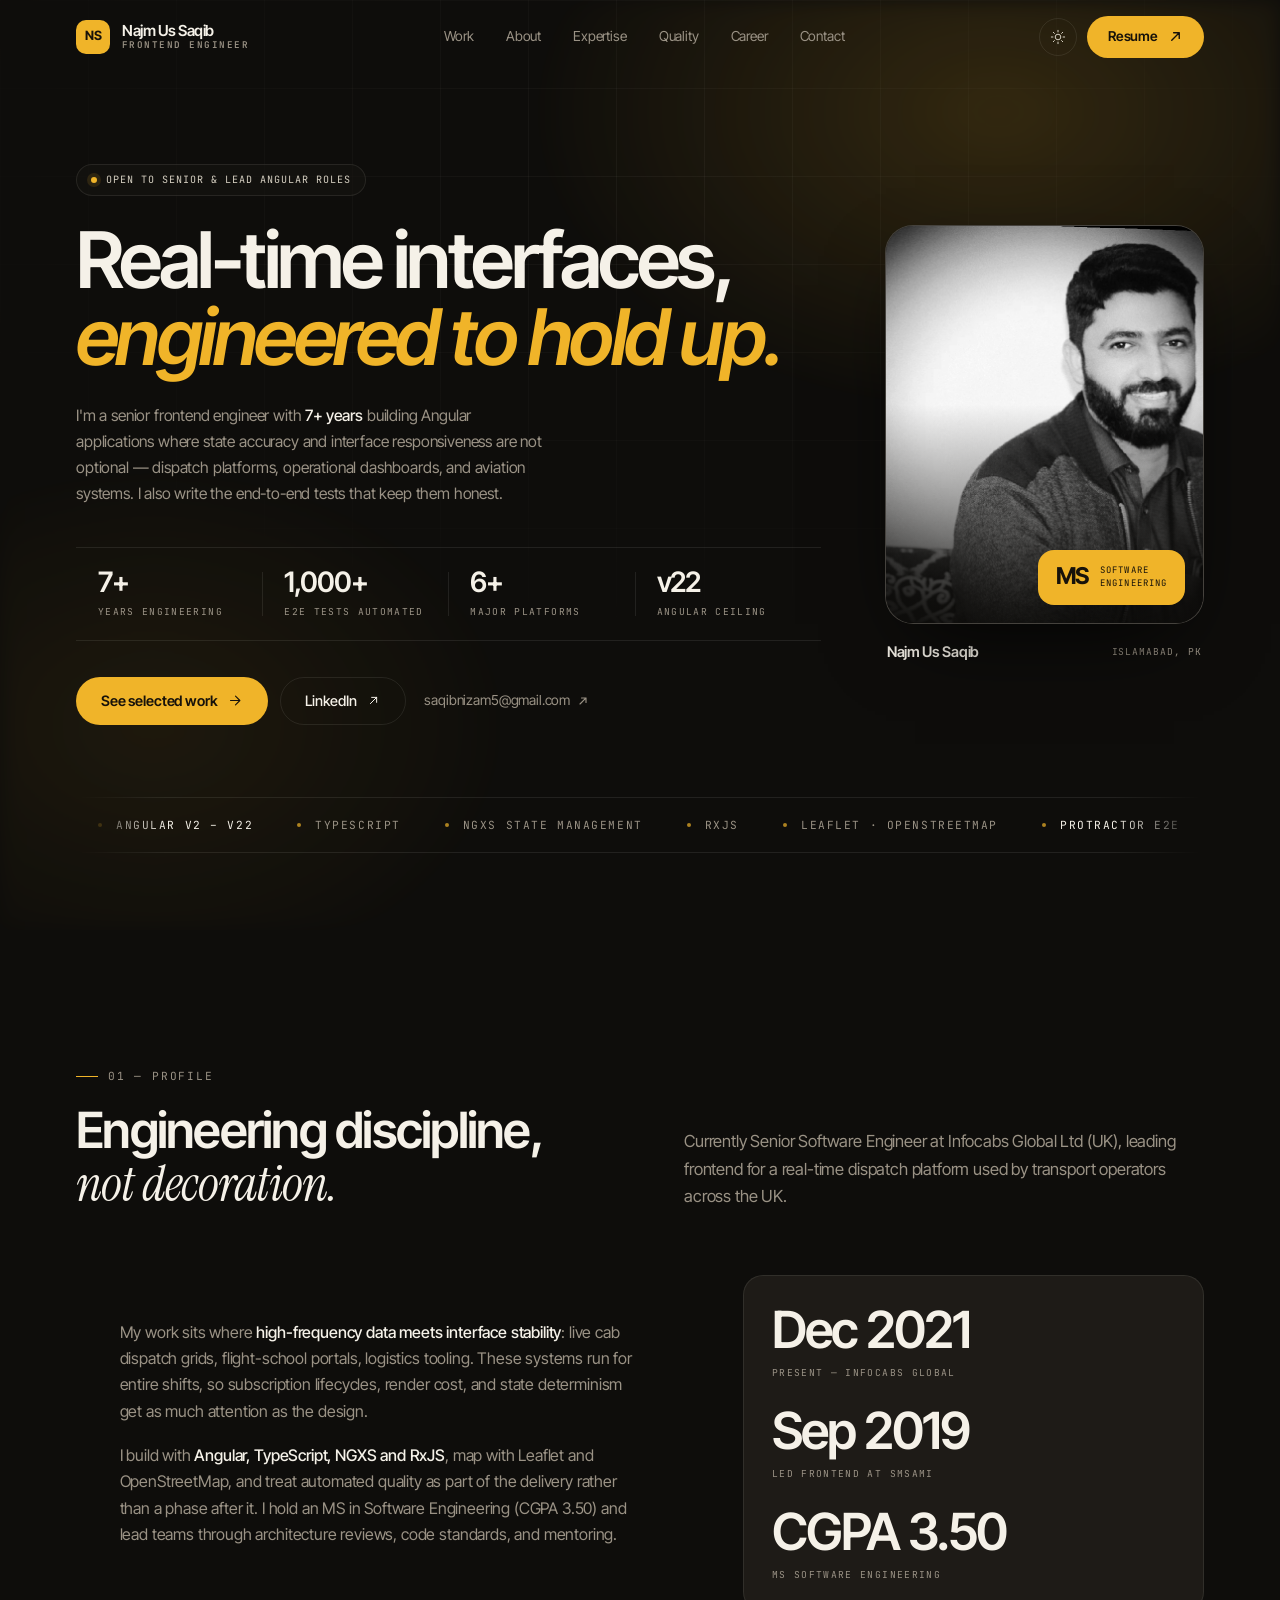
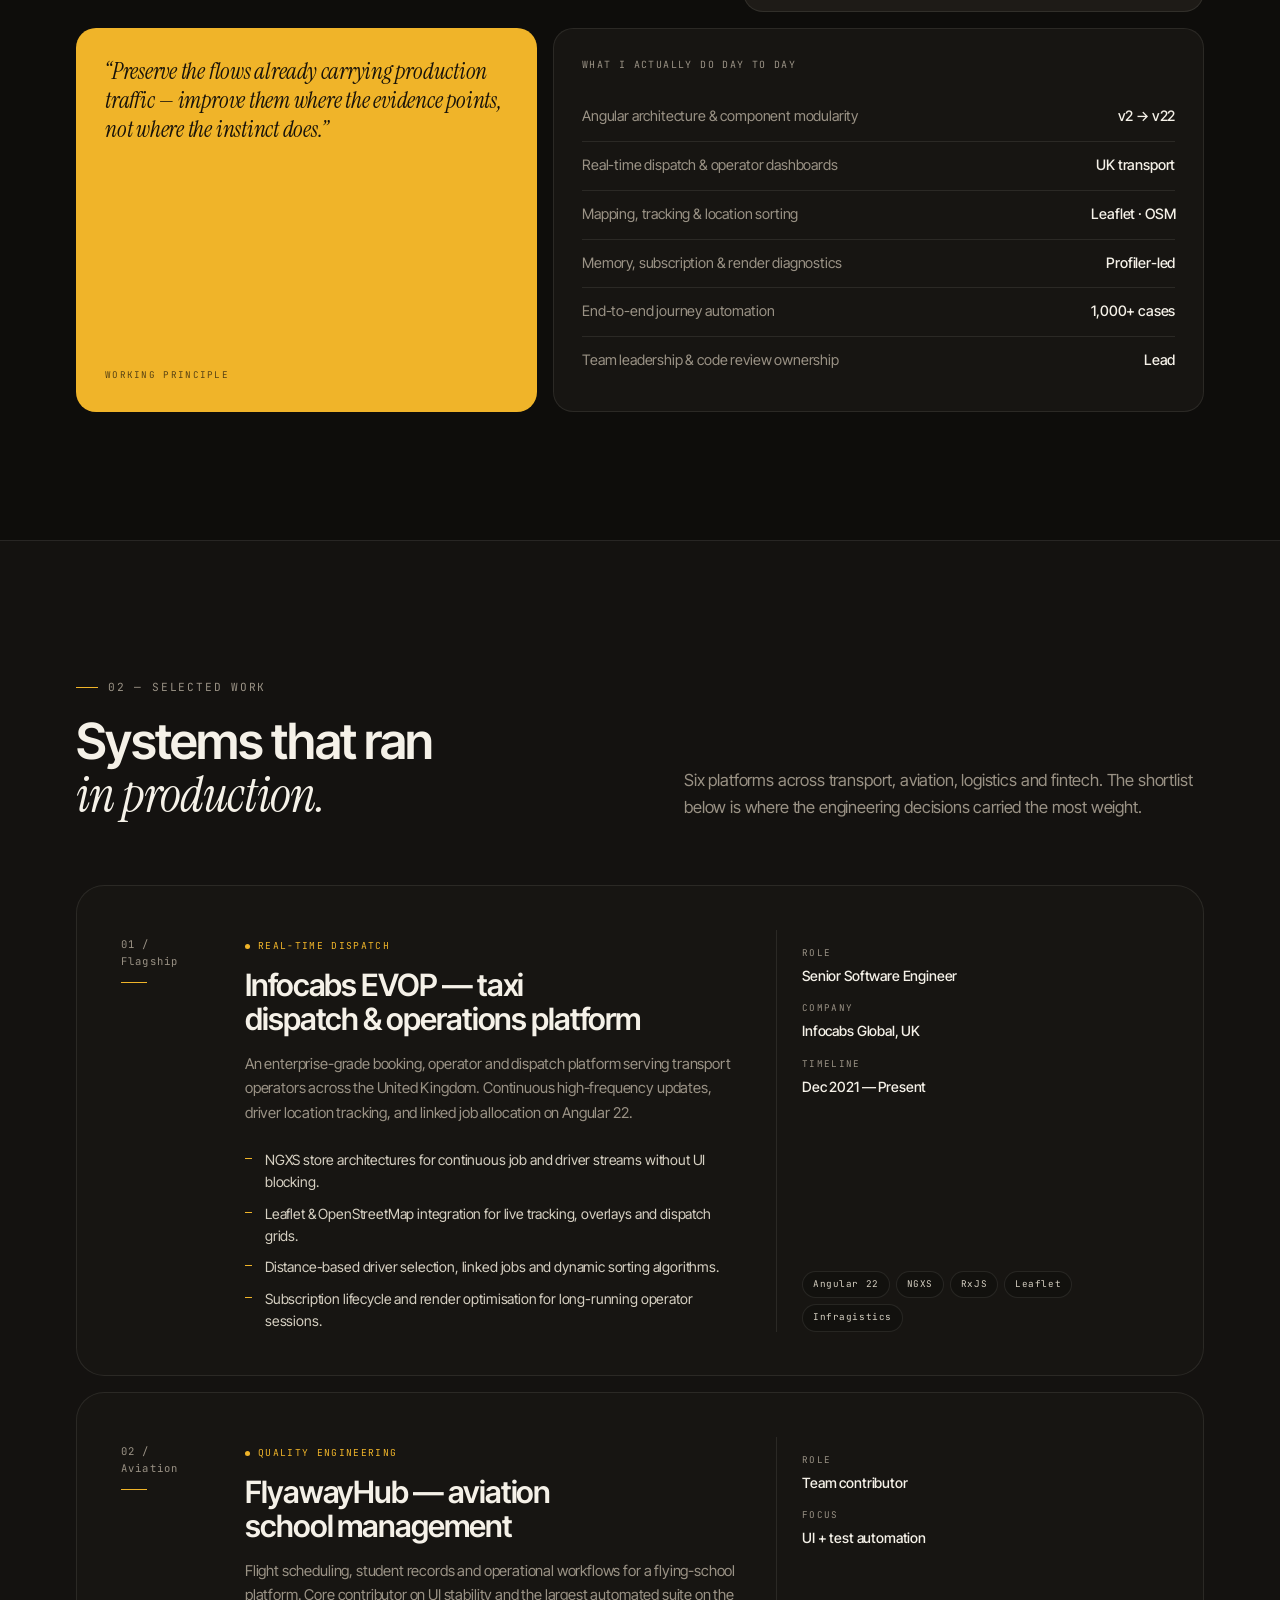
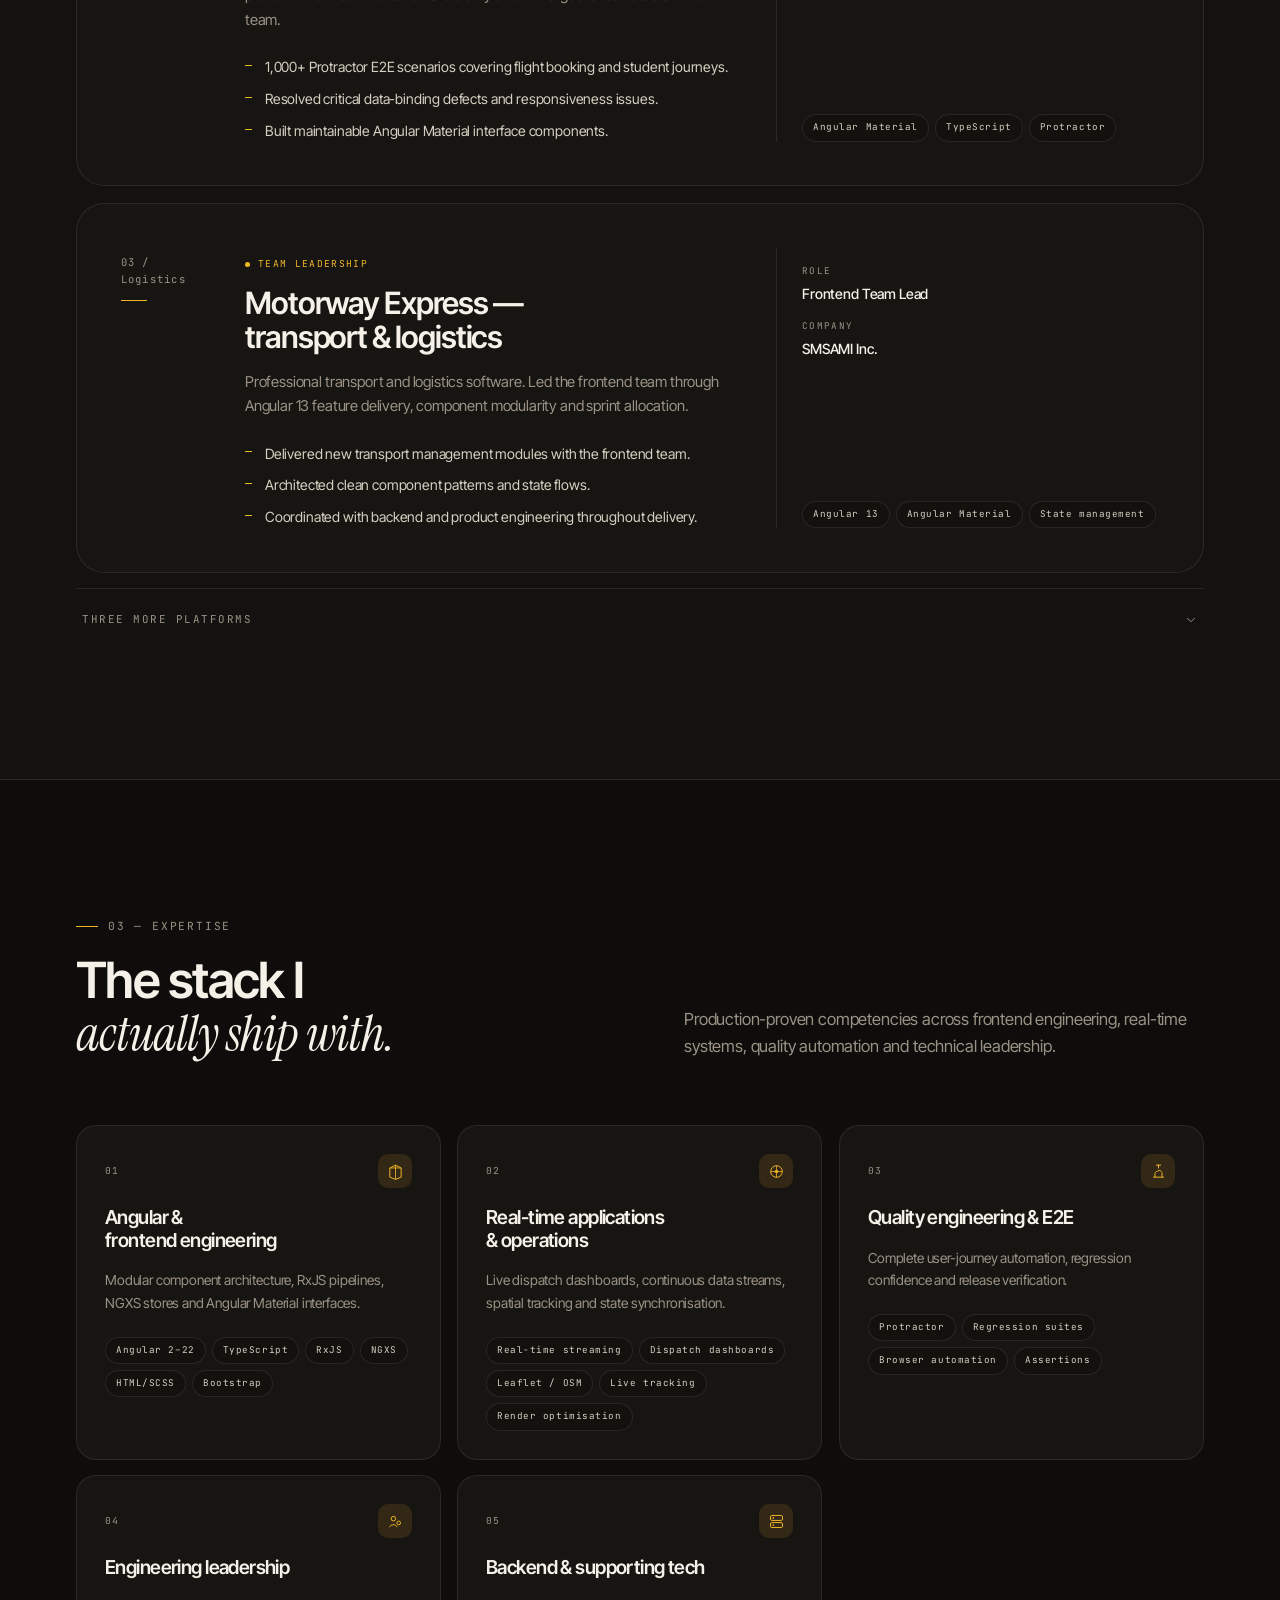
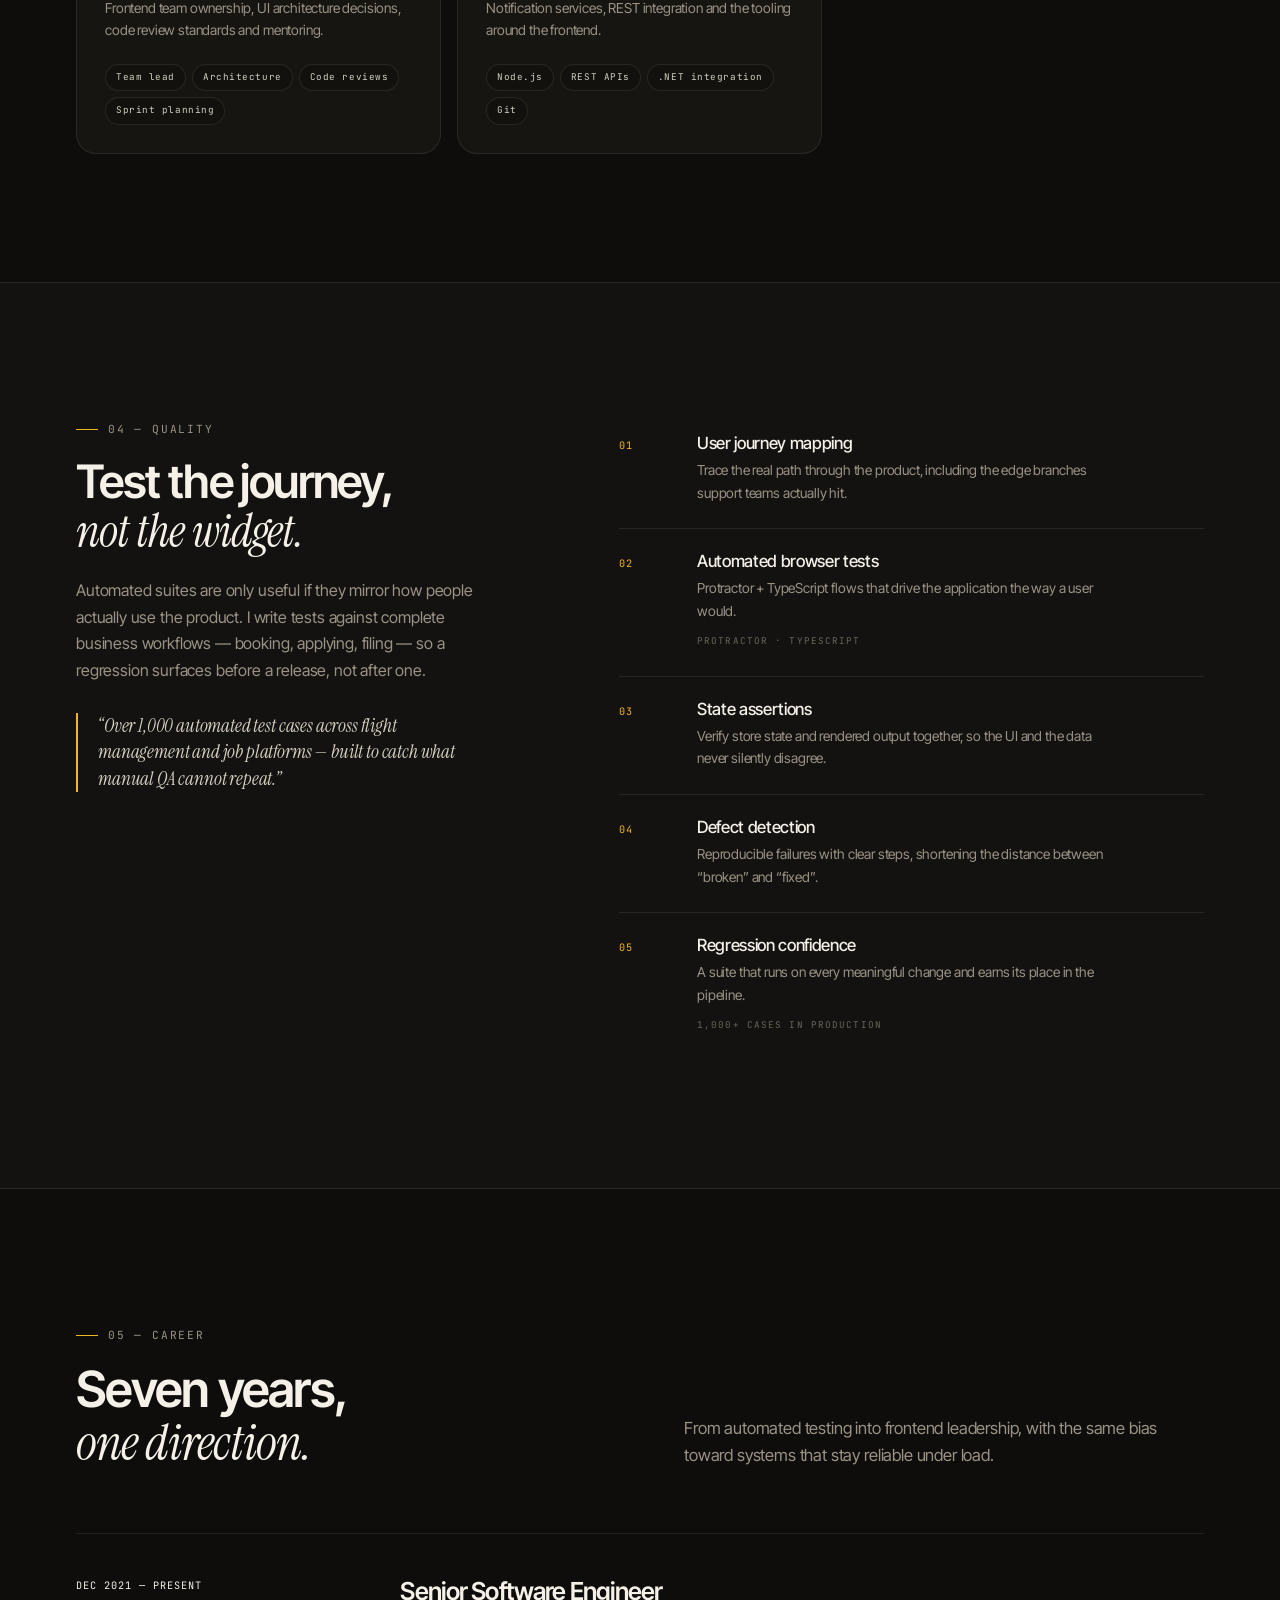
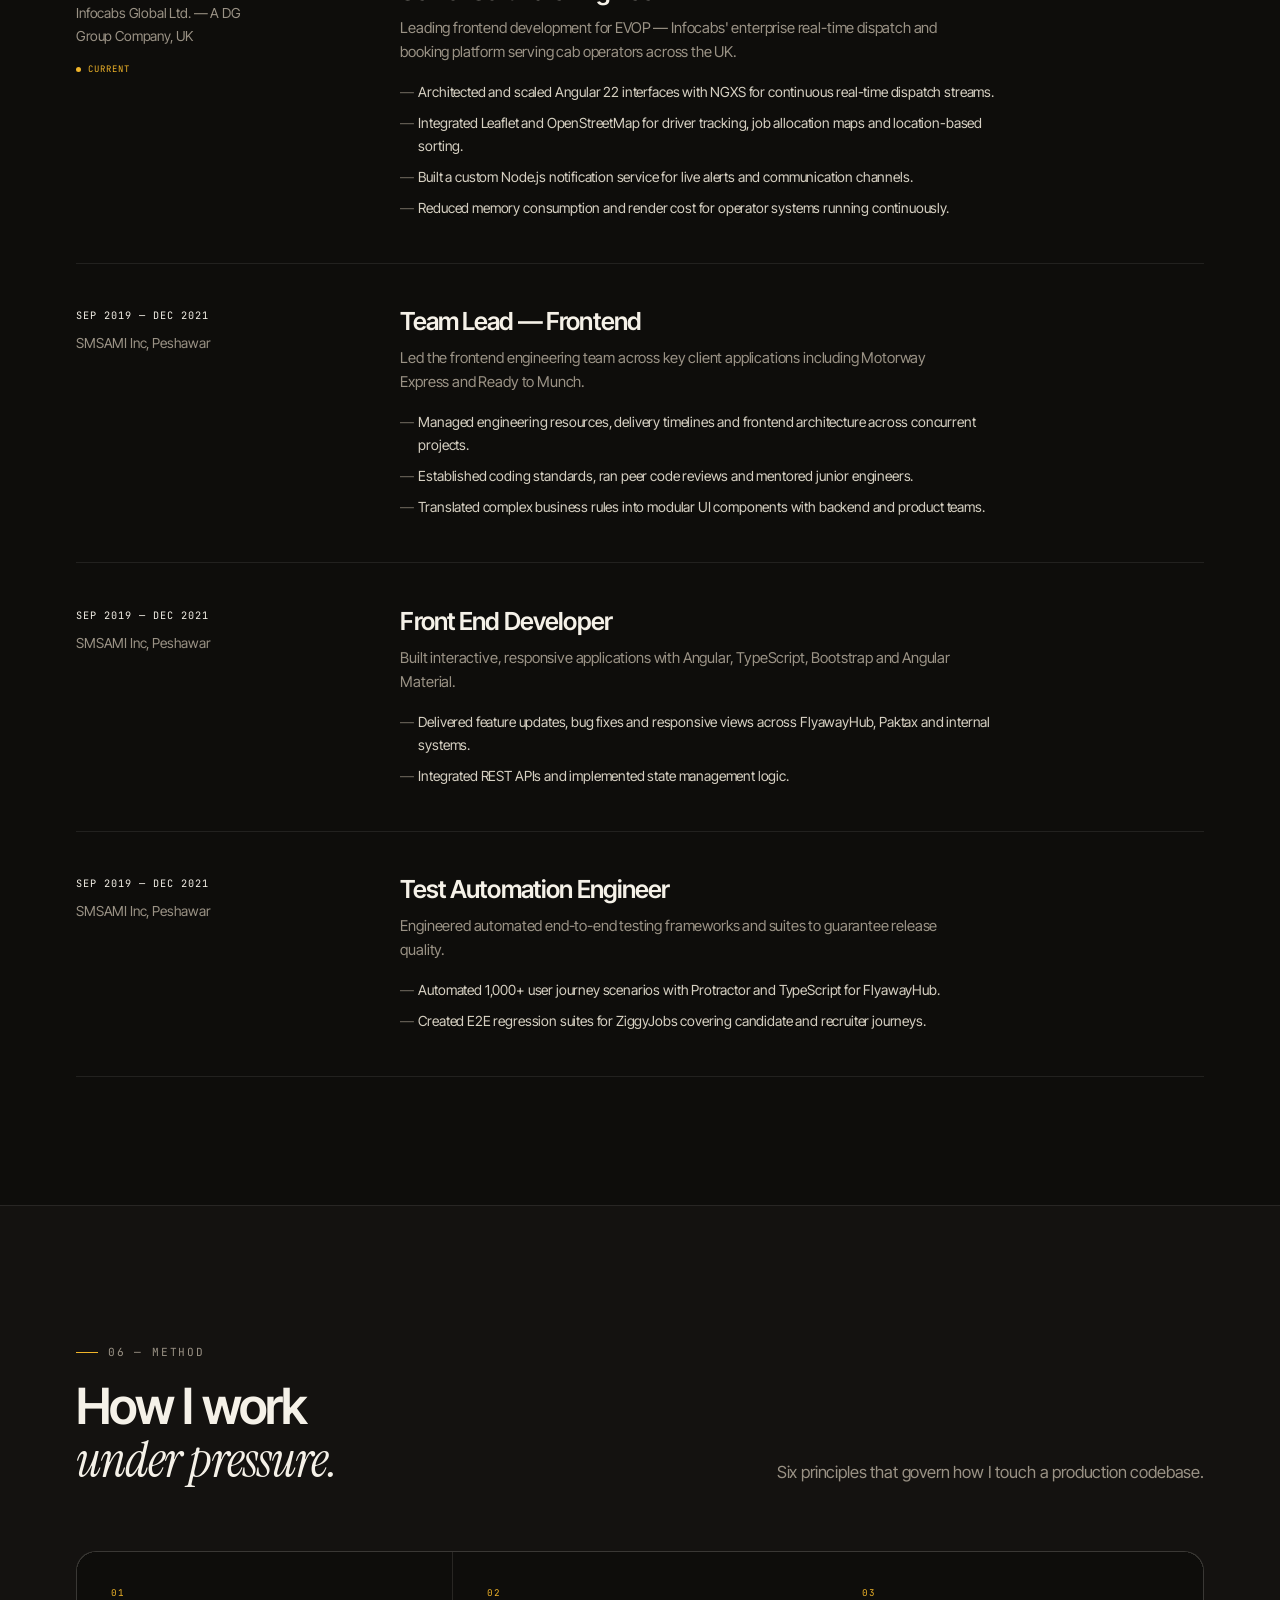
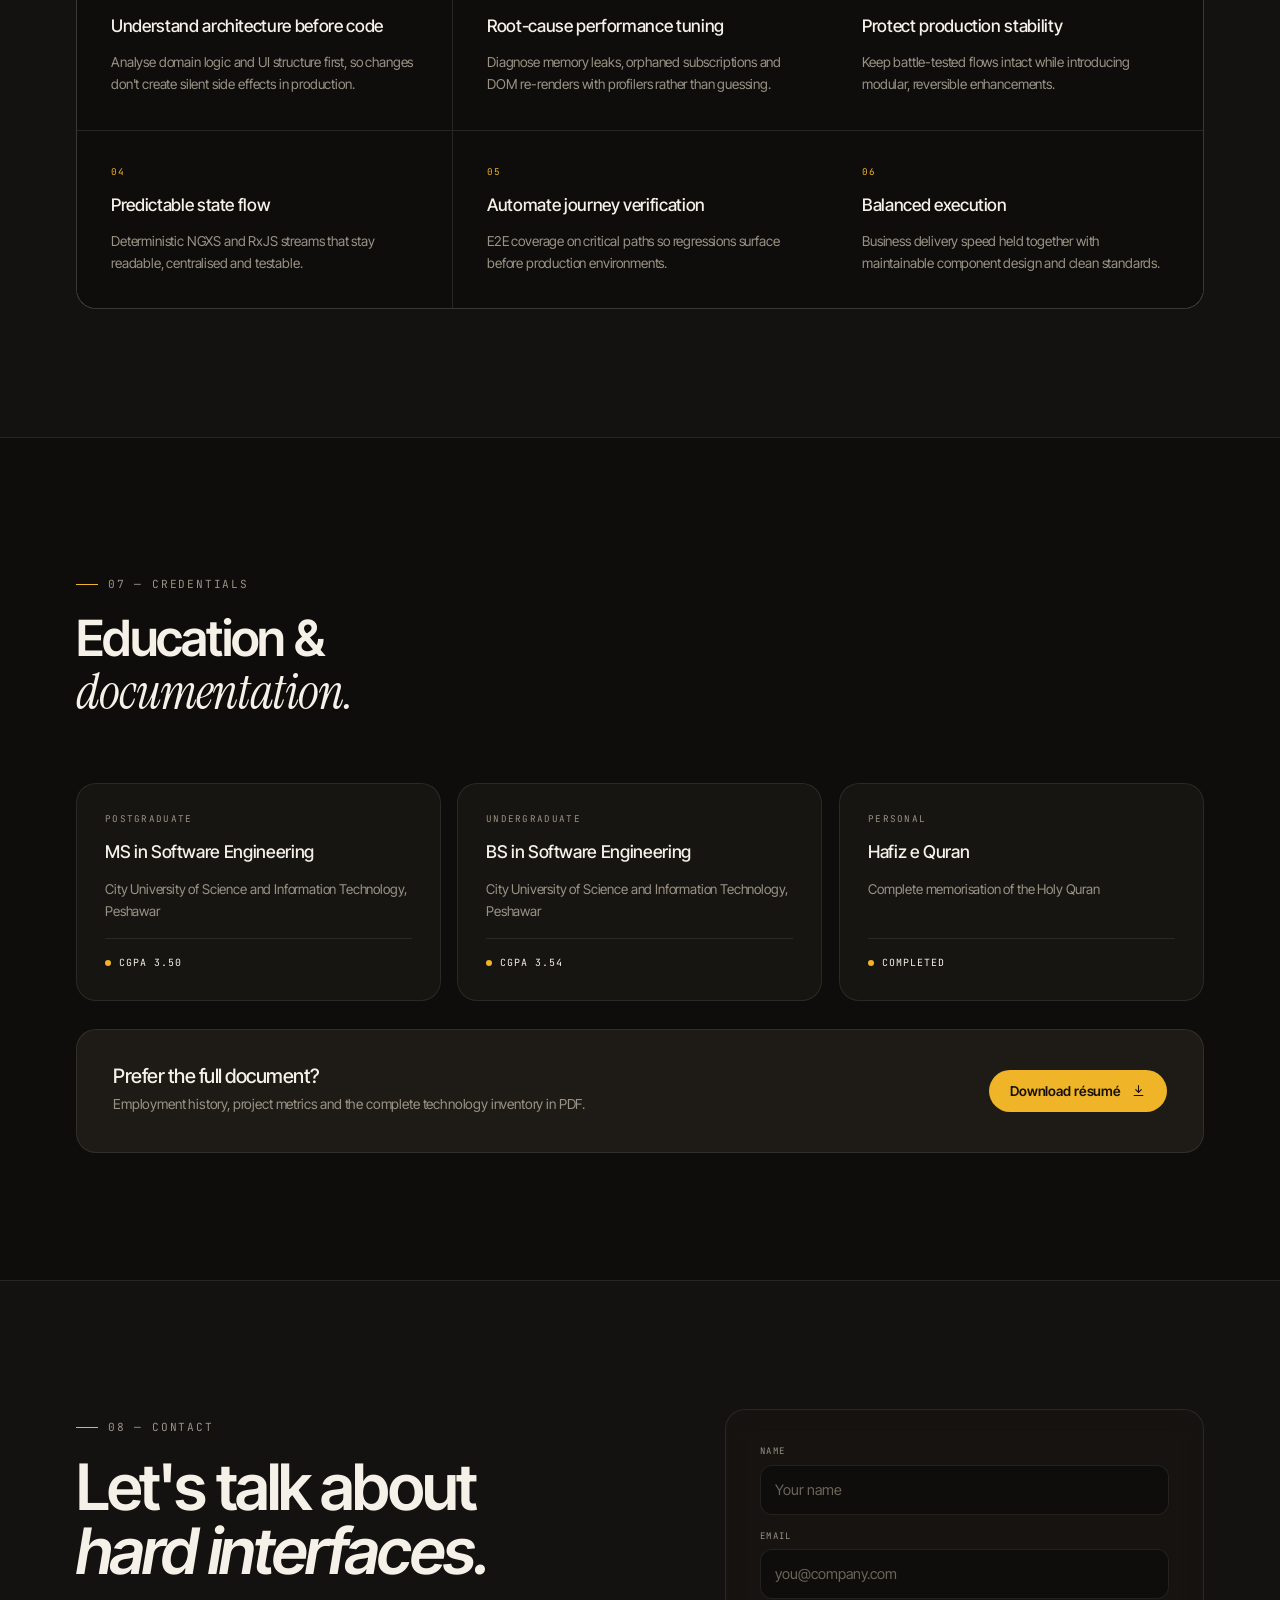
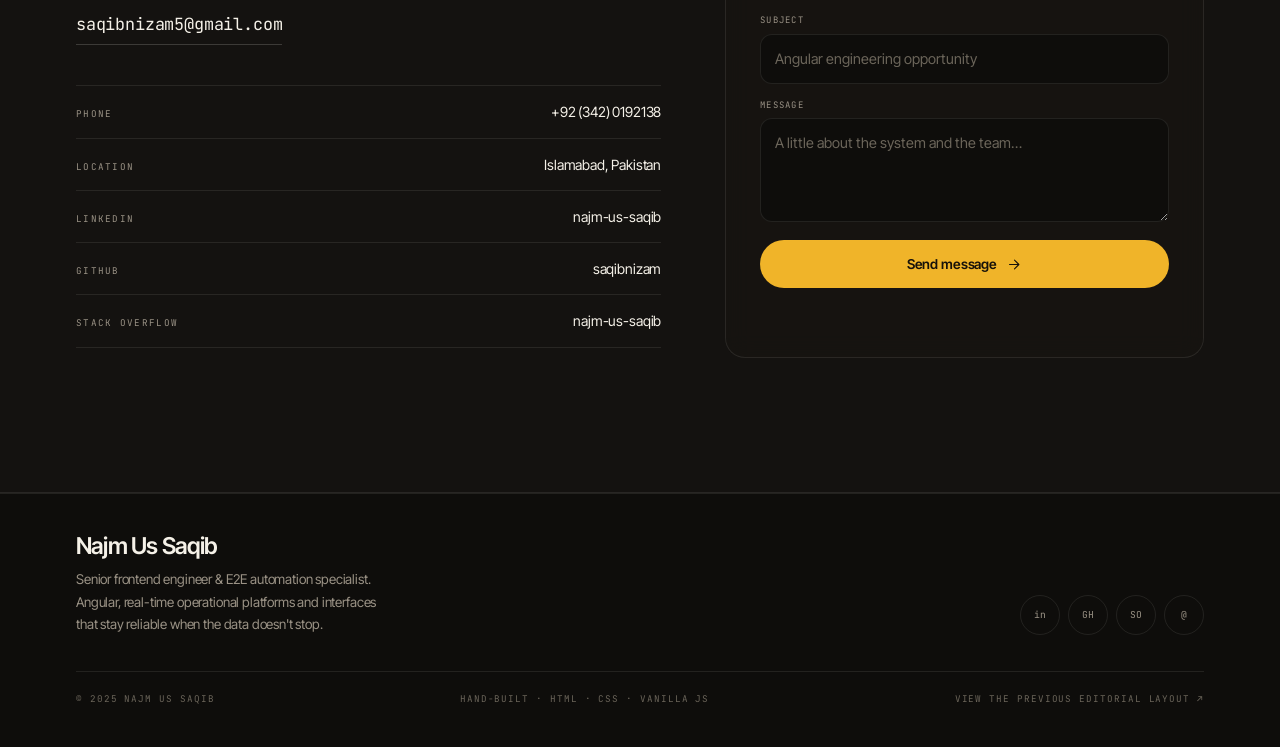
<file: index.html>
<!DOCTYPE html>
<html lang="en" data-theme="dark">

<head>
    <meta charset="UTF-8">
    <meta name="viewport" content="width=device-width, initial-scale=1.0">
    <title>Najm Us Saqib — Senior Frontend Engineer | Angular & Real-Time Systems</title>
    <meta name="description"
        content="Portfolio of Najm Us Saqib, Senior Frontend Engineer with 7+ years building real-time Angular applications, NGXS state architecture, Leaflet dispatch systems and E2E test automation.">
    <meta name="keywords"
        content="Najm Us Saqib, Angular Engineer, Frontend Developer, TypeScript, NGXS, RxJS, Leaflet, E2E Test Automation, Protractor, Real-Time Applications">
    <meta name="author" content="Najm Us Saqib">
    <link rel="canonical" href="https://saqibnizam.github.io/najm.saqib/">
    <meta name="theme-color" content="#0E0D0B">

    <script>
        (function () {
            try {
                var saved = localStorage.getItem('portfolio-theme-v3');
                if (saved === 'light' || saved === 'dark') {
                    document.documentElement.setAttribute('data-theme', saved);
                }
            } catch (e) { }
        })();
    </script>

    <link rel="preconnect" href="https://fonts.googleapis.com">
    <link rel="preconnect" href="https://fonts.gstatic.com" crossorigin>
    <link
        href="https://fonts.googleapis.com/css2?family=Inter+Tight:wght@300;400;500;600;700&family=Instrument+Serif:ital@0;1&family=JetBrains+Mono:wght@400;500&display=swap"
        rel="stylesheet">

    <meta property="og:type" content="website">
    <meta property="og:url" content="https://saqibnizam.github.io/najm.saqib/">
    <meta property="og:title" content="Najm Us Saqib — Senior Frontend Engineer">
    <meta property="og:description"
        content="Senior Frontend Engineer specializing in Angular, real-time dispatch systems, NGXS state architecture and E2E test automation.">
    <meta property="og:image" content="editprofile.png">

    <meta property="twitter:card" content="summary_large_image">
    <meta property="twitter:title" content="Najm Us Saqib — Senior Frontend Engineer">
    <meta property="twitter:description"
        content="Senior Frontend Engineer specializing in Angular, real-time dispatch systems, NGXS state architecture and E2E test automation.">
    <meta property="twitter:image" content="editprofile.png">

    <link rel="stylesheet" href="./assets/css/v3.css">

    <script type="application/ld+json">
    {
      "@context": "https://schema.org",
      "@type": "Person",
      "name": "Najm Us Saqib",
      "jobTitle": "Senior Frontend Engineer & E2E Test Automation Specialist",
      "url": "https://saqibnizam.github.io/najm.saqib/",
      "email": "mailto:saqibnizam5@gmail.com",
      "sameAs": [
        "https://linkedin.com/in/najm-us-saqib-557164185/",
        "https://github.com/saqibnizam"
      ],
      "knowsAbout": [
        "Angular",
        "TypeScript",
        "NGXS",
        "RxJS",
        "Protractor E2E Automation",
        "Real-Time Applications",
        "Leaflet Maps",
        "Frontend Architecture"
      ],
      "alumniOf": {
        "@type": "EducationalOrganization",
        "name": "City University of Science and Information Technology, Peshawar"
      }
    }
    </script>
</head>

<body>

    <div class="scroll-progress" aria-hidden="true">
        <div class="scroll-progress__bar" id="scrollBar"></div>
    </div>

    <header class="site-header" id="siteHeader">
        <div class="container">
            <nav class="nav" aria-label="Primary">
                <a href="#home" class="brand">
                    <span class="brand__mark">NS</span>
                    <span class="brand__name">
                        <strong>Najm Us Saqib</strong>
                        <span>Frontend Engineer</span>
                    </span>
                </a>

                <ul class="nav__links" id="navLinks">
                    <li><a href="#work" class="nav__link" data-section="work">Work</a></li>
                    <li><a href="#about" class="nav__link" data-section="about">About</a></li>
                    <li><a href="#expertise" class="nav__link" data-section="expertise">Expertise</a></li>
                    <li><a href="#quality" class="nav__link" data-section="quality">Quality</a></li>
                    <li><a href="#experience" class="nav__link" data-section="experience">Career</a></li>
                    <li><a href="#contact" class="nav__link" data-section="contact">Contact</a></li>
                </ul>

                <div class="nav__actions">
                    <button class="icon-btn" id="themeToggle" aria-label="Toggle color theme" title="Toggle theme">
                        <svg viewBox="0 0 24 24" fill="none" aria-hidden="true">
                            <circle cx="12" cy="12" r="4.2" stroke="currentColor" stroke-width="1.5" />
                            <path d="M12 2v2.4M12 19.6V22M2 12h2.4M19.6 12H22M4.9 4.9l1.7 1.7M17.4 17.4l1.7 1.7M19.1 4.9l-1.7 1.7M6.6 17.4l-1.7 1.7"
                                stroke="currentColor" stroke-width="1.5" stroke-linecap="round" />
                        </svg>
                    </button>

                    <a href="assets/NAJM-US-SAQIB.pdf" target="_blank" rel="noopener noreferrer"
                        class="btn btn--accent btn--nav-cta">
                        Resume
                        <svg viewBox="0 0 16 16" fill="none" aria-hidden="true">
                            <path d="M4 12L12 4M12 4H6M12 4v6" stroke="currentColor" stroke-width="1.5"
                                stroke-linecap="round" stroke-linejoin="round" />
                        </svg>
                    </a>

                    <button class="menu-btn" id="menuBtn" aria-label="Toggle navigation menu" aria-expanded="false">
                        <svg viewBox="0 0 24 24" fill="none" aria-hidden="true">
                            <path d="M4 8h16M4 16h16" stroke="currentColor" stroke-width="1.7" stroke-linecap="round" />
                        </svg>
                    </button>
                </div>
            </nav>
        </div>
    </header>

    <main>
        <!-- ===================== HERO ===================== -->
        <section id="home" class="hero">
            <div class="hero__aura" aria-hidden="true"></div>
            <div class="hero__grid" aria-hidden="true"></div>

            <div class="container">
                <div class="hero__inner">
                    <div>
                        <div class="status-pill">
                            <span class="dot"></span>
                            Open to Senior & Lead Angular roles
                        </div>

                        <h1>
                            Real-time interfaces,<br>
                            <em>engineered to hold up.</em>
                        </h1>

                        <p class="hero__bio">
                            I'm a senior frontend engineer with <strong>7+ years</strong> building Angular
                            applications where state accuracy and interface responsiveness are not optional —
                            dispatch platforms, operational dashboards, and aviation systems. I also write the
                            end-to-end tests that keep them honest.
                        </p>

                        <div class="hero__stats">
                            <div class="stat">
                                <span class="stat__value" data-count="7" data-suffix="+">7+</span>
                                <span class="stat__label">Years Engineering</span>
                            </div>
                            <div class="stat">
                                <span class="stat__value" data-count="1000" data-suffix="+">1,000+</span>
                                <span class="stat__label">E2E Tests Automated</span>
                            </div>
                            <div class="stat">
                                <span class="stat__value" data-count="6" data-suffix="+">6+</span>
                                <span class="stat__label">Major Platforms</span>
                            </div>
                            <div class="stat">
                                <span class="stat__value">v22</span>
                                <span class="stat__label">Angular Ceiling</span>
                            </div>
                        </div>

                        <div class="hero__actions">
                            <a href="#work" class="btn btn--accent">
                                See selected work
                                <svg viewBox="0 0 24 24" fill="none" aria-hidden="true">
                                    <path d="M4 12h15M12 5l7 7-7 7" stroke="currentColor" stroke-width="1.7"
                                        stroke-linecap="round" stroke-linejoin="round" />
                                </svg>
                            </a>
                            <a href="https://linkedin.com/in/najm-us-saqib-557164185/" target="_blank"
                                rel="noopener noreferrer" class="btn btn--ghost">
                                LinkedIn
                                <svg viewBox="0 0 24 24" fill="none" aria-hidden="true">
                                    <path d="M7 17L17 7M17 7H9M17 7v8" stroke="currentColor" stroke-width="1.6"
                                        stroke-linecap="round" stroke-linejoin="round" />
                                </svg>
                            </a>
                            <a href="mailto:saqibnizam5@gmail.com" class="link-quiet">
                                saqibnizam5@gmail.com
                                <svg viewBox="0 0 16 16" fill="none" aria-hidden="true">
                                    <path d="M4 12L12 4M12 4H6M12 4v6" stroke="currentColor" stroke-width="1.5"
                                        stroke-linecap="round" stroke-linejoin="round" />
                                </svg>
                            </a>
                        </div>
                    </div>

                    <div class="portrait">
                        <div class="portrait__frame">
                            <img src="editprofile.png" alt="Portrait of Najm Us Saqib" width="520" height="650">
                            <div class="portrait__badge">
                                <strong>MS</strong>
                                <span>Software<br>Engineering</span>
                            </div>
                        </div>
                        <div class="portrait__caption">
                            <strong>Najm Us Saqib</strong>
                            <span>Islamabad, PK</span>
                        </div>
                    </div>
                </div>
            </div>

            <div class="container">
                <div class="marquee" aria-label="Core technical stack">
                    <div class="marquee__track" id="marqueeTrack">
                        <span class="marquee__item marquee__item--strong"><i></i>Angular v2 – v22</span>
                        <span class="marquee__item"><i></i>TypeScript</span>
                        <span class="marquee__item"><i></i>NGXS State Management</span>
                        <span class="marquee__item"><i></i>RxJS</span>
                        <span class="marquee__item"><i></i>Leaflet · OpenStreetMap</span>
                        <span class="marquee__item marquee__item--strong"><i></i>Protractor E2E</span>
                        <span class="marquee__item"><i></i>Angular Material</span>
                        <span class="marquee__item"><i></i>Node.js Services</span>
                        <span class="marquee__item"><i></i>SCSS</span>
                        <span class="marquee__item"><i></i>Infragistics UI</span>
                    </div>
                </div>
            </div>
        </section>

        <!-- ===================== ABOUT ===================== -->
        <section id="about" class="section">
            <div class="container">
                <div class="section-head" data-reveal>
                    <div>
                        <span class="kicker">01 — Profile</span>
                        <h2 class="h2">Engineering discipline,<br><em>not decoration.</em></h2>
                    </div>
                    <div class="section-head__meta">
                        <p class="lead">
                            Currently Senior Software Engineer at Infocabs Global Ltd (UK), leading frontend for a
                            real-time dispatch platform used by transport operators across the UK.
                        </p>
                    </div>
                </div>

                <div class="bento">
                    <article class="tile tile--prose" data-reveal style="--delay:1">
                        <p>
                            My work sits where <strong>high-frequency data meets interface stability</strong>: live
                            cab dispatch grids, flight-school portals, logistics tooling. These systems run for
                            entire shifts, so subscription lifecycles, render cost, and state determinism get as
                            much attention as the design.
                        </p>
                        <p>
                            I build with <strong>Angular, TypeScript, NGXS and RxJS</strong>, map with
                            Leaflet and OpenStreetMap, and treat automated quality as part of the delivery rather
                            than a phase after it. I hold an MS in Software Engineering (CGPA 3.50) and lead
                            teams through architecture reviews, code standards, and mentoring.
                        </p>
                    </article>

                    <article class="tile tile--stat" data-reveal style="--delay:2">
                        <div>
                            <span class="stat__value">Dec 2021</span>
                            <span class="stat__label">Present — Infocabs Global</span>
                        </div>
                        <div>
                            <span class="stat__value">Sep 2019</span>
                            <span class="stat__label">Led frontend at SMSAMI</span>
                        </div>
                        <div>
                            <span class="stat__value">CGPA 3.50</span>
                            <span class="stat__label">MS Software Engineering</span>
                        </div>
                    </article>

                    <article class="tile tile--quote" data-reveal style="--delay:3">
                        <p>
                            “Preserve the flows already carrying production traffic — improve them
                            where the evidence points, not where the instinct does.”
                        </p>
                        <span>Working principle</span>
                    </article>

                    <article class="tile tile--list" data-reveal style="--delay:2">
                        <div class="tile__title">What I actually do day to day</div>
                        <ul class="fact-list">
                            <li>
                                <span>Angular architecture & component modularity</span>
                                <span>v2 → v22</span>
                            </li>
                            <li>
                                <span>Real-time dispatch & operator dashboards</span>
                                <span>UK transport</span>
                            </li>
                            <li>
                                <span>Mapping, tracking & location sorting</span>
                                <span>Leaflet · OSM</span>
                            </li>
                            <li>
                                <span>Memory, subscription & render diagnostics</span>
                                <span>Profiler-led</span>
                            </li>
                            <li>
                                <span>End-to-end journey automation</span>
                                <span>1,000+ cases</span>
                            </li>
                            <li>
                                <span>Team leadership & code review ownership</span>
                                <span>Lead</span>
                            </li>
                        </ul>
                    </article>
                </div>
            </div>
        </section>

        <!-- ===================== WORK ===================== -->
        <section id="work" class="section section--soft">
            <div class="container">
                <div class="section-head" data-reveal>
                    <div>
                        <span class="kicker">02 — Selected work</span>
                        <h2 class="h2">Systems that ran<br><em>in production.</em></h2>
                    </div>
                    <div class="section-head__meta">
                        <p class="lead">
                            Six platforms across transport, aviation, logistics and fintech. The shortlist below
                            is where the engineering decisions carried the most weight.
                        </p>
                    </div>
                </div>

                <div class="work-list">
                    <article class="work-card" data-reveal>
                        <div class="work-card__index">01 / Flagship</div>
                        <div class="work-card__body">
                            <span class="work-card__tag"><i></i>Real-time dispatch</span>
                            <h3>Infocabs EVOP — taxi dispatch & operations platform</h3>
                            <p class="work-card__desc">
                                An enterprise-grade booking, operator and dispatch platform serving transport
                                operators across the United Kingdom. Continuous high-frequency updates, driver
                                location tracking, and linked job allocation on Angular 22.
                            </p>
                            <ul class="work-card__points">
                                <li>NGXS store architectures for continuous job and driver streams without UI blocking.</li>
                                <li>Leaflet & OpenStreetMap integration for live tracking, overlays and dispatch grids.</li>
                                <li>Distance-based driver selection, linked jobs and dynamic sorting algorithms.</li>
                                <li>Subscription lifecycle and render optimisation for long-running operator sessions.</li>
                            </ul>
                        </div>
                        <aside class="work-card__aside">
                            <dl class="work-card__meta">
                                <div>
                                    <dt>Role</dt>
                                    <dd>Senior Software Engineer</dd>
                                </div>
                                <div>
                                    <dt>Company</dt>
                                    <dd>Infocabs Global, UK</dd>
                                </div>
                                <div>
                                    <dt>Timeline</dt>
                                    <dd>Dec 2021 — Present</dd>
                                </div>
                            </dl>
                            <div class="tag-row">
                                <span class="chip">Angular 22</span>
                                <span class="chip">NGXS</span>
                                <span class="chip">RxJS</span>
                                <span class="chip">Leaflet</span>
                                <span class="chip">Infragistics</span>
                            </div>
                        </aside>
                    </article>

                    <article class="work-card" data-reveal>
                        <div class="work-card__index">02 / Aviation</div>
                        <div class="work-card__body">
                            <span class="work-card__tag"><i></i>Quality engineering</span>
                            <h3>FlyawayHub — aviation school management</h3>
                            <p class="work-card__desc">
                                Flight scheduling, student records and operational workflows for a flying-school
                                platform. Core contributor on UI stability and the largest automated suite on the
                                team.
                            </p>
                            <ul class="work-card__points">
                                <li>1,000+ Protractor E2E scenarios covering flight booking and student journeys.</li>
                                <li>Resolved critical data-binding defects and responsiveness issues.</li>
                                <li>Built maintainable Angular Material interface components.</li>
                            </ul>
                        </div>
                        <aside class="work-card__aside">
                            <dl class="work-card__meta">
                                <div>
                                    <dt>Role</dt>
                                    <dd>Team contributor</dd>
                                </div>
                                <div>
                                    <dt>Focus</dt>
                                    <dd>UI + test automation</dd>
                                </div>
                            </dl>
                            <div class="tag-row">
                                <span class="chip">Angular Material</span>
                                <span class="chip">TypeScript</span>
                                <span class="chip">Protractor</span>
                            </div>
                        </aside>
                    </article>

                    <article class="work-card" data-reveal>
                        <div class="work-card__index">03 / Logistics</div>
                        <div class="work-card__body">
                            <span class="work-card__tag"><i></i>Team leadership</span>
                            <h3>Motorway Express — transport & logistics</h3>
                            <p class="work-card__desc">
                                Professional transport and logistics software. Led the frontend team through
                                Angular 13 feature delivery, component modularity and sprint allocation.
                            </p>
                            <ul class="work-card__points">
                                <li>Delivered new transport management modules with the frontend team.</li>
                                <li>Architected clean component patterns and state flows.</li>
                                <li>Coordinated with backend and product engineering throughout delivery.</li>
                            </ul>
                        </div>
                        <aside class="work-card__aside">
                            <dl class="work-card__meta">
                                <div>
                                    <dt>Role</dt>
                                    <dd>Frontend Team Lead</dd>
                                </div>
                                <div>
                                    <dt>Company</dt>
                                    <dd>SMSAMI Inc.</dd>
                                </div>
                            </dl>
                            <div class="tag-row">
                                <span class="chip">Angular 13</span>
                                <span class="chip">Angular Material</span>
                                <span class="chip">State management</span>
                            </div>
                        </aside>
                    </article>
                </div>

                <div class="more-work" id="moreWork">
                    <button class="more-work__toggle" id="moreWorkToggle" aria-expanded="false" aria-controls="moreWorkPanel">
                        <span>Three more platforms</span>
                        <svg viewBox="0 0 24 24" fill="none" aria-hidden="true">
                            <path d="m6 9 6 6 6-6" stroke="currentColor" stroke-width="1.7" stroke-linecap="round"
                                stroke-linejoin="round" />
                        </svg>
                    </button>

                    <div class="more-work__panel" id="moreWorkPanel">
                        <div class="more-work__inner">
                            <article class="work-row">
                                <div>
                                    <h4>ZiggyJobs — job platform for Canadian transport</h4>
                                    <p>Test Automation Specialist · Protractor regression suites</p>
                                </div>
                                <p>Candidate & recruiter journeys verified before each release.</p>
                                <div class="work-row__tech">
                                    <span class="chip">Angular 7</span>
                                    <span class="chip">Protractor</span>
                                    <span class="chip">Bootstrap</span>
                                </div>
                            </article>

                            <article class="work-row">
                                <div>
                                    <h4>Ready to Munch — food ordering platform</h4>
                                    <p>Frontend Team Lead · ordering workflows & menu tooling</p>
                                </div>
                                <p>Rendering and responsiveness work across the customer journey.</p>
                                <div class="work-row__tech">
                                    <span class="chip">Angular Material</span>
                                    <span class="chip">SCSS</span>
                                </div>
                            </article>

                            <article class="work-row">
                                <div>
                                    <h4>Paktax — tax return filing portal</h4>
                                    <p>Frontend Developer · step-by-step filing with live validation</p>
                                </div>
                                <p>Tax calculation state managed through the NGXS store.</p>
                                <div class="work-row__tech">
                                    <span class="chip">Angular 8</span>
                                    <span class="chip">NGXS</span>
                                </div>
                            </article>

                            <article class="work-row">
                                <div>
                                    <h4>Aviation MIS — management information system</h4>
                                    <p>Frontend Engineer · reporting dashboards & data tables</p>
                                </div>
                                <p>REST integrations and responsive tablet/desktop layouts.</p>
                                <div class="work-row__tech">
                                    <span class="chip">Angular 12</span>
                                    <span class="chip">REST APIs</span>
                                </div>
                            </article>
                        </div>
                    </div>
                </div>
            </div>
        </section>

        <!-- ===================== EXPERTISE ===================== -->
        <section id="expertise" class="section">
            <div class="container">
                <div class="section-head" data-reveal>
                    <div>
                        <span class="kicker">03 — Expertise</span>
                        <h2 class="h2">The stack I<br><em>actually ship with.</em></h2>
                    </div>
                    <div class="section-head__meta">
                        <p class="lead">
                            Production-proven competencies across frontend engineering, real-time systems, quality
                            automation and technical leadership.
                        </p>
                    </div>
                </div>

                <div class="expertise-grid">
                    <article class="expertise-card" data-reveal>
                        <div class="expertise-card__top">
                            <span class="expertise-card__num">01</span>
                            <span class="expertise-card__icon">
                                <svg viewBox="0 0 24 24" fill="none" aria-hidden="true">
                                    <path d="M4 20V7l8-4 8 4v13l-8 3.2L4 20Z" stroke="currentColor"
                                        stroke-width="1.4" stroke-linejoin="round" />
                                    <path d="M4 7 20 7M12 3v20" stroke="currentColor" stroke-width="1.2" />
                                </svg>
                            </span>
                        </div>
                        <h3>Angular & frontend engineering</h3>
                        <p>Modular component architecture, RxJS pipelines, NGXS stores and Angular Material interfaces.</p>
                        <div class="tag-row">
                            <span class="chip">Angular 2–22</span>
                            <span class="chip">TypeScript</span>
                            <span class="chip">RxJS</span>
                            <span class="chip">NGXS</span>
                            <span class="chip">HTML/SCSS</span>
                            <span class="chip">Bootstrap</span>
                        </div>
                    </article>

                    <article class="expertise-card" data-reveal style="--delay:1">
                        <div class="expertise-card__top">
                            <span class="expertise-card__num">02</span>
                            <span class="expertise-card__icon">
                                <svg viewBox="0 0 24 24" fill="none" aria-hidden="true">
                                    <circle cx="12" cy="12" r="8.2" stroke="currentColor" stroke-width="1.4" />
                                    <path d="M12 3.8v16.4M3.8 12h16.4" stroke="currentColor" stroke-width="1.1" />
                                    <circle cx="12" cy="12" r="2.4" fill="currentColor" />
                                </svg>
                            </span>
                        </div>
                        <h3>Real-time applications & operations</h3>
                        <p>Live dispatch dashboards, continuous data streams, spatial tracking and state synchronisation.</p>
                        <div class="tag-row">
                            <span class="chip">Real-time streaming</span>
                            <span class="chip">Dispatch dashboards</span>
                            <span class="chip">Leaflet / OSM</span>
                            <span class="chip">Live tracking</span>
                            <span class="chip">Render optimisation</span>
                        </div>
                    </article>

                    <article class="expertise-card" data-reveal style="--delay:2">
                        <div class="expertise-card__top">
                            <span class="expertise-card__num">03</span>
                            <span class="expertise-card__icon">
                                <svg viewBox="0 0 24 24" fill="none" aria-hidden="true">
                                    <path d="M9 3h6M12 3v4M5 20h14M7 20v-4.2c0-2 1.4-3.6 3.2-4.2l3.6-1.2c1.8.6 3.2 2.2 3.2 4.2V20"
                                        stroke="currentColor" stroke-width="1.4" stroke-linecap="round" />
                                </svg>
                            </span>
                        </div>
                        <h3>Quality engineering & E2E</h3>
                        <p>Complete user-journey automation, regression confidence and release verification.</p>
                        <div class="tag-row">
                            <span class="chip">Protractor</span>
                            <span class="chip">Regression suites</span>
                            <span class="chip">Browser automation</span>
                            <span class="chip">Assertions</span>
                        </div>
                    </article>

                    <article class="expertise-card" data-reveal style="--delay:3">
                        <div class="expertise-card__top">
                            <span class="expertise-card__num">04</span>
                            <span class="expertise-card__icon">
                                <svg viewBox="0 0 24 24" fill="none" aria-hidden="true">
                                    <circle cx="9" cy="8" r="3.2" stroke="currentColor" stroke-width="1.4" />
                                    <circle cx="16.5" cy="14" r="2.6" stroke="currentColor" stroke-width="1.4" />
                                    <path d="M4 20c0-2 2.2-3.4 5-3.4s5 1.4 5 3.4" stroke="currentColor"
                                        stroke-width="1.4" />
                                </svg>
                            </span>
                        </div>
                        <h3>Engineering leadership</h3>
                        <p>Frontend team ownership, UI architecture decisions, code review standards and mentoring.</p>
                        <div class="tag-row">
                            <span class="chip">Team lead</span>
                            <span class="chip">Architecture</span>
                            <span class="chip">Code reviews</span>
                            <span class="chip">Sprint planning</span>
                        </div>
                    </article>

                    <article class="expertise-card" data-reveal style="--delay:4">
                        <div class="expertise-card__top">
                            <span class="expertise-card__num">05</span>
                            <span class="expertise-card__icon">
                                <svg viewBox="0 0 24 24" fill="none" aria-hidden="true">
                                    <rect x="3.5" y="3.5" width="17" height="7" rx="2" stroke="currentColor"
                                        stroke-width="1.4" />
                                    <rect x="3.5" y="13.5" width="17" height="7" rx="2" stroke="currentColor"
                                        stroke-width="1.4" />
                                    <path d="M7.5 7h.01M7.5 17h.01" stroke="currentColor" stroke-width="2.4"
                                        stroke-linecap="round" />
                                </svg>
                            </span>
                        </div>
                        <h3>Backend & supporting tech</h3>
                        <p>Notification services, REST integration and the tooling around the frontend.</p>
                        <div class="tag-row">
                            <span class="chip">Node.js</span>
                            <span class="chip">REST APIs</span>
                            <span class="chip">.NET integration</span>
                            <span class="chip">Git</span>
                        </div>
                    </article>
                </div>
            </div>
        </section>

        <!-- ===================== QUALITY ===================== -->
        <section id="quality" class="section section--soft">
            <div class="container">
                <div class="split">
                    <div class="split__sticky" data-reveal>
                        <span class="kicker">04 — Quality</span>
                        <h2 class="h2">Test the journey,<br><em>not the widget.</em></h2>
                        <p>
                            Automated suites are only useful if they mirror how people actually use the product.
                            I write tests against complete business workflows — booking, applying, filing — so a
                            regression surfaces before a release, not after one.
                        </p>
                        <blockquote class="quote-block">
                            “Over 1,000 automated test cases across flight management and job platforms — built
                            to catch what manual QA cannot repeat.”
                        </blockquote>
                    </div>

                    <div class="process" data-reveal style="--delay:1">
                        <article class="process-step">
                            <span class="process-step__num">01</span>
                            <div>
                                <h3>User journey mapping</h3>
                                <p>Trace the real path through the product, including the edge branches support teams
                                    actually hit.</p>
                            </div>
                        </article>
                        <article class="process-step">
                            <span class="process-step__num">02</span>
                            <div>
                                <h3>Automated browser tests</h3>
                                <p>Protractor + TypeScript flows that drive the application the way a user would.</p>
                                <span class="process-step__count">Protractor · TypeScript</span>
                            </div>
                        </article>
                        <article class="process-step">
                            <span class="process-step__num">03</span>
                            <div>
                                <h3>State assertions</h3>
                                <p>Verify store state and rendered output together, so the UI and the data never
                                    silently disagree.</p>
                            </div>
                        </article>
                        <article class="process-step">
                            <span class="process-step__num">04</span>
                            <div>
                                <h3>Defect detection</h3>
                                <p>Reproducible failures with clear steps, shortening the distance between
                                    “broken” and “fixed”.</p>
                            </div>
                        </article>
                        <article class="process-step">
                            <span class="process-step__num">05</span>
                            <div>
                                <h3>Regression confidence</h3>
                                <p>A suite that runs on every meaningful change and earns its place in the pipeline.</p>
                                <span class="process-step__count">1,000+ cases in production</span>
                            </div>
                        </article>
                    </div>
                </div>
            </div>
        </section>

        <!-- ===================== EXPERIENCE ===================== -->
        <section id="experience" class="section">
            <div class="container">
                <div class="section-head" data-reveal>
                    <div>
                        <span class="kicker">05 — Career</span>
                        <h2 class="h2">Seven years,<br><em>one direction.</em></h2>
                    </div>
                    <div class="section-head__meta">
                        <p class="lead">
                            From automated testing into frontend leadership, with the same bias toward systems
                            that stay reliable under load.
                        </p>
                    </div>
                </div>

                <div class="timeline">
                    <article class="timeline-item" data-reveal>
                        <div class="timeline-item__side">
                            <span class="timeline-item__date">Dec 2021 — Present</span>
                            <span class="timeline-item__company">Infocabs Global Ltd. — A DG Group Company, UK</span>
                            <span class="timeline-item__now"><i></i>Current</span>
                        </div>
                        <div>
                            <h3>Senior Software Engineer</h3>
                            <p>
                                Leading frontend development for EVOP — Infocabs' enterprise real-time dispatch and
                                booking platform serving cab operators across the UK.
                            </p>
                            <ul>
                                <li>Architected and scaled Angular 22 interfaces with NGXS for continuous real-time
                                    dispatch streams.</li>
                                <li>Integrated Leaflet and OpenStreetMap for driver tracking, job allocation maps and
                                    location-based sorting.</li>
                                <li>Built a custom Node.js notification service for live alerts and communication
                                    channels.</li>
                                <li>Reduced memory consumption and render cost for operator systems running
                                    continuously.</li>
                            </ul>
                        </div>
                    </article>

                    <article class="timeline-item" data-reveal>
                        <div class="timeline-item__side">
                            <span class="timeline-item__date">Sep 2019 — Dec 2021</span>
                            <span class="timeline-item__company">SMSAMI Inc, Peshawar</span>
                        </div>
                        <div>
                            <h3>Team Lead — Frontend</h3>
                            <p>
                                Led the frontend engineering team across key client applications including Motorway
                                Express and Ready to Munch.
                            </p>
                            <ul>
                                <li>Managed engineering resources, delivery timelines and frontend architecture across
                                    concurrent projects.</li>
                                <li>Established coding standards, ran peer code reviews and mentored junior
                                    engineers.</li>
                                <li>Translated complex business rules into modular UI components with backend and
                                    product teams.</li>
                            </ul>
                        </div>
                    </article>

                    <article class="timeline-item" data-reveal>
                        <div class="timeline-item__side">
                            <span class="timeline-item__date">Sep 2019 — Dec 2021</span>
                            <span class="timeline-item__company">SMSAMI Inc, Peshawar</span>
                        </div>
                        <div>
                            <h3>Front End Developer</h3>
                            <p>
                                Built interactive, responsive applications with Angular, TypeScript, Bootstrap and
                                Angular Material.
                            </p>
                            <ul>
                                <li>Delivered feature updates, bug fixes and responsive views across FlyawayHub, Paktax
                                    and internal systems.</li>
                                <li>Integrated REST APIs and implemented state management logic.</li>
                            </ul>
                        </div>
                    </article>

                    <article class="timeline-item" data-reveal>
                        <div class="timeline-item__side">
                            <span class="timeline-item__date">Sep 2019 — Dec 2021</span>
                            <span class="timeline-item__company">SMSAMI Inc, Peshawar</span>
                        </div>
                        <div>
                            <h3>Test Automation Engineer</h3>
                            <p>
                                Engineered automated end-to-end testing frameworks and suites to guarantee release
                                quality.
                            </p>
                            <ul>
                                <li>Automated 1,000+ user journey scenarios with Protractor and TypeScript for
                                    FlyawayHub.</li>
                                <li>Created E2E regression suites for ZiggyJobs covering candidate and recruiter
                                    journeys.</li>
                            </ul>
                        </div>
                    </article>
                </div>
            </div>
        </section>

        <!-- ===================== PRINCIPLES ===================== -->
        <section id="principles" class="section section--soft">
            <div class="container">
                <div class="section-head" data-reveal>
                    <div>
                        <span class="kicker">06 — Method</span>
                        <h2 class="h2">How I work<br><em>under pressure.</em></h2>
                    </div>
                    <div class="section-head__meta">
                        <p class="lead">
                            Six principles that govern how I touch a production codebase.
                        </p>
                    </div>
                </div>

                <div class="principles">
                    <article class="principle" data-reveal>
                        <span class="principle__num">01</span>
                        <h3>Understand architecture before code</h3>
                        <p>Analyse domain logic and UI structure first, so changes don't create silent side effects in
                            production.</p>
                    </article>
                    <article class="principle" data-reveal style="--delay:1">
                        <span class="principle__num">02</span>
                        <h3>Root-cause performance tuning</h3>
                        <p>Diagnose memory leaks, orphaned subscriptions and DOM re-renders with profilers rather than
                            guessing.</p>
                    </article>
                    <article class="principle" data-reveal style="--delay:2">
                        <span class="principle__num">03</span>
                        <h3>Protect production stability</h3>
                        <p>Keep battle-tested flows intact while introducing modular, reversible enhancements.</p>
                    </article>
                    <article class="principle" data-reveal style="--delay:3">
                        <span class="principle__num">04</span>
                        <h3>Predictable state flow</h3>
                        <p>Deterministic NGXS and RxJS streams that stay readable, centralised and testable.</p>
                    </article>
                    <article class="principle" data-reveal style="--delay:4">
                        <span class="principle__num">05</span>
                        <h3>Automate journey verification</h3>
                        <p>E2E coverage on critical paths so regressions surface before production environments.</p>
                    </article>
                    <article class="principle" data-reveal style="--delay:5">
                        <span class="principle__num">06</span>
                        <h3>Balanced execution</h3>
                        <p>Business delivery speed held together with maintainable component design and clean
                            standards.</p>
                    </article>
                </div>
            </div>
        </section>

        <!-- ===================== CREDENTIALS ===================== -->
        <section id="credentials" class="section">
            <div class="container">
                <div class="section-head" data-reveal>
                    <div>
                        <span class="kicker">07 — Credentials</span>
                        <h2 class="h2">Education &<br><em>documentation.</em></h2>
                    </div>
                </div>

                <div class="credentials">
                    <article class="credential" data-reveal>
                        <span class="credential__type">Postgraduate</span>
                        <h3>MS in Software Engineering</h3>
                        <p>City University of Science and Information Technology, Peshawar</p>
                        <span class="credential__score"><i></i>CGPA 3.50</span>
                    </article>

                    <article class="credential" data-reveal style="--delay:1">
                        <span class="credential__type">Undergraduate</span>
                        <h3>BS in Software Engineering</h3>
                        <p>City University of Science and Information Technology, Peshawar</p>
                        <span class="credential__score"><i></i>CGPA 3.54</span>
                    </article>

                    <article class="credential" data-reveal style="--delay:2">
                        <span class="credential__type">Personal</span>
                        <h3>Hafiz e Quran</h3>
                        <p>Complete memorisation of the Holy Quran</p>
                        <span class="credential__score"><i></i>Completed</span>
                    </article>
                </div>

                <div class="resume-bar" data-reveal>
                    <div>
                        <h3>Prefer the full document?</h3>
                        <p>Employment history, project metrics and the complete technology inventory in PDF.</p>
                    </div>
                    <a href="assets/NAJM-US-SAQIB.pdf" download="Najm-Us-Saqib-Frontend-Engineer.pdf"
                        class="btn btn--accent">
                        Download résumé
                        <svg viewBox="0 0 24 24" fill="none" aria-hidden="true">
                            <path d="M12 4v11M7.5 10.5 12 15l4.5-4.5M5 20h14" stroke="currentColor"
                                stroke-width="1.7" stroke-linecap="round" stroke-linejoin="round" />
                        </svg>
                    </a>
                </div>
            </div>
        </section>

        <!-- ===================== CONTACT ===================== -->
        <section id="contact" class="section section--soft contact">
            <div class="contact__aura" aria-hidden="true"></div>
            <div class="container">
                <div class="contact-grid">
                    <div data-reveal>
                        <span class="kicker">08 — Contact</span>
                        <h2>Let's talk about<br><em>hard interfaces.</em></h2>

                        <a href="mailto:saqibnizam5@gmail.com" class="contact__mail">saqibnizam5@gmail.com</a>

                        <dl class="contact__details">
                            <div class="contact__detail">
                                <dt>Phone</dt>
                                <dd><a href="tel:+923420192138">+92 (342) 0192138</a></dd>
                            </div>
                            <div class="contact__detail">
                                <dt>Location</dt>
                                <dd>Islamabad, Pakistan</dd>
                            </div>
                            <div class="contact__detail">
                                <dt>LinkedIn</dt>
                                <dd>
                                    <a href="https://linkedin.com/in/najm-us-saqib-557164185/" target="_blank"
                                        rel="noopener noreferrer">najm-us-saqib</a>
                                </dd>
                            </div>
                            <div class="contact__detail">
                                <dt>GitHub</dt>
                                <dd>
                                    <a href="https://github.com/saqibnizam" target="_blank"
                                        rel="noopener noreferrer">saqibnizam</a>
                                </dd>
                            </div>
                            <div class="contact__detail">
                                <dt>Stack Overflow</dt>
                                <dd>
                                    <a href="https://stackoverflow.com/users/7152377/najm-us-saqib" target="_blank"
                                        rel="noopener noreferrer">najm-us-saqib</a>
                                </dd>
                            </div>
                        </dl>
                    </div>

                    <form class="form" id="contactForm" data-reveal style="--delay:1">
                        <div class="form__row">
                            <label for="name">Name</label>
                            <input class="field" type="text" id="name" name="name" placeholder="Your name" required
                                autocomplete="name">
                        </div>
                        <div class="form__row">
                            <label for="email">Email</label>
                            <input class="field" type="email" id="email" name="email" placeholder="you@company.com"
                                required autocomplete="email">
                        </div>
                        <div class="form__row">
                            <label for="subject">Subject</label>
                            <input class="field" type="text" id="subject" name="subject"
                                placeholder="Angular engineering opportunity">
                        </div>
                        <div class="form__row">
                            <label for="message">Message</label>
                            <textarea class="field" id="message" name="message"
                                placeholder="A little about the system and the team…" required></textarea>
                        </div>
                        <button type="submit" class="btn btn--accent">
                            Send message
                            <svg viewBox="0 0 24 24" fill="none" aria-hidden="true">
                                <path d="M4 12h15M12 5l7 7-7 7" stroke="currentColor" stroke-width="1.7"
                                    stroke-linecap="round" stroke-linejoin="round" />
                            </svg>
                        </button>
                        <p class="form__status" id="formStatus" role="status" aria-live="polite"></p>
                    </form>
                </div>
            </div>
        </section>
    </main>

    <footer class="site-footer">
        <div class="container">
            <div class="footer-grid">
                <div>
                    <h3>Najm Us Saqib</h3>
                    <p>
                        Senior frontend engineer & E2E automation specialist. Angular, real-time operational
                        platforms and interfaces that stay reliable when the data doesn't stop.
                    </p>
                </div>

                <div class="footer-right">
                    <div class="socials">
                        <a href="https://linkedin.com/in/najm-us-saqib-557164185/" target="_blank"
                            rel="noopener noreferrer" class="social" title="LinkedIn">in</a>
                        <a href="https://github.com/saqibnizam" target="_blank" rel="noopener noreferrer"
                            class="social" title="GitHub">GH</a>
                        <a href="https://stackoverflow.com/users/7152377/najm-us-saqib" target="_blank"
                            rel="noopener noreferrer" class="social" title="Stack Overflow">SO</a>
                        <a href="mailto:saqibnizam5@gmail.com" class="social" title="Email">@</a>
                    </div>
                </div>
            </div>

            <div class="footer-meta">
                <span>&copy; 2025 Najm Us Saqib</span>
                <span>Hand-built · HTML · CSS · Vanilla JS</span>
                <a href="v2/index.html">View the previous editorial layout ↗</a>
            </div>
        </div>
    </footer>

    <button class="to-top" id="toTop" aria-label="Back to top">
        <svg viewBox="0 0 24 24" fill="none" aria-hidden="true">
            <path d="M12 19V6M6 12l6-6 6 6" stroke="currentColor" stroke-width="1.7" stroke-linecap="round"
                stroke-linejoin="round" />
        </svg>
    </button>

    <script>
        (function () {
            'use strict';

            var root = document.documentElement;
            var body = document.body;
            var header = document.getElementById('siteHeader');
            var scrollBar = document.getElementById('scrollBar');
            var toTop = document.getElementById('toTop');
            var menuBtn = document.getElementById('menuBtn');
            var navLinks = document.getElementById('navLinks');
            var navLinkItems = Array.prototype.slice.call(document.querySelectorAll('.nav__link'));
            var sections = Array.prototype.slice.call(document.querySelectorAll('main section[id]'));

            /* ---------- Theme ---------- */
            var themeToggle = document.getElementById('themeToggle');
            var applyTheme = function (theme) {
                root.setAttribute('data-theme', theme);
                try {
                    localStorage.setItem('portfolio-theme-v3', theme);
                } catch (e) { }
            };
            if (themeToggle) {
                themeToggle.addEventListener('click', function () {
                    applyTheme(root.getAttribute('data-theme') === 'light' ? 'dark' : 'light');
                });
            }

            /* ---------- Mobile nav ---------- */
            var closeMenu = function () {
                navLinks.classList.remove('is-open');
                menuBtn.setAttribute('aria-expanded', 'false');
                body.style.overflow = '';
            };
            if (menuBtn && navLinks) {
                menuBtn.addEventListener('click', function () {
                    var open = navLinks.classList.toggle('is-open');
                    menuBtn.setAttribute('aria-expanded', String(open));
                    body.style.overflow = open ? 'hidden' : '';
                });
                navLinkItems.forEach(function (link) {
                    link.addEventListener('click', closeMenu);
                });
                document.addEventListener('keydown', function (e) {
                    if (e.key === 'Escape') closeMenu();
                });
            }

            /* ---------- Scroll state ---------- */
            var ticking = false;
            var onScroll = function () {
                var y = window.scrollY || window.pageYOffset;
                var docHeight = document.documentElement.scrollHeight - window.innerHeight;

                header.classList.toggle('is-scrolled', y > 24);
                toTop.classList.toggle('is-visible', y > 420);
                scrollBar.style.width = docHeight > 0 ? ((y / docHeight) * 100).toFixed(2) + '%' : '0%';

                var current = '';
                sections.forEach(function (section) {
                    if (y >= section.offsetTop - 160) current = section.id;
                });

                navLinkItems.forEach(function (link) {
                    link.classList.toggle('is-active', link.dataset.section === current);
                });
                ticking = false;
            };

            window.addEventListener('scroll', function () {
                if (!ticking) {
                    ticking = true;
                    window.requestAnimationFrame(onScroll);
                }
            }, { passive: true });
            onScroll();

            toTop.addEventListener('click', function () {
                window.scrollTo({ top: 0, behavior: 'smooth' });
            });

            /* ---------- Reveal on scroll ---------- */
            var revealItems = Array.prototype.slice.call(document.querySelectorAll('[data-reveal]'));
            if ('IntersectionObserver' in window) {
                var revealObserver = new IntersectionObserver(function (entries) {
                    entries.forEach(function (entry) {
                        if (entry.isIntersecting) {
                            entry.target.classList.add('is-in');
                            revealObserver.unobserve(entry.target);
                        }
                    });
                }, { rootMargin: '0px 0px -8% 0px', threshold: 0.08 });

                revealItems.forEach(function (el) {
                    revealObserver.observe(el);
                });
            } else {
                revealItems.forEach(function (el) {
                    el.classList.add('is-in');
                });
            }

            /* ---------- Marquee ---------- */
            var track = document.getElementById('marqueeTrack');
            if (track) {
                track.innerHTML += track.innerHTML;
            }

            /* ---------- More work ---------- */
            var moreWork = document.getElementById('moreWork');
            var moreWorkToggle = document.getElementById('moreWorkToggle');
            if (moreWork && moreWorkToggle) {
                moreWorkToggle.addEventListener('click', function () {
                    var open = moreWork.classList.toggle('is-open');
                    moreWorkToggle.setAttribute('aria-expanded', String(open));
                });
            }

            /* ---------- Contact form ---------- */
            var form = document.getElementById('contactForm');
            var formStatus = document.getElementById('formStatus');
            if (form && formStatus) {
                form.addEventListener('submit', function (e) {
                    e.preventDefault();
                    formStatus.textContent = 'Received — I will reply from saqibnizam5@gmail.com.';
                    formStatus.classList.add('is-set');
                    form.reset();
                    window.setTimeout(function () {
                        formStatus.classList.remove('is-set');
                    }, 6000);
                });
            }

            /* ---------- Count-up metrics ---------- */
            var counters = Array.prototype.slice.call(document.querySelectorAll('[data-count]'));
            var format = function (value, target) {
                if (target >= 1000) return value.toLocaleString('en-US') + '+';
                return value + (target < 10 ? '+' : '+');
            };
            var runCount = function (el) {
                var target = parseInt(el.dataset.count, 10);
                if (isNaN(target)) return;
                var start = performance.now();
                var duration = 1100;
                var step = function (now) {
                    var p = Math.min((now - start) / duration, 1);
                    var eased = 1 - Math.pow(1 - p, 3);
                    el.textContent = format(Math.round(target * eased), target);
                    if (p < 1) window.requestAnimationFrame(step);
                };
                window.requestAnimationFrame(step);
            };

            if ('IntersectionObserver' in window && !window.matchMedia('(prefers-reduced-motion: reduce)').matches) {
                var countObserver = new IntersectionObserver(function (entries) {
                    entries.forEach(function (entry) {
                        if (entry.isIntersecting) {
                            runCount(entry.target);
                            countObserver.unobserve(entry.target);
                        }
                    });
                }, { threshold: 0.6 });
                counters.forEach(function (el) {
                    countObserver.observe(el);
                });
            }
        })();
    </script>
</body>

</html>
</file>
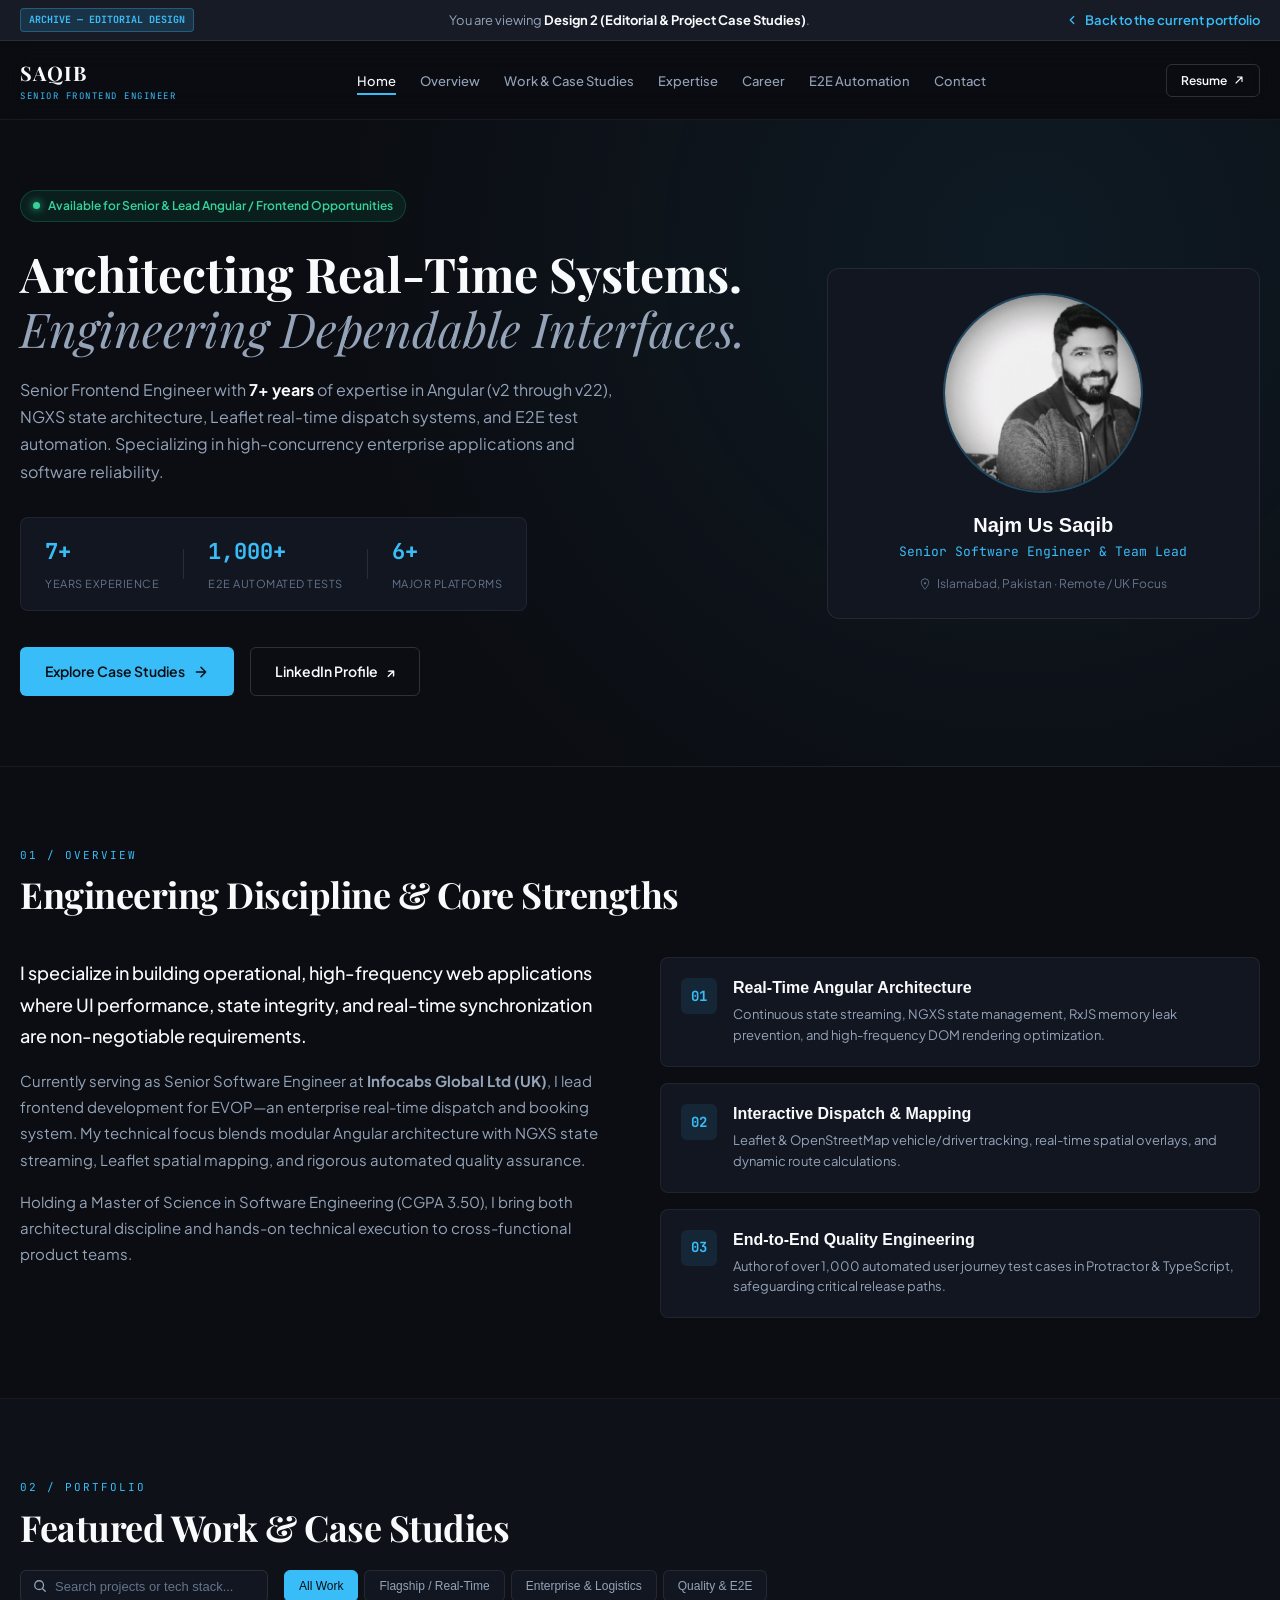
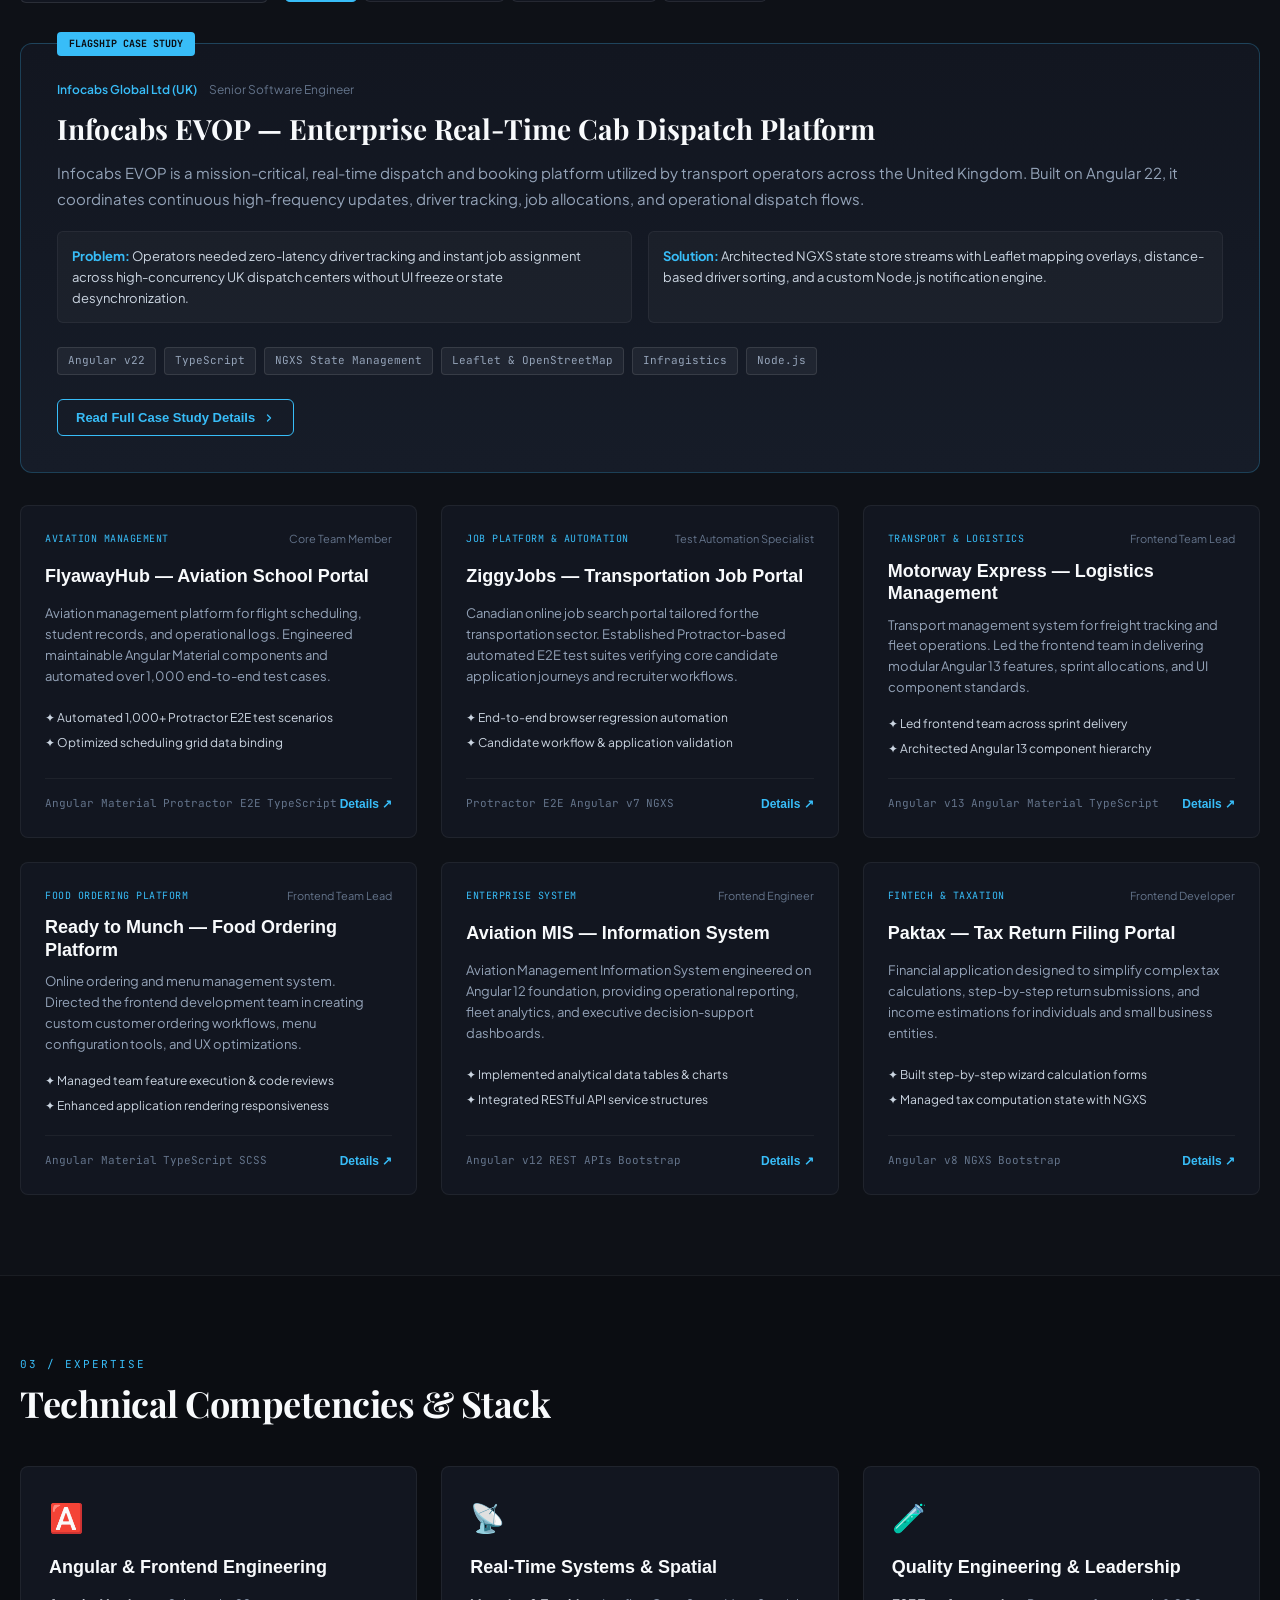
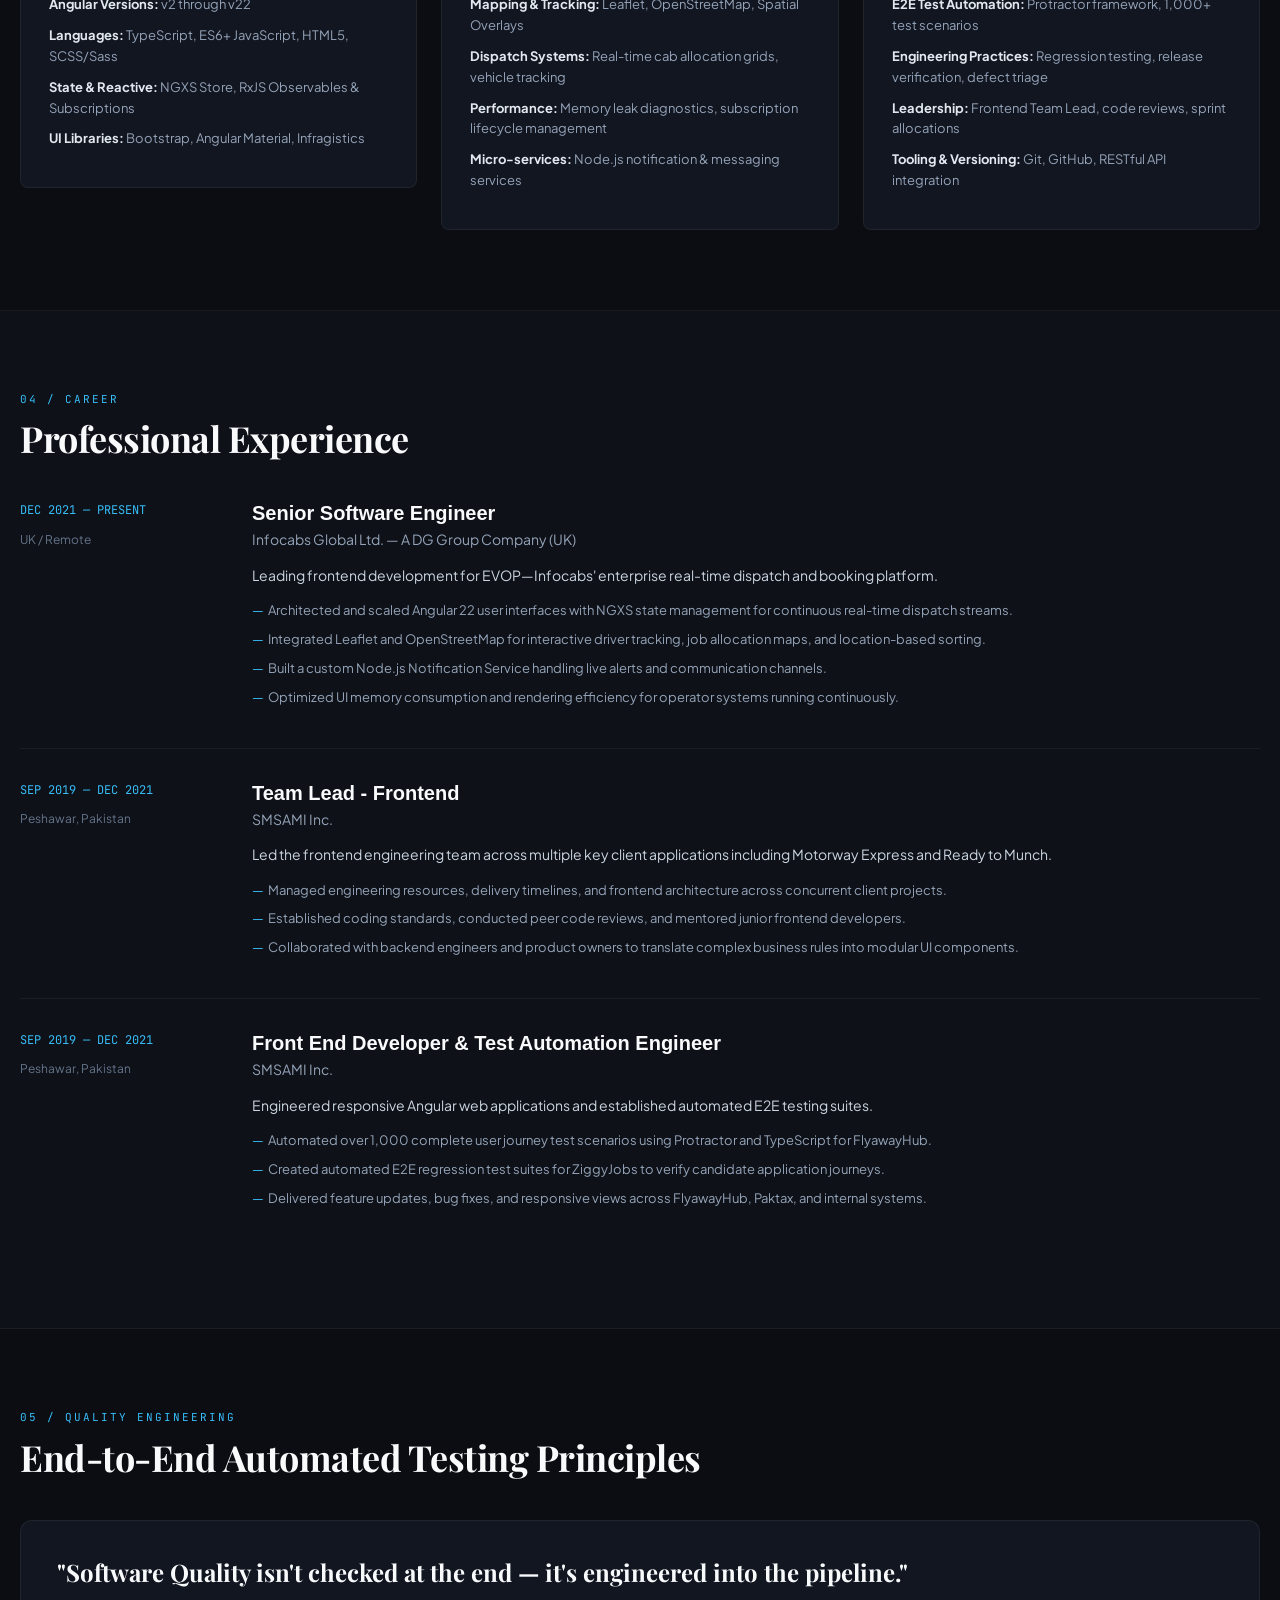
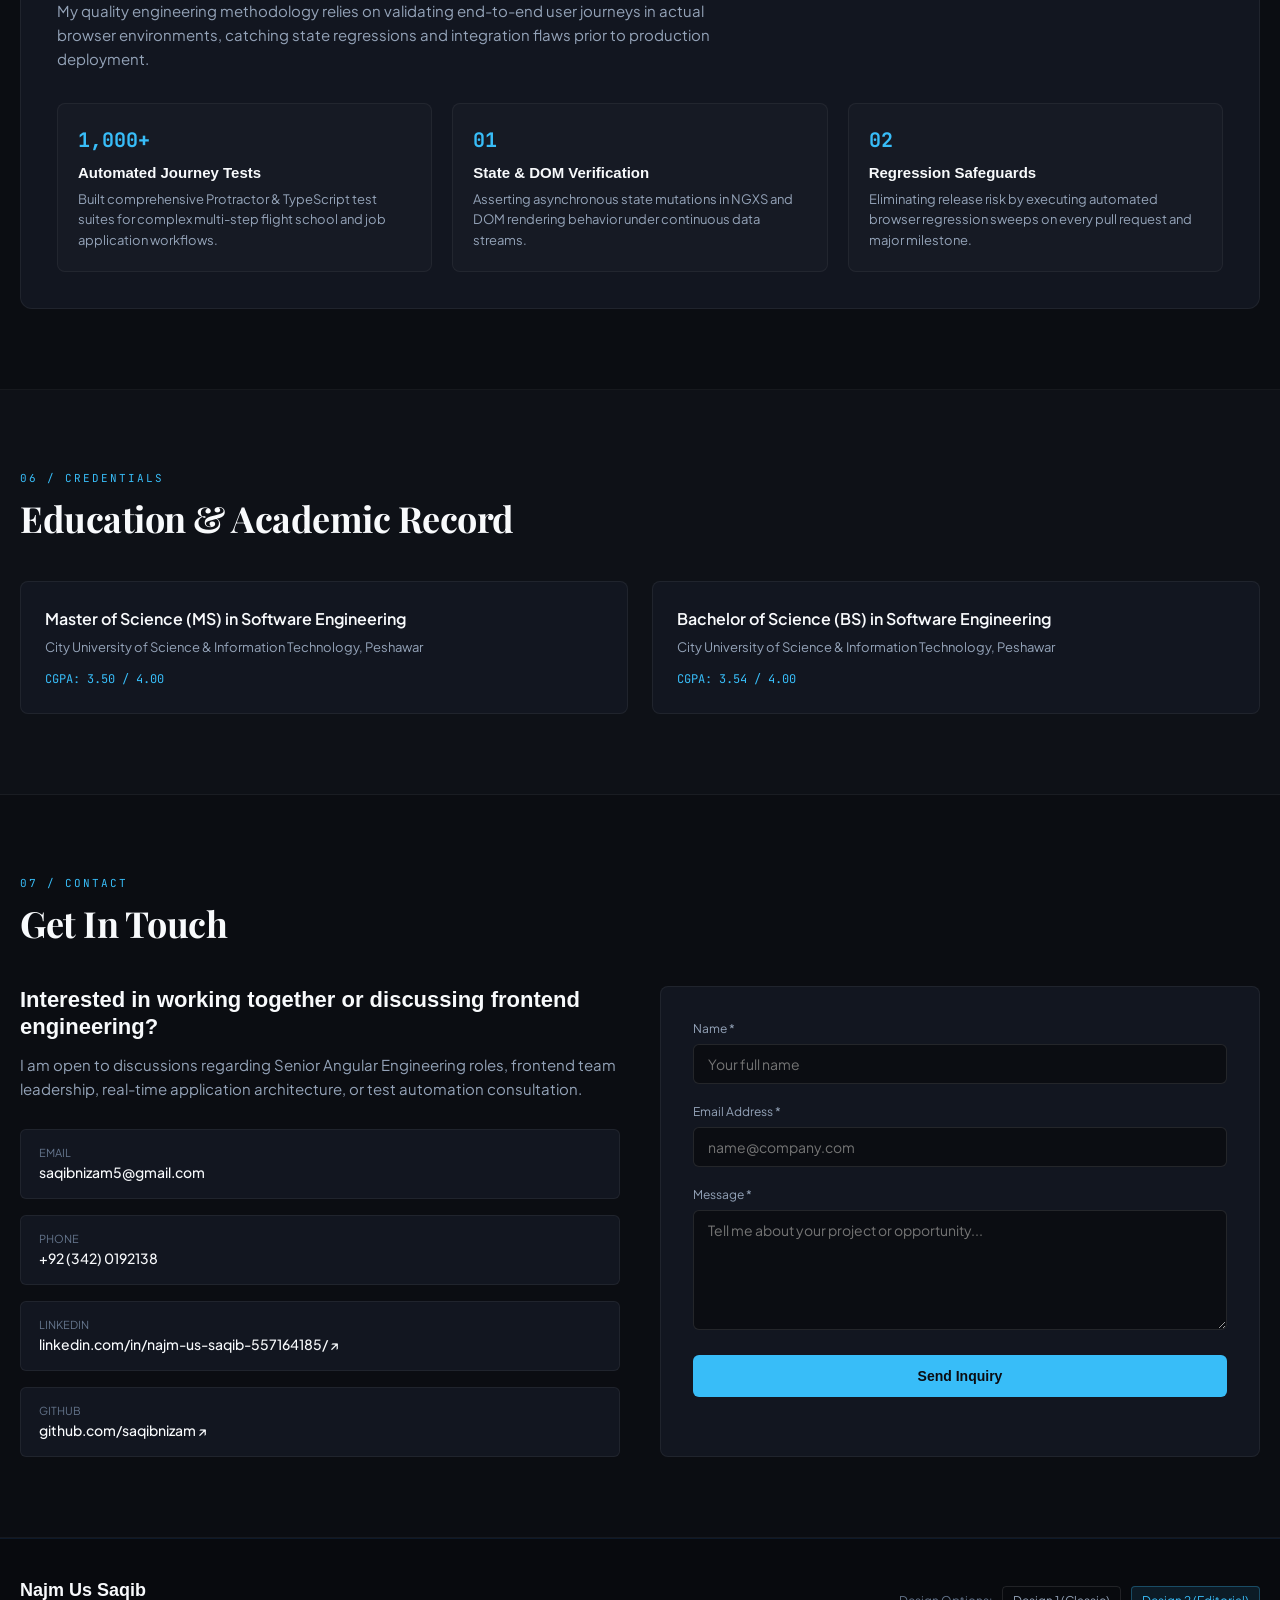
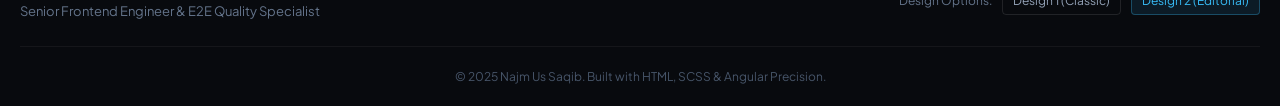
<file: v2/index.html>
<!DOCTYPE html>
<html lang="en" class="v2-portfolio">

<head>
    <meta charset="UTF-8">
    <meta name="viewport" content="width=device-width, initial-scale=1.0">
    <title>Najm Us Saqib | Senior Frontend Engineer & Angular Specialist (Design 2)</title>
    <meta name="description"
        content="Editorial portfolio of Najm Us Saqib — Senior Frontend Engineer specializing in Angular 22, NGXS, Leaflet real-time dispatch, and E2E test automation.">
    <meta name="keywords"
        content="Najm Us Saqib, Angular Developer, Editorial Portfolio, Frontend Engineer, TypeScript, NGXS, E2E Test Automation, Leaflet">
    <meta name="author" content="Najm Us Saqib">
    <link rel="canonical" href="https://saqibnizam.github.io/najm.saqib/v2/">

    <!-- Google Fonts -->
    <link rel="preconnect" href="https://fonts.googleapis.com">
    <link rel="preconnect" href="https://fonts.gstatic.com" crossorigin>
    <link href="https://fonts.googleapis.com/css2?family=Plus+Jakarta+Sans:wght@300;400;500;600;700;800&family=Playfair+Display:ital,wght@0,500;0,600;0,700;1,400&family=JetBrains+Mono:wght@400;500&display=swap" rel="stylesheet">

    <!-- Stylesheet -->
    <link rel="stylesheet" href="../assets/css/style.css">
</head>

<body class="v2-body">

    <!-- Design Switcher Banner Bar -->
    <div class="design-switch-banner">
        <div class="container">
            <div class="switch-banner-content">
                <span class="banner-badge">ARCHIVE — EDITORIAL DESIGN</span>
                <p>You are viewing <strong>Design 2 (Editorial & Project Case Studies)</strong>.</p>
                <a href="../index.html" class="switch-link-btn">
                    <svg viewBox="0 0 20 20" fill="none" width="14" height="14">
                        <path d="M12.5 15L7.5 10L12.5 5" stroke="currentColor" stroke-width="1.8" stroke-linecap="round" stroke-linejoin="round"/>
                    </svg>
                    Back to the current portfolio
                </a>
            </div>
        </div>
    </div>

    <!-- Editorial Header & Navigation -->
    <header id="header" class="v2-header">
        <div class="container">
            <div class="v2-header-content">
                <a href="#v2-home" class="v2-logo">
                    <span class="v2-logo-name">SAQIB</span>
                    <span class="v2-logo-title">SENIOR FRONTEND ENGINEER</span>
                </a>

                <nav class="v2-nav" id="v2Nav">
                    <ul class="v2-nav-menu">
                        <li><a href="#v2-home" class="v2-nav-link active">Home</a></li>
                        <li><a href="#v2-about" class="v2-nav-link">Overview</a></li>
                        <li><a href="#v2-projects" class="v2-nav-link">Work & Case Studies</a></li>
                        <li><a href="#v2-expertise" class="v2-nav-link">Expertise</a></li>
                        <li><a href="#v2-experience" class="v2-nav-link">Career</a></li>
                        <li><a href="#v2-quality" class="v2-nav-link">E2E Automation</a></li>
                        <li><a href="#v2-contact" class="v2-nav-link">Contact</a></li>
                    </ul>
                </nav>

                <div class="v2-header-actions">
                    <a href="../assets/NAJM-US-SAQIB.pdf" target="_blank" rel="noopener noreferrer" class="v2-resume-btn">
                        <span>Resume</span>
                        <svg viewBox="0 0 16 16" width="12" height="12" fill="none">
                            <path d="M4 12L12 4M12 4H6M12 4V10" stroke="currentColor" stroke-width="1.5" stroke-linecap="round" stroke-linejoin="round"/>
                        </svg>
                    </a>
                    <button class="v2-mobile-btn" id="v2MobileBtn" aria-label="Toggle Navigation Menu">☰</button>
                </div>
            </div>
        </div>
    </header>

    <!-- Editorial Hero Section -->
    <section id="v2-home" class="v2-hero">
        <div class="container">
            <div class="v2-hero-grid">
                <div class="v2-hero-main">
                    <div class="v2-status-pill">
                        <span class="status-dot"></span>
                        Available for Senior & Lead Angular / Frontend Opportunities
                    </div>

                    <h1 class="v2-hero-title">
                        Architecting Real-Time Systems. <br>
                        <em>Engineering Dependable Interfaces.</em>
                    </h1>

                    <p class="v2-hero-bio">
                        Senior Frontend Engineer with <strong>7+ years</strong> of expertise in Angular (v2 through v22), NGXS state architecture, Leaflet real-time dispatch systems, and E2E test automation. Specializing in high-concurrency enterprise applications and software reliability.
                    </p>

                    <div class="v2-metrics-row">
                        <div class="v2-metric-item">
                            <span class="metric-val">7+</span>
                            <span class="metric-lbl">Years Experience</span>
                        </div>
                        <div class="v2-metric-divider"></div>
                        <div class="v2-metric-item">
                            <span class="metric-val">1,000+</span>
                            <span class="metric-lbl">E2E Automated Tests</span>
                        </div>
                        <div class="v2-metric-divider"></div>
                        <div class="v2-metric-item">
                            <span class="metric-val">6+</span>
                            <span class="metric-lbl">Major Platforms</span>
                        </div>
                    </div>

                    <div class="v2-hero-ctas">
                        <a href="#v2-projects" class="v2-btn v2-btn-primary">
                            Explore Case Studies
                            <svg viewBox="0 0 20 20" fill="none" width="16" height="16">
                                <path d="M4.166 10h11.668M10 4.166l5.833 5.834L10 15.834" stroke="currentColor" stroke-width="1.8" stroke-linecap="round" stroke-linejoin="round"/>
                            </svg>
                        </a>
                        <a href="https://linkedin.com/in/najm-us-saqib-557164185/" target="_blank" rel="noopener noreferrer" class="v2-btn v2-btn-outline">
                            LinkedIn Profile
                            <span aria-hidden="true">↗</span>
                        </a>
                    </div>
                </div>

                <div class="v2-hero-sidebar">
                    <div class="v2-profile-card">
                        <div class="v2-avatar-box">
                            <img src="../editprofile.png" alt="Najm Us Saqib — Senior Frontend Engineer">
                        </div>
                        <div class="v2-profile-meta">
                            <h3>Najm Us Saqib</h3>
                            <p class="role-subtitle">Senior Software Engineer & Team Lead</p>
                            <div class="location-tag">
                                <svg viewBox="0 0 16 16" width="12" height="12" fill="none">
                                    <path d="M8 8.5a1.5 1.5 0 100-3 1.5 1.5 0 000 3z" fill="currentColor"/>
                                    <path d="M8 1a5 5 0 00-5 5c0 3.5 5 9 5 9s5-5.5 5-9a5 5 0 00-5-5z" stroke="currentColor" stroke-width="1.2"/>
                                </svg>
                                Islamabad, Pakistan · Remote / UK Focus
                            </div>
                        </div>
                    </div>
                </div>
            </div>
        </div>
    </section>

    <!-- Overview Section -->
    <section id="v2-about" class="v2-section">
        <div class="container">
            <div class="v2-section-header">
                <span class="v2-kicker">01 / OVERVIEW</span>
                <h2>Engineering Discipline & Core Strengths</h2>
            </div>

            <div class="v2-about-grid">
                <div class="v2-about-text">
                    <p class="v2-lead-para">
                        I specialize in building operational, high-frequency web applications where UI performance, state integrity, and real-time synchronization are non-negotiable requirements.
                    </p>
                    <p>
                        Currently serving as Senior Software Engineer at <strong>Infocabs Global Ltd (UK)</strong>, I lead frontend development for EVOP—an enterprise real-time dispatch and booking system. My technical focus blends modular Angular architecture with NGXS state streaming, Leaflet spatial mapping, and rigorous automated quality assurance.
                    </p>
                    <p>
                        Holding a Master of Science in Software Engineering (CGPA 3.50), I bring both architectural discipline and hands-on technical execution to cross-functional product teams.
                    </p>
                </div>

                <div class="v2-pillars-list">
                    <div class="v2-pillar-card">
                        <div class="pillar-num">01</div>
                        <div class="pillar-content">
                            <h4>Real-Time Angular Architecture</h4>
                            <p>Continuous state streaming, NGXS state management, RxJS memory leak prevention, and high-frequency DOM rendering optimization.</p>
                        </div>
                    </div>

                    <div class="v2-pillar-card">
                        <div class="pillar-num">02</div>
                        <div class="pillar-content">
                            <h4>Interactive Dispatch & Mapping</h4>
                            <p>Leaflet & OpenStreetMap vehicle/driver tracking, real-time spatial overlays, and dynamic route calculations.</p>
                        </div>
                    </div>

                    <div class="v2-pillar-card">
                        <div class="pillar-num">03</div>
                        <div class="pillar-content">
                            <h4>End-to-End Quality Engineering</h4>
                            <p>Author of over 1,000 automated user journey test cases in Protractor & TypeScript, safeguarding critical release paths.</p>
                        </div>
                    </div>
                </div>
            </div>
        </div>
    </section>

    <!-- Featured Projects & Case Studies -->
    <section id="v2-projects" class="v2-section v2-section-alt">
        <div class="container">
            <div class="v2-section-header v2-header-flex">
                <div>
                    <span class="v2-kicker">02 / PORTFOLIO</span>
                    <h2>Featured Work & Case Studies</h2>
                </div>

                <!-- Filter Controls & Search -->
                <div class="v2-filter-toolbar">
                    <div class="v2-search-box">
                        <svg viewBox="0 0 16 16" width="14" height="14" fill="none">
                            <path d="M7 12A5 5 0 107 2a5 5 0 000 10zM14 14l-3.5-3.5" stroke="currentColor" stroke-width="1.5" stroke-linecap="round"/>
                        </svg>
                        <input type="text" id="v2ProjectSearch" placeholder="Search projects or tech stack...">
                    </div>

                    <div class="v2-filter-pills" role="tablist">
                        <button class="v2-filter-btn active" data-filter="all">All Work</button>
                        <button class="v2-filter-btn" data-filter="flagship">Flagship / Real-Time</button>
                        <button class="v2-filter-btn" data-filter="enterprise">Enterprise & Logistics</button>
                        <button class="v2-filter-btn" data-filter="automation">Quality & E2E</button>
                    </div>
                </div>
            </div>

            <!-- Flagship Project Case Study -->
            <div class="v2-flagship-case" data-category="flagship enterprise">
                <div class="v2-case-badge">FLAGSHIP CASE STUDY</div>
                <div class="v2-case-grid">
                    <div class="v2-case-content">
                        <div class="v2-case-meta">
                            <span class="company-tag">Infocabs Global Ltd (UK)</span>
                            <span class="role-tag">Senior Software Engineer</span>
                        </div>
                        <h3>Infocabs EVOP — Enterprise Real-Time Cab Dispatch Platform</h3>
                        <p class="v2-case-summary">
                            Infocabs EVOP is a mission-critical, real-time dispatch and booking platform utilized by transport operators across the United Kingdom. Built on Angular 22, it coordinates continuous high-frequency updates, driver tracking, job allocations, and operational dispatch flows.
                        </p>

                        <div class="v2-case-highlights">
                            <div class="highlight-item">
                                <strong>Problem:</strong> Operators needed zero-latency driver tracking and instant job assignment across high-concurrency UK dispatch centers without UI freeze or state desynchronization.
                            </div>
                            <div class="highlight-item">
                                <strong>Solution:</strong> Architected NGXS state store streams with Leaflet mapping overlays, distance-based driver sorting, and a custom Node.js notification engine.
                            </div>
                        </div>

                        <div class="v2-tech-stack-row">
                            <span class="v2-tag">Angular v22</span>
                            <span class="v2-tag">TypeScript</span>
                            <span class="v2-tag">NGXS State Management</span>
                            <span class="v2-tag">Leaflet & OpenStreetMap</span>
                            <span class="v2-tag">Infragistics</span>
                            <span class="v2-tag">Node.js</span>
                        </div>

                        <button class="v2-case-detail-btn" data-modal="evop">
                            Read Full Case Study Details
                            <svg viewBox="0 0 16 16" width="12" height="12" fill="none">
                                <path d="M6 12l4-4-4-4" stroke="currentColor" stroke-width="1.8" stroke-linecap="round" stroke-linejoin="round"/>
                            </svg>
                        </button>
                    </div>
                </div>
            </div>

            <!-- Secondary Projects Grid -->
            <div class="v2-projects-grid" id="v2ProjectsGrid">
                <!-- FlyawayHub -->
                <article class="v2-project-card" data-category="enterprise automation" data-tech="angular material typescript protractor e2e aviation">
                    <div class="v2-card-header">
                        <span class="v2-card-cat">AVIATION MANAGEMENT</span>
                        <span class="v2-card-role">Core Team Member</span>
                    </div>
                    <h4>FlyawayHub — Aviation School Portal</h4>
                    <p>
                        Aviation management platform for flight scheduling, student records, and operational logs. Engineered maintainable Angular Material components and automated over 1,000 end-to-end test cases.
                    </p>
                    <div class="v2-card-bullets">
                        <span>✦ Automated 1,000+ Protractor E2E test scenarios</span>
                        <span>✦ Optimized scheduling grid data binding</span>
                    </div>
                    <div class="v2-card-footer">
                        <div class="v2-tech-list">
                            <span>Angular Material</span>
                            <span>Protractor E2E</span>
                            <span>TypeScript</span>
                        </div>
                        <button class="v2-card-modal-link" data-modal="flyawayhub">Details ↗</button>
                    </div>
                </article>

                <!-- ZiggyJobs -->
                <article class="v2-project-card" data-category="automation enterprise" data-tech="protractor e2e angular bootstrap ngxs canada jobs">
                    <div class="v2-card-header">
                        <span class="v2-card-cat">JOB PLATFORM & AUTOMATION</span>
                        <span class="v2-card-role">Test Automation Specialist</span>
                    </div>
                    <h4>ZiggyJobs — Transportation Job Portal</h4>
                    <p>
                        Canadian online job search portal tailored for the transportation sector. Established Protractor-based automated E2E test suites verifying core candidate application journeys and recruiter workflows.
                    </p>
                    <div class="v2-card-bullets">
                        <span>✦ End-to-end browser regression automation</span>
                        <span>✦ Candidate workflow & application validation</span>
                    </div>
                    <div class="v2-card-footer">
                        <div class="v2-tech-list">
                            <span>Protractor E2E</span>
                            <span>Angular v7</span>
                            <span>NGXS</span>
                        </div>
                        <button class="v2-card-modal-link" data-modal="ziggyjobs">Details ↗</button>
                    </div>
                </article>

                <!-- Motorway Express -->
                <article class="v2-project-card" data-category="enterprise" data-tech="angular13 material typescript logistics transport">
                    <div class="v2-card-header">
                        <span class="v2-card-cat">TRANSPORT & LOGISTICS</span>
                        <span class="v2-card-role">Frontend Team Lead</span>
                    </div>
                    <h4>Motorway Express — Logistics Management</h4>
                    <p>
                        Transport management system for freight tracking and fleet operations. Led the frontend team in delivering modular Angular 13 features, sprint allocations, and UI component standards.
                    </p>
                    <div class="v2-card-bullets">
                        <span>✦ Led frontend team across sprint delivery</span>
                        <span>✦ Architected Angular 13 component hierarchy</span>
                    </div>
                    <div class="v2-card-footer">
                        <div class="v2-tech-list">
                            <span>Angular v13</span>
                            <span>Angular Material</span>
                            <span>TypeScript</span>
                        </div>
                        <button class="v2-card-modal-link" data-modal="motorway">Details ↗</button>
                    </div>
                </article>

                <!-- Ready to Munch -->
                <article class="v2-project-card" data-category="enterprise" data-tech="angular material scss food ordering lead">
                    <div class="v2-card-header">
                        <span class="v2-card-cat">FOOD ORDERING PLATFORM</span>
                        <span class="v2-card-role">Frontend Team Lead</span>
                    </div>
                    <h4>Ready to Munch — Food Ordering Platform</h4>
                    <p>
                        Online ordering and menu management system. Directed the frontend development team in creating custom customer ordering workflows, menu configuration tools, and UX optimizations.
                    </p>
                    <div class="v2-card-bullets">
                        <span>✦ Managed team feature execution & code reviews</span>
                        <span>✦ Enhanced application rendering responsiveness</span>
                    </div>
                    <div class="v2-card-footer">
                        <div class="v2-tech-list">
                            <span>Angular Material</span>
                            <span>TypeScript</span>
                            <span>SCSS</span>
                        </div>
                        <button class="v2-card-modal-link" data-modal="readymunch">Details ↗</button>
                    </div>
                </article>

                <!-- Aviation MIS -->
                <article class="v2-project-card" data-category="enterprise" data-tech="angular12 rest apis bootstrap analytics aviation">
                    <div class="v2-card-header">
                        <span class="v2-card-cat">ENTERPRISE SYSTEM</span>
                        <span class="v2-card-role">Frontend Engineer</span>
                    </div>
                    <h4>Aviation MIS — Information System</h4>
                    <p>
                        Aviation Management Information System engineered on Angular 12 foundation, providing operational reporting, fleet analytics, and executive decision-support dashboards.
                    </p>
                    <div class="v2-card-bullets">
                        <span>✦ Implemented analytical data tables & charts</span>
                        <span>✦ Integrated RESTful API service structures</span>
                    </div>
                    <div class="v2-card-footer">
                        <div class="v2-tech-list">
                            <span>Angular v12</span>
                            <span>REST APIs</span>
                            <span>Bootstrap</span>
                        </div>
                        <button class="v2-card-modal-link" data-modal="aviationmis">Details ↗</button>
                    </div>
                </article>

                <!-- Paktax -->
                <article class="v2-project-card" data-category="enterprise" data-tech="angular8 ngxs bootstrap tax fintech">
                    <div class="v2-card-header">
                        <span class="v2-card-cat">FINTECH & TAXATION</span>
                        <span class="v2-card-role">Frontend Developer</span>
                    </div>
                    <h4>Paktax — Tax Return Filing Portal</h4>
                    <p>
                        Financial application designed to simplify complex tax calculations, step-by-step return submissions, and income estimations for individuals and small business entities.
                    </p>
                    <div class="v2-card-bullets">
                        <span>✦ Built step-by-step wizard calculation forms</span>
                        <span>✦ Managed tax computation state with NGXS</span>
                    </div>
                    <div class="v2-card-footer">
                        <div class="v2-tech-list">
                            <span>Angular v8</span>
                            <span>NGXS</span>
                            <span>Bootstrap</span>
                        </div>
                        <button class="v2-card-modal-link" data-modal="paktax">Details ↗</button>
                    </div>
                </article>
            </div>
        </div>
    </section>

    <!-- Technical Expertise & Tooling Matrix -->
    <section id="v2-expertise" class="v2-section">
        <div class="container">
            <div class="v2-section-header">
                <span class="v2-kicker">03 / EXPERTISE</span>
                <h2>Technical Competencies & Stack</h2>
            </div>

            <div class="v2-expertise-grid">
                <div class="v2-exp-col">
                    <div class="v2-exp-card">
                        <div class="v2-exp-icon">🅰️</div>
                        <h3>Angular & Frontend Engineering</h3>
                        <ul>
                            <li><strong>Angular Versions:</strong> v2 through v22</li>
                            <li><strong>Languages:</strong> TypeScript, ES6+ JavaScript, HTML5, SCSS/Sass</li>
                            <li><strong>State & Reactive:</strong> NGXS Store, RxJS Observables & Subscriptions</li>
                            <li><strong>UI Libraries:</strong> Bootstrap, Angular Material, Infragistics</li>
                        </ul>
                    </div>
                </div>

                <div class="v2-exp-col">
                    <div class="v2-exp-card">
                        <div class="v2-exp-icon">📡</div>
                        <h3>Real-Time Systems & Spatial</h3>
                        <ul>
                            <li><strong>Mapping & Tracking:</strong> Leaflet, OpenStreetMap, Spatial Overlays</li>
                            <li><strong>Dispatch Systems:</strong> Real-time cab allocation grids, vehicle tracking</li>
                            <li><strong>Performance:</strong> Memory leak diagnostics, subscription lifecycle management</li>
                            <li><strong>Micro-services:</strong> Node.js notification & messaging services</li>
                        </ul>
                    </div>
                </div>

                <div class="v2-exp-col">
                    <div class="v2-exp-card">
                        <div class="v2-exp-icon">🧪</div>
                        <h3>Quality Engineering & Leadership</h3>
                        <ul>
                            <li><strong>E2E Test Automation:</strong> Protractor framework, 1,000+ test scenarios</li>
                            <li><strong>Engineering Practices:</strong> Regression testing, release verification, defect triage</li>
                            <li><strong>Leadership:</strong> Frontend Team Lead, code reviews, sprint allocations</li>
                            <li><strong>Tooling & Versioning:</strong> Git, GitHub, RESTful API integration</li>
                        </ul>
                    </div>
                </div>
            </div>
        </div>
    </section>

    <!-- Career Experience Timeline -->
    <section id="v2-experience" class="v2-section v2-section-alt">
        <div class="container">
            <div class="v2-section-header">
                <span class="v2-kicker">04 / CAREER</span>
                <h2>Professional Experience</h2>
            </div>

            <div class="v2-editorial-timeline">
                <div class="v2-timeline-row">
                    <div class="v2-timeline-period">
                        <span class="period-dates">DEC 2021 — PRESENT</span>
                        <span class="period-loc">UK / Remote</span>
                    </div>
                    <div class="v2-timeline-body">
                        <div class="v2-role-header">
                            <h3>Senior Software Engineer</h3>
                            <span class="v2-company">Infocabs Global Ltd. — A DG Group Company (UK)</span>
                        </div>
                        <p>
                            Leading frontend development for EVOP—Infocabs' enterprise real-time dispatch and booking platform.
                        </p>
                        <ul class="v2-role-bullets">
                            <li>Architected and scaled Angular 22 user interfaces with NGXS state management for continuous real-time dispatch streams.</li>
                            <li>Integrated Leaflet and OpenStreetMap for interactive driver tracking, job allocation maps, and location-based sorting.</li>
                            <li>Built a custom Node.js Notification Service handling live alerts and communication channels.</li>
                            <li>Optimized UI memory consumption and rendering efficiency for operator systems running continuously.</li>
                        </ul>
                    </div>
                </div>

                <div class="v2-timeline-row">
                    <div class="v2-timeline-period">
                        <span class="period-dates">SEP 2019 — DEC 2021</span>
                        <span class="period-loc">Peshawar, Pakistan</span>
                    </div>
                    <div class="v2-timeline-body">
                        <div class="v2-role-header">
                            <h3>Team Lead - Frontend</h3>
                            <span class="v2-company">SMSAMI Inc.</span>
                        </div>
                        <p>
                            Led the frontend engineering team across multiple key client applications including Motorway Express and Ready to Munch.
                        </p>
                        <ul class="v2-role-bullets">
                            <li>Managed engineering resources, delivery timelines, and frontend architecture across concurrent client projects.</li>
                            <li>Established coding standards, conducted peer code reviews, and mentored junior frontend developers.</li>
                            <li>Collaborated with backend engineers and product owners to translate complex business rules into modular UI components.</li>
                        </ul>
                    </div>
                </div>

                <div class="v2-timeline-row">
                    <div class="v2-timeline-period">
                        <span class="period-dates">SEP 2019 — DEC 2021</span>
                        <span class="period-loc">Peshawar, Pakistan</span>
                    </div>
                    <div class="v2-timeline-body">
                        <div class="v2-role-header">
                            <h3>Front End Developer & Test Automation Engineer</h3>
                            <span class="v2-company">SMSAMI Inc.</span>
                        </div>
                        <p>
                            Engineered responsive Angular web applications and established automated E2E testing suites.
                        </p>
                        <ul class="v2-role-bullets">
                            <li>Automated over 1,000 complete user journey test scenarios using Protractor and TypeScript for FlyawayHub.</li>
                            <li>Created automated E2E regression test suites for ZiggyJobs to verify candidate application journeys.</li>
                            <li>Delivered feature updates, bug fixes, and responsive views across FlyawayHub, Paktax, and internal systems.</li>
                        </ul>
                    </div>
                </div>
            </div>
        </div>
    </section>

    <!-- Quality Engineering Deep Dive -->
    <section id="v2-quality" class="v2-section">
        <div class="container">
            <div class="v2-section-header">
                <span class="v2-kicker">05 / QUALITY ENGINEERING</span>
                <h2>End-to-End Automated Testing Principles</h2>
            </div>

            <div class="v2-quality-box">
                <div class="v2-quality-intro">
                    <h3>"Software Quality isn't checked at the end — it's engineered into the pipeline."</h3>
                    <p>
                        My quality engineering methodology relies on validating end-to-end user journeys in actual browser environments, catching state regressions and integration flaws prior to production deployment.
                    </p>
                </div>

                <div class="v2-quality-cards-grid">
                    <div class="v2-q-card">
                        <div class="q-num">1,000+</div>
                        <h4>Automated Journey Tests</h4>
                        <p>Built comprehensive Protractor & TypeScript test suites for complex multi-step flight school and job application workflows.</p>
                    </div>

                    <div class="v2-q-card">
                        <div class="q-num">01</div>
                        <h4>State & DOM Verification</h4>
                        <p>Asserting asynchronous state mutations in NGXS and DOM rendering behavior under continuous data streams.</p>
                    </div>

                    <div class="v2-q-card">
                        <div class="q-num">02</div>
                        <h4>Regression Safeguards</h4>
                        <p>Eliminating release risk by executing automated browser regression sweeps on every pull request and major milestone.</p>
                    </div>
                </div>
            </div>
        </div>
    </section>

    <!-- Education & Credentials -->
    <section class="v2-section v2-section-alt">
        <div class="container">
            <div class="v2-section-header">
                <span class="v2-kicker">06 / CREDENTIALS</span>
                <h2>Education & Academic Record</h2>
            </div>

            <div class="v2-edu-grid">
                <div class="v2-edu-card">
                    <span class="v2-edu-degree">Master of Science (MS) in Software Engineering</span>
                    <span class="v2-edu-school">City University of Science & Information Technology, Peshawar</span>
                    <span class="v2-edu-cgpa">CGPA: 3.50 / 4.00</span>
                </div>

                <div class="v2-edu-card">
                    <span class="v2-edu-degree">Bachelor of Science (BS) in Software Engineering</span>
                    <span class="v2-edu-school">City University of Science & Information Technology, Peshawar</span>
                    <span class="v2-edu-cgpa">CGPA: 3.54 / 4.00</span>
                </div>
            </div>
        </div>
    </section>

    <!-- Contact Section -->
    <section id="v2-contact" class="v2-section">
        <div class="container">
            <div class="v2-section-header">
                <span class="v2-kicker">07 / CONTACT</span>
                <h2>Get In Touch</h2>
            </div>

            <div class="v2-contact-grid">
                <div class="v2-contact-info">
                    <h3>Interested in working together or discussing frontend engineering?</h3>
                    <p>
                        I am open to discussions regarding Senior Angular Engineering roles, frontend team leadership, real-time application architecture, or test automation consultation.
                    </p>

                    <div class="v2-contact-links-list">
                        <a href="mailto:saqibnizam5@gmail.com" class="v2-c-item">
                            <span class="c-label">Email</span>
                            <span class="c-value">saqibnizam5@gmail.com</span>
                        </a>
                        <a href="tel:+923420192138" class="v2-c-item">
                            <span class="c-label">Phone</span>
                            <span class="c-value">+92 (342) 0192138</span>
                        </a>
                        <a href="https://linkedin.com/in/najm-us-saqib-557164185/" target="_blank" rel="noopener noreferrer" class="v2-c-item">
                            <span class="c-label">LinkedIn</span>
                            <span class="c-value">linkedin.com/in/najm-us-saqib-557164185/ ↗</span>
                        </a>
                        <a href="https://github.com/saqibnizam" target="_blank" rel="noopener noreferrer" class="v2-c-item">
                            <span class="c-label">GitHub</span>
                            <span class="c-value">github.com/saqibnizam ↗</span>
                        </a>
                    </div>
                </div>

                <div class="v2-contact-form-wrapper">
                    <form id="v2ContactForm">
                        <div class="v2-form-group">
                            <label for="v2Name">Name *</label>
                            <input type="text" id="v2Name" class="v2-input" placeholder="Your full name" required>
                        </div>
                        <div class="v2-form-group">
                            <label for="v2Email">Email Address *</label>
                            <input type="email" id="v2Email" class="v2-input" placeholder="name@company.com" required>
                        </div>
                        <div class="v2-form-group">
                            <label for="v2Message">Message *</label>
                            <textarea id="v2Message" class="v2-textarea" placeholder="Tell me about your project or opportunity..." required></textarea>
                        </div>
                        <button type="submit" class="v2-btn v2-btn-primary" style="width: 100%;">
                            Send Inquiry
                        </button>
                        <div id="v2FormStatus" class="v2-form-status"></div>
                    </form>
                </div>
            </div>
        </div>
    </section>

    <!-- Footer -->
    <footer class="v2-footer">
        <div class="container">
            <div class="v2-footer-content">
                <div class="v2-footer-brand">
                    <h3>Najm Us Saqib</h3>
                    <p>Senior Frontend Engineer & E2E Quality Specialist</p>
                </div>
                <div class="v2-footer-switch">
                    <span>Design Options:</span>
                    <a href="../index.html" class="v2-switch-badge">Design 1 (Classic)</a>
                    <span class="v2-switch-badge active">Design 2 (Editorial)</span>
                </div>
            </div>
            <div class="v2-footer-bottom">
                <p>&copy; 2025 Najm Us Saqib. Built with HTML, SCSS & Angular Precision.</p>
            </div>
        </div>
    </footer>

    <!-- Project Case Study Detail Modal -->
    <div class="v2-modal-backdrop" id="v2ModalBackdrop" aria-hidden="true">
        <div class="v2-modal-dialog">
            <button class="v2-modal-close" id="v2ModalClose" aria-label="Close modal">✕</button>
            <div class="v2-modal-content" id="v2ModalContent">
                <!-- Injected via JavaScript -->
            </div>
        </div>
    </div>

    <!-- Interactive Scripts for Design 2 -->
    <script>
        document.addEventListener('DOMContentLoaded', () => {
            // Mobile Menu Toggle
            const mobileBtn = document.getElementById('v2MobileBtn');
            const nav = document.getElementById('v2Nav');
            if (mobileBtn && nav) {
                mobileBtn.addEventListener('click', () => {
                    nav.classList.toggle('active');
                });
            }

            // Project Filtering
            const filterBtns = document.querySelectorAll('.v2-filter-btn');
            const projectCards = document.querySelectorAll('.v2-project-card');
            const flagshipCard = document.querySelector('.v2-flagship-case');
            const searchInput = document.getElementById('v2ProjectSearch');

            function applyFilters() {
                const activeFilter = document.querySelector('.v2-filter-btn.active')?.dataset.filter || 'all';
                const searchTerm = (searchInput?.value || '').toLowerCase().trim();

                projectCards.forEach(card => {
                    const category = card.dataset.category || '';
                    const tech = card.dataset.tech || '';
                    const cardText = card.textContent.toLowerCase();

                    const matchesCategory = activeFilter === 'all' || category.includes(activeFilter);
                    const matchesSearch = !searchTerm || cardText.includes(searchTerm) || tech.includes(searchTerm);

                    if (matchesCategory && matchesSearch) {
                        card.style.display = 'flex';
                    } else {
                        card.style.display = 'none';
                    }
                });

                if (flagshipCard) {
                    const flagshipCat = flagshipCard.dataset.category || '';
                    const flagshipText = flagshipCard.textContent.toLowerCase();
                    const matchesCategory = activeFilter === 'all' || flagshipCat.includes(activeFilter);
                    const matchesSearch = !searchTerm || flagshipText.includes(searchTerm);

                    if (matchesCategory && matchesSearch) {
                        flagshipCard.style.display = 'block';
                    } else {
                        flagshipCard.style.display = 'none';
                    }
                }
            }

            filterBtns.forEach(btn => {
                btn.addEventListener('click', () => {
                    filterBtns.forEach(b => b.classList.remove('active'));
                    btn.classList.add('active');
                    applyFilters();
                });
            });

            if (searchInput) {
                searchInput.addEventListener('input', applyFilters);
            }

            // Project Case Studies Modal Data
            const caseStudies = {
                evop: {
                    title: "Infocabs EVOP — Enterprise Real-Time Dispatch System",
                    subtitle: "Infocabs Global Ltd. (UK)",
                    category: "Flagship Real-Time Platform",
                    role: "Senior Software Engineer",
                    overview: "Infocabs EVOP is a mission-critical real-time cab dispatch, booking, and operator system utilized by transport businesses across the UK. Operating in high-frequency environments, it manages live vehicle tracking, dispatch grids, driver allocations, and instant booking state synchronization.",
                    problem: "Transport dispatch operators handle thousands of active jobs daily. Any UI lag, unhandled state mutation, or delayed location update directly disrupts taxi operations and driver dispatch efficiency.",
                    architecture: "Engineered using Angular 22 with NGXS state management, RxJS observable streams, and Leaflet map integration with OpenStreetMap tile overlays. Designed custom Node.js Notification Services to push live alerts and dispatch status.",
                    challenges: "Preventing DOM re-rendering churn and memory leaks during continuous 12+ hour operator sessions. We implemented subscription lifecycle cleanup, trackBy functions, and NGXS action memoization.",
                    deliverables: [
                        "Real-time driver location tracking on Leaflet interactive maps",
                        "Distance-based driver sorting and automated job assignment workflows",
                        "Continuous live dispatch queue state synchronization",
                        "Custom Node.js live notification system"
                    ],
                    tech: ["Angular v22", "TypeScript", "NGXS", "RxJS", "Leaflet / OSM", "Infragistics", "Node.js"]
                },
                flyawayhub: {
                    title: "FlyawayHub — Aviation School Management Platform",
                    subtitle: "SMSAMI Inc.",
                    category: "Aviation Management & E2E Automation",
                    role: "Core Contributor & Test Automation Engineer",
                    overview: "FlyawayHub is an end-to-end management system for flying schools, managing flight hour scheduling, instructor availability, student licensing records, and aircraft maintenance logs.",
                    problem: "Flight booking and student journey workflows involve complex multi-step rules. Uncaught regressions in booking rules caused scheduling conflicts for instructors and student pilots.",
                    architecture: "Built with Angular Material and TypeScript. Created over 1,000 automated Protractor E2E test scenarios to rigorously test booking, licensing, and reporting workflows.",
                    challenges: "Simulating complex multi-user flight booking sequences in automated browser environments while avoiding flaky tests.",
                    deliverables: [
                        "1,000+ automated Protractor E2E test cases",
                        "Flight hour and instructor availability grid",
                        "Student progress tracking and licensing reports"
                    ],
                    tech: ["Angular Material", "TypeScript", "Protractor E2E", "HTML5", "SCSS"]
                },
                ziggyjobs: {
                    title: "ZiggyJobs — Transport Job Portal & E2E Suite",
                    subtitle: "SMSAMI Inc.",
                    category: "Job Platform & Quality Engineering",
                    role: "Test Automation Specialist",
                    overview: "Online job search and recruitment platform focused on the transportation and logistics industry in Canada.",
                    problem: "Recruiters and job applicants relied on seamless candidate application submission and resume parsing. Manual testing of candidate journeys before every release was time-consuming.",
                    architecture: "Built on Angular with NGXS state management. Implemented automated Protractor E2E regression suites covering applicant registration, job posting, and candidate tracking.",
                    challenges: "Ensuring cross-browser test stability and validating candidate file uploads automatically.",
                    deliverables: [
                        "Automated candidate application journey tests",
                        "Recruiter candidate management verification",
                        "Continuous regression test suite integration"
                    ],
                    tech: ["Protractor E2E", "Angular v7", "NGXS", "Bootstrap"]
                },
                motorway: {
                    title: "Motorway Express — Logistics Management System",
                    subtitle: "SMSAMI Inc.",
                    category: "Transport & Logistics",
                    role: "Frontend Team Lead",
                    overview: "Freight and transport management application engineered for logistics tracking, order processing, and dispatch scheduling.",
                    problem: "Scaling the frontend team required standardized component patterns and strict sprint execution to avoid code fragmentation.",
                    architecture: "Architected on Angular 13 with Angular Material component libraries. Managed team sprint allocations and cross-functional API integrations.",
                    challenges: "Organizing modular component hierarchies and maintaining high performance across large data tables.",
                    deliverables: [
                        "Frontend team leadership and sprint execution",
                        "Logistics fleet tracking and order dashboards",
                        "Reusable component architectural guidelines"
                    ],
                    tech: ["Angular v13", "Angular Material", "TypeScript", "SCSS"]
                },
                readymunch: {
                    title: "Ready to Munch — Food Ordering Platform",
                    subtitle: "SMSAMI Inc.",
                    category: "E-Commerce & Food Service",
                    role: "Frontend Team Lead",
                    overview: "Restaurant ordering platform featuring live menu configuration, customer checkout, and restaurant operational management.",
                    problem: "High traffic during peak meal hours required fast rendering and intuitive menu navigation on mobile and desktop.",
                    architecture: "Engineered with Angular Material and modular SCSS styles. Optimized component rendering pipelines and checkout state.",
                    challenges: "Streamlining mobile ordering UX and cart state synchronization.",
                    deliverables: [
                        "Frontend team direction and release management",
                        "Interactive restaurant menu builder",
                        "Responsive customer checkout workflow"
                    ],
                    tech: ["Angular Material", "TypeScript", "SCSS", "HTML5"]
                },
                aviationmis: {
                    title: "Aviation MIS — Information System",
                    subtitle: "SMSAMI Inc.",
                    category: "Enterprise Reporting",
                    role: "Frontend Engineer",
                    overview: "Aviation Management Information System providing fleet analytics, administrative metrics, and operational decision-support dashboards.",
                    problem: "Translating complex aviation dataset responses into readable administrative dashboards.",
                    architecture: "Built on Angular 12 with REST API integration and custom Bootstrap analytical table views.",
                    challenges: "Optimizing API data parsing and responsive table layouts on tablet and desktop screens.",
                    deliverables: [
                        "Fleet performance metric dashboards",
                        "REST API service layer integration",
                        "Responsive analytical data views"
                    ],
                    tech: ["Angular v12", "TypeScript", "REST APIs", "Bootstrap"]
                },
                paktax: {
                    title: "Paktax — Tax Return Filing Portal",
                    subtitle: "SMSAMI Inc.",
                    category: "Fintech",
                    role: "Frontend Developer",
                    overview: "Online tax estimation and return filing application simplifying tax calculations for individuals and small businesses.",
                    problem: "Complex step-by-step tax rules needed clear wizard interfaces and instant calculation updates without losing form state.",
                    architecture: "Developed with Angular 8, NGXS state management, and Bootstrap grid components.",
                    challenges: "Managing complex nested form state across multi-step return steps.",
                    deliverables: [
                        "Step-by-step guided tax filing wizard",
                        "NGXS tax calculation store",
                        "Responsive form validation rules"
                    ],
                    tech: ["Angular v8", "NGXS", "Bootstrap", "TypeScript"]
                }
            };

            const modalBackdrop = document.getElementById('v2ModalBackdrop');
            const modalContent = document.getElementById('v2ModalContent');
            const modalClose = document.getElementById('v2ModalClose');

            function openModal(caseKey) {
                const data = caseStudies[caseKey];
                if (!data || !modalContent || !modalBackdrop) return;

                modalContent.innerHTML = `
                    <div class="modal-header-tag">${data.category} · ${data.role}</div>
                    <h2>${data.title}</h2>
                    <p class="modal-subtitle"><strong>Organization:</strong> ${data.subtitle}</p>

                    <div class="modal-section">
                        <h4>Project Overview</h4>
                        <p>${data.overview}</p>
                    </div>

                    <div class="modal-section">
                        <h4>Business Challenge & Context</h4>
                        <p>${data.problem}</p>
                    </div>

                    <div class="modal-section">
                        <h4>Technical Architecture & Role</h4>
                        <p>${data.architecture}</p>
                    </div>

                    <div class="modal-section">
                        <h4>Engineering Challenges Resolved</h4>
                        <p>${data.challenges}</p>
                    </div>

                    <div class="modal-section">
                        <h4>Key Deliverables & Value Provided</h4>
                        <ul>
                            ${data.deliverables.map(item => `<li>${item}</li>`).join('')}
                        </ul>
                    </div>

                    <div class="modal-section">
                        <h4>Technologies & Frameworks</h4>
                        <div class="modal-tech-pills">
                            ${data.tech.map(t => `<span class="v2-tag">${t}</span>`).join('')}
                        </div>
                    </div>
                `;

                modalBackdrop.style.display = 'flex';
                modalBackdrop.setAttribute('aria-hidden', 'false');
                document.body.style.overflow = 'hidden';
            }

            function closeModal() {
                if (!modalBackdrop) return;
                modalBackdrop.style.display = 'none';
                modalBackdrop.setAttribute('aria-hidden', 'true');
                document.body.style.overflow = '';
            }

            document.querySelectorAll('[data-modal]').forEach(btn => {
                btn.addEventListener('click', (e) => {
                    const caseKey = btn.getAttribute('data-modal');
                    openModal(caseKey);
                });
            });

            if (modalClose) modalClose.addEventListener('click', closeModal);
            if (modalBackdrop) {
                modalBackdrop.addEventListener('click', (e) => {
                    if (e.target === modalBackdrop) closeModal();
                });
            }

            // Contact Form Handling
            const contactForm = document.getElementById('v2ContactForm');
            const formStatus = document.getElementById('v2FormStatus');

            if (contactForm && formStatus) {
                contactForm.addEventListener('submit', (e) => {
                    e.preventDefault();
                    formStatus.className = 'v2-form-status success';
                    formStatus.textContent = 'Thank you for your message! Najm Us Saqib will get back to you shortly.';
                    contactForm.reset();
                    setTimeout(() => {
                        formStatus.textContent = '';
                        formStatus.className = 'v2-form-status';
                    }, 5000);
                });
            }
        });
    </script>
</body>

</html>
</file>
<file: assets/css/v3.css>
/* ==========================================================================
   Najm Us Saqib — Portfolio v3
   Modern editorial engineering portfolio
   ========================================================================== */

@charset "UTF-8";

/* ---------------------------------------------------------------
   Tokens
   --------------------------------------------------------------- */
:root {
  --bg: #0E0D0B;
  --bg-elevated: #141210;
  --surface: #171512;
  --surface-2: #1E1B17;
  --surface-3: #26221C;

  --text: #F5F1E8;
  --text-soft: #D6D0C2;
  --text-muted: #9A9285;
  --text-dim: #6B655A;

  --accent: #F0B429;
  --accent-strong: #FFC845;
  --accent-ink: #17120A;
  --accent-wash: rgba(240, 180, 41, 0.12);

  --line: rgba(245, 241, 232, 0.09);
  --line-strong: rgba(245, 241, 232, 0.18);

  --font-display: "Inter Tight", "Helvetica Neue", Arial, sans-serif;
  --font-serif: "Instrument Serif", Georgia, serif;
  --font-body: "Inter Tight", "Helvetica Neue", Arial, sans-serif;
  --font-mono: "JetBrains Mono", ui-monospace, SFMono-Regular, monospace;

  --container: 1240px;
  --gutter: clamp(20px, 5vw, 56px);
  --radius-sm: 12px;
  --radius: 20px;
  --radius-lg: 28px;

  --ease: cubic-bezier(0.22, 1, 0.36, 1);
  --ease-out: cubic-bezier(0.16, 1, 0.3, 1);

  --nav-h: 74px;
  color-scheme: dark;
}

[data-theme="light"] {
  --bg: #FAF7F0;
  --bg-elevated: #F4F0E6;
  --surface: #FFFFFF;
  --surface-2: #FBF8F1;
  --surface-3: #EFEAE0;

  --text: #171512;
  --text-soft: #3A362E;
  --text-muted: #736C5D;
  --text-dim: #9C9484;

  --accent: #9A5F0A;
  --accent-strong: #7E4C07;
  --accent-ink: #FFF6E3;
  --accent-wash: rgba(154, 95, 10, 0.08);

  --line: rgba(23, 21, 18, 0.11);
  --line-strong: rgba(23, 21, 18, 0.22);
  color-scheme: light;
}

/* ---------------------------------------------------------------
   Reset & base
   --------------------------------------------------------------- */
*,
*::before,
*::after {
  box-sizing: border-box;
}

html {
  scroll-behavior: smooth;
  -webkit-text-size-adjust: 100%;
}

body {
  margin: 0;
  background: var(--bg);
  color: var(--text);
  font-family: var(--font-body);
  font-size: 16px;
  line-height: 1.65;
  letter-spacing: -0.01em;
  -webkit-font-smoothing: antialiased;
  text-rendering: optimizeLegibility;
  overflow-x: hidden;
}

img {
  display: block;
  max-width: 100%;
}

a {
  color: inherit;
  text-decoration: none;
}

button {
  font: inherit;
  color: inherit;
  background: none;
  border: 0;
  cursor: pointer;
}

::selection {
  background: var(--accent);
  color: var(--accent-ink);
}

::-webkit-scrollbar {
  width: 10px;
}

::-webkit-scrollbar-track {
  background: var(--bg);
}

::-webkit-scrollbar-thumb {
  background: var(--surface-3);
  border-radius: 99px;
  border: 2px solid var(--bg);
}

::-webkit-scrollbar-thumb:hover {
  background: var(--text-dim);
}

:focus-visible {
  outline: 2px solid var(--accent);
  outline-offset: 3px;
  border-radius: 4px;
}

/* ---------------------------------------------------------------
   Layout helpers
   --------------------------------------------------------------- */
.container {
  width: 100%;
  max-width: var(--container);
  margin-inline: auto;
  padding-inline: var(--gutter);
}

.section {
  position: relative;
  padding-block: clamp(72px, 10vw, 140px);
}

.section--soft {
  background: var(--bg-elevated);
  border-block: 1px solid var(--line);
}

.section-head {
  display: flex;
  flex-wrap: wrap;
  align-items: flex-end;
  justify-content: space-between;
  gap: 24px;
  margin-bottom: clamp(40px, 5vw, 68px);
}

.section-head__meta {
  max-width: 520px;
}

.kicker {
  display: inline-flex;
  align-items: center;
  gap: 10px;
  font-family: var(--font-mono);
  font-size: 0.7rem;
  letter-spacing: 0.16em;
  text-transform: uppercase;
  color: var(--text-muted);
  margin-bottom: 18px;
}

.kicker::before {
  content: "";
  width: 22px;
  height: 1px;
  background: var(--accent);
  display: inline-block;
}

h1,
h2,
h3,
h4 {
  font-family: var(--font-display);
  font-weight: 600;
  letter-spacing: -0.035em;
  line-height: 1.06;
  margin: 0;
  text-wrap: balance;
}

.h2 {
  font-size: clamp(2rem, 3.9vw, 3.2rem);
}

.h2 em,
.h1 em {
  font-family: var(--font-serif);
  font-style: italic;
  font-weight: 400;
  letter-spacing: -0.02em;
}

.lead {
  font-size: clamp(1rem, 1.3vw, 1.15rem);
  color: var(--text-muted);
  max-width: 56ch;
  margin: 0;
}

.mono {
  font-family: var(--font-mono);
  font-size: 0.72rem;
  letter-spacing: 0.12em;
  text-transform: uppercase;
}

/* ---------------------------------------------------------------
   Progress + header
   --------------------------------------------------------------- */
.scroll-progress {
  position: fixed;
  inset-inline: 0;
  top: 0;
  height: 2px;
  z-index: 200;
  pointer-events: none;
}

.scroll-progress__bar {
  height: 100%;
  width: 0;
  background: linear-gradient(90deg, transparent, var(--accent));
  transition: width 80ms linear;
}

.site-header {
  position: fixed;
  inset-inline: 0;
  top: 0;
  z-index: 100;
  height: var(--nav-h);
  display: flex;
  align-items: center;
  transition: height 0.4s var(--ease), background 0.4s var(--ease),
    border-color 0.4s var(--ease), backdrop-filter 0.4s var(--ease);
  border-bottom: 1px solid transparent;
}

.site-header.is-scrolled {
  height: 62px;
  background: color-mix(in srgb, var(--bg) 78%, transparent);
  backdrop-filter: blur(18px) saturate(140%);
  -webkit-backdrop-filter: blur(18px) saturate(140%);
  border-bottom-color: var(--line);
}

.nav {
  display: flex;
  align-items: center;
  gap: 20px;
  width: 100%;
}

.brand {
  display: inline-flex;
  align-items: center;
  gap: 12px;
  font-family: var(--font-display);
  font-weight: 600;
  letter-spacing: -0.03em;
  line-height: 1;
  flex-shrink: 0;
}

.brand__mark {
  display: grid;
  place-items: center;
  width: 34px;
  height: 34px;
  border-radius: 10px;
  background: var(--accent);
  color: var(--accent-ink);
  font-size: 0.8rem;
  font-weight: 700;
  letter-spacing: 0;
}

.brand__name {
  display: flex;
  flex-direction: column;
  gap: 3px;
}

.brand__name strong {
  font-size: 0.95rem;
  font-weight: 600;
}

.brand__name span {
  font-family: var(--font-mono);
  font-size: 0.58rem;
  letter-spacing: 0.16em;
  text-transform: uppercase;
  color: var(--text-muted);
}

.nav__links {
  display: flex;
  align-items: center;
  gap: 4px;
  list-style: none;
  margin: 0 auto;
  padding: 0;
}

.nav__link {
  position: relative;
  display: inline-block;
  padding: 8px 14px;
  border-radius: 99px;
  font-size: 0.86rem;
  color: var(--text-muted);
  transition: color 0.25s var(--ease), background 0.25s var(--ease);
}

.nav__link:hover {
  color: var(--text);
  background: var(--surface-2);
}

.nav__link.is-active {
  color: var(--text);
}

.nav__link.is-active::after {
  content: "";
  position: absolute;
  left: 50%;
  bottom: 2px;
  width: 4px;
  height: 4px;
  border-radius: 50%;
  background: var(--accent);
  transform: translateX(-50%);
}

.nav__actions {
  display: flex;
  align-items: center;
  gap: 10px;
  flex-shrink: 0;
}

.icon-btn {
  display: grid;
  place-items: center;
  width: 38px;
  height: 38px;
  border-radius: 50%;
  border: 1px solid var(--line);
  color: var(--text-soft);
  transition: border-color 0.25s var(--ease), color 0.25s var(--ease),
    background 0.25s var(--ease);
}

.icon-btn:hover {
  color: var(--text);
  border-color: var(--line-strong);
  background: var(--surface-2);
}

.icon-btn svg {
  width: 16px;
  height: 16px;
}

.btn {
  display: inline-flex;
  align-items: center;
  justify-content: center;
  gap: 10px;
  height: 42px;
  padding: 0 20px;
  border-radius: 99px;
  font-size: 0.85rem;
  font-weight: 500;
  letter-spacing: -0.01em;
  border: 1px solid var(--line);
  color: var(--text);
  transition: transform 0.3s var(--ease), background 0.3s var(--ease),
    border-color 0.3s var(--ease), color 0.3s var(--ease);
}

.btn svg {
  width: 15px;
  height: 15px;
}

.btn:hover {
  transform: translateY(-1px);
}

.btn--accent {
  background: var(--accent);
  color: var(--accent-ink);
  border-color: transparent;
  font-weight: 600;
}

.btn--accent:hover {
  background: var(--accent-strong);
}

.btn--ghost {
  background: transparent;
}

.btn--ghost:hover {
  background: var(--surface-2);
  border-color: var(--line-strong);
}

.menu-btn {
  display: none;
}

/* ---------------------------------------------------------------
   Hero
   --------------------------------------------------------------- */
.hero {
  position: relative;
  padding-top: calc(var(--nav-h) + clamp(48px, 7vw, 96px));
  padding-bottom: clamp(48px, 6vw, 80px);
  overflow: clip;
}

.hero__aura {
  position: absolute;
  inset: 0;
  z-index: 0;
  pointer-events: none;
  background:
    radial-gradient(
      62% 55% at 78% 12%,
      color-mix(in srgb, var(--accent) 18%, transparent) 0%,
      transparent 60%
    ),
    radial-gradient(
      45% 45% at 12% 78%,
      color-mix(in srgb, var(--accent) 8%, transparent) 0%,
      transparent 65%
    );
  filter: blur(10px);
  opacity: 0.9;
  animation: aura-drift 18s ease-in-out infinite alternate;
}

.hero__grid {
  position: absolute;
  inset: 0;
  z-index: 0;
  pointer-events: none;
  background-image: linear-gradient(to right, var(--line) 1px, transparent 1px),
    linear-gradient(to bottom, var(--line) 1px, transparent 1px);
  background-size: 88px 88px;
  mask-image: radial-gradient(70% 60% at 50% 20%, #000 0%, transparent 85%);
  -webkit-mask-image: radial-gradient(70% 60% at 50% 20%, #000 0%, transparent 85%);
  opacity: 0.5;
}

@keyframes aura-drift {
  from {
    transform: translate3d(0, 0, 0) scale(1);
  }
  to {
    transform: translate3d(-2%, 3%, 0) scale(1.06);
  }
}

.hero__inner {
  position: relative;
  z-index: 1;
  display: grid;
  grid-template-columns: minmax(0, 1.4fr) minmax(0, 0.6fr);
  gap: clamp(32px, 5vw, 72px);
  align-items: center;
}

.status-pill {
  display: inline-flex;
  align-items: center;
  gap: 9px;
  padding: 7px 14px;
  margin-bottom: 26px;
  border: 1px solid var(--line);
  border-radius: 99px;
  background: color-mix(in srgb, var(--surface) 60%, transparent);
  font-family: var(--font-mono);
  font-size: 0.63rem;
  letter-spacing: 0.1em;
  text-transform: uppercase;
  color: var(--text-soft);
}

.status-pill .dot {
  width: 6px;
  height: 6px;
  border-radius: 50%;
  background: var(--accent);
  box-shadow: 0 0 0 4px var(--accent-wash);
  animation: pulse 2.4s ease-in-out infinite;
}

@keyframes pulse {
  0%,
  100% {
    opacity: 1;
    transform: scale(1);
  }
  50% {
    opacity: 0.6;
    transform: scale(0.82);
  }
}

.hero h1 {
  font-size: clamp(2.7rem, 6.1vw, 5.2rem);
  letter-spacing: -0.045em;
  line-height: 0.98;
  max-width: 15ch;
}

.hero h1 em {
  color: var(--accent);
}

.hero__bio {
  margin: 28px 0 0;
  max-width: 52ch;
  font-size: clamp(0.98rem, 1.15vw, 1.08rem);
  color: var(--text-muted);
}

.hero__bio strong {
  color: var(--text);
  font-weight: 500;
}

.hero__stats {
  display: grid;
  grid-template-columns: repeat(4, minmax(0, 1fr));
  margin: 40px 0 36px;
  border-block: 1px solid var(--line);
  padding-block: 20px;
}

.stat {
  position: relative;
  min-width: 0;
}

.stat + .stat::before {
  content: "";
  position: absolute;
  left: 0;
  top: 4px;
  bottom: 4px;
  width: 1px;
  background: var(--line);
}

.stat__value {
  display: block;
  font-family: var(--font-display);
  font-size: clamp(1.5rem, 2.2vw, 1.9rem);
  font-weight: 600;
  letter-spacing: -0.04em;
  line-height: 1;
}

.stat__label {
  display: block;
  margin-top: 8px;
  font-family: var(--font-mono);
  font-size: 0.6rem;
  letter-spacing: 0.14em;
  text-transform: uppercase;
  color: var(--text-muted);
}

.stat > * {
  padding-left: 22px;
}

.hero__actions {
  display: flex;
  flex-wrap: wrap;
  align-items: center;
  gap: 12px;
}

.hero__actions .btn {
  height: 48px;
  padding: 0 24px;
  font-size: 0.9rem;
}

.link-quiet {
  display: inline-flex;
  align-items: center;
  gap: 7px;
  font-size: 0.86rem;
  color: var(--text-muted);
  padding: 12px 6px;
  transition: color 0.25s var(--ease);
}

.link-quiet:hover {
  color: var(--text);
}

.link-quiet svg {
  width: 12px;
  height: 12px;
  transition: transform 0.3s var(--ease);
}

.link-quiet:hover svg {
  transform: translate(2px, -2px);
}

/* Portrait card */
.portrait {
  position: relative;
  width: 100%;
}

.portrait__frame {
  position: relative;
  aspect-ratio: 4 / 5;
  border-radius: var(--radius-lg);
  overflow: hidden;
  border: 1px solid var(--line-strong);
  background: var(--surface-2);
  box-shadow: 0 30px 80px -30px rgba(0, 0, 0, 0.9);
}

.portrait__frame img {
  width: 100%;
  height: 100%;
  object-fit: cover;
  object-position: center top;
  filter: grayscale(100%) contrast(1.05);
  transition: filter 0.8s var(--ease), transform 0.9s var(--ease);
}

.portrait__frame:hover img {
  filter: grayscale(0%) contrast(1);
  transform: scale(1.03);
}

.portrait__frame::after {
  content: "";
  position: absolute;
  inset: 0;
  background: linear-gradient(
    180deg,
    transparent 45%,
    color-mix(in srgb, var(--bg) 85%, transparent) 100%
  );
}

.portrait__badge {
  position: absolute;
  right: 18px;
  bottom: 18px;
  z-index: 2;
  display: flex;
  align-items: center;
  gap: 12px;
  padding: 14px 18px;
  border-radius: 16px;
  background: var(--accent);
  color: var(--accent-ink);
  box-shadow: 0 18px 40px -18px rgba(0, 0, 0, 0.8);
}

.portrait__badge strong {
  font-family: var(--font-display);
  font-size: 1.45rem;
  font-weight: 700;
  letter-spacing: -0.04em;
  line-height: 1;
}

.portrait__badge span {
  font-family: var(--font-mono);
  font-size: 0.56rem;
  letter-spacing: 0.12em;
  text-transform: uppercase;
  line-height: 1.5;
}

.portrait__caption {
  display: flex;
  align-items: center;
  justify-content: space-between;
  gap: 12px;
  margin-top: 16px;
  padding-inline: 2px;
}

.portrait__caption strong {
  font-size: 0.92rem;
  font-weight: 600;
  letter-spacing: -0.02em;
}

.portrait__caption span {
  font-family: var(--font-mono);
  font-size: 0.6rem;
  letter-spacing: 0.1em;
  text-transform: uppercase;
  color: var(--text-muted);
}

/* ---------------------------------------------------------------
   Tech marquee
   --------------------------------------------------------------- */
.marquee {
  position: relative;
  z-index: 1;
  display: flex;
  align-items: center;
  gap: 0;
  margin-top: clamp(44px, 6vw, 72px);
  padding-block: 18px;
  border-block: 1px solid var(--line);
  overflow: hidden;
  user-select: none;
  mask-image: linear-gradient(90deg, transparent, #000 8%, #000 92%, transparent);
  -webkit-mask-image: linear-gradient(
    90deg,
    transparent,
    #000 8%,
    #000 92%,
    transparent
  );
}

.marquee__track {
  display: flex;
  align-items: center;
  gap: 0;
  flex-shrink: 0;
  min-width: 100%;
  animation: marquee-scroll 42s linear infinite;
}

.marquee:hover .marquee__track {
  animation-play-state: paused;
}

.marquee__item {
  display: inline-flex;
  align-items: center;
  gap: 14px;
  padding-inline: 22px;
  font-family: var(--font-mono);
  font-size: 0.7rem;
  letter-spacing: 0.14em;
  text-transform: uppercase;
  color: var(--text-muted);
  white-space: nowrap;
}

.marquee__item i {
  width: 4px;
  height: 4px;
  border-radius: 50%;
  background: var(--accent);
  opacity: 0.7;
}

.marquee__item--strong {
  color: var(--text);
}

@keyframes marquee-scroll {
  from {
    transform: translateX(0);
  }
  to {
    transform: translateX(-50%);
  }
}

/* ---------------------------------------------------------------
   About / bento
   --------------------------------------------------------------- */
.bento {
  display: grid;
  grid-template-columns: repeat(12, 1fr);
  gap: 16px;
}

.tile {
  position: relative;
  padding: 28px;
  border-radius: var(--radius);
  border: 1px solid var(--line);
  background: var(--surface);
  overflow: hidden;
  transition: border-color 0.35s var(--ease), background 0.35s var(--ease),
    transform 0.5s var(--ease);
}

.tile:hover {
  border-color: var(--line-strong);
  background: var(--surface-2);
}

.tile--prose {
  grid-column: span 7;
  padding: clamp(28px, 3.4vw, 44px);
  background: transparent;
  border: 0;
}

.tile--prose:hover {
  background: transparent;
}

.tile--prose p {
  margin: 0 0 18px;
  color: var(--text-muted);
  max-width: 58ch;
}

.tile--prose p:last-child {
  margin-bottom: 0;
}

.tile--prose strong {
  color: var(--text);
  font-weight: 500;
}

.tile--stat {
  grid-column: span 5 / span 5;
  display: flex;
  flex-direction: column;
  justify-content: space-between;
  gap: 24px;
  background: var(--surface-2);
}

.tile--stat .stat__value {
  font-size: clamp(2.2rem, 4vw, 3.2rem);
}

.tile--stat .stat__label {
  margin-top: 10px;
}

.tile--quote {
  grid-column: span 5;
  display: flex;
  flex-direction: column;
  justify-content: space-between;
  gap: 18px;
  background: var(--accent);
  color: var(--accent-ink);
  border-color: transparent;
}

.tile--quote:hover {
  background: var(--accent-strong);
}

.tile--quote p {
  margin: 0;
  font-family: var(--font-serif);
  font-size: clamp(1.25rem, 1.8vw, 1.55rem);
  font-style: italic;
  line-height: 1.25;
  letter-spacing: -0.01em;
}

.tile--quote span {
  font-family: var(--font-mono);
  font-size: 0.58rem;
  letter-spacing: 0.14em;
  text-transform: uppercase;
  opacity: 0.7;
}

.tile--list {
  grid-column: span 7;
}

.tile__title {
  font-family: var(--font-mono);
  font-size: 0.62rem;
  letter-spacing: 0.14em;
  text-transform: uppercase;
  color: var(--text-muted);
  margin-bottom: 20px;
}

.fact-list {
  list-style: none;
  margin: 0;
  padding: 0;
  display: grid;
  gap: 2px;
}

.fact-list li {
  display: flex;
  align-items: baseline;
  justify-content: space-between;
  gap: 16px;
  padding-block: 11px;
  border-top: 1px solid var(--line);
  font-size: 0.9rem;
}

.fact-list li:first-child {
  border-top: 0;
}

.fact-list dt,
.fact-list li > span:first-child {
  color: var(--text-muted);
}

.fact-list li > span:last-child {
  color: var(--text);
  font-weight: 500;
  text-align: right;
}

/* ---------------------------------------------------------------
   Work / projects
   --------------------------------------------------------------- */
.work-list {
  display: grid;
  gap: 16px;
}

.work-card {
  position: relative;
  display: grid;
  grid-template-columns: 86px minmax(0, 1fr) minmax(0, 0.78fr);
  gap: clamp(18px, 3vw, 40px);
  padding: clamp(26px, 3.4vw, 44px);
  border-radius: var(--radius-lg);
  border: 1px solid var(--line);
  background: var(--surface);
  overflow: hidden;
  transition: border-color 0.4s var(--ease), background 0.4s var(--ease);
}

.work-card:hover {
  border-color: var(--line-strong);
  background: var(--surface-2);
}

.work-card::before {
  content: "";
  position: absolute;
  inset: 0;
  background: radial-gradient(
    50% 80% at 0% 100%,
    var(--accent-wash),
    transparent 70%
  );
  opacity: 0;
  transition: opacity 0.5s var(--ease);
}

.work-card:hover::before {
  opacity: 1;
}

.work-card__index {
  position: relative;
  font-family: var(--font-mono);
  font-size: 0.66rem;
  letter-spacing: 0.12em;
  color: var(--text-muted);
  padding-top: 6px;
}

.work-card__index::after {
  content: "";
  display: block;
  width: 26px;
  height: 1px;
  margin-top: 12px;
  background: var(--accent);
}

.work-card__body {
  position: relative;
}

.work-card__tag {
  display: inline-flex;
  align-items: center;
  gap: 8px;
  font-family: var(--font-mono);
  font-size: 0.6rem;
  letter-spacing: 0.14em;
  text-transform: uppercase;
  color: var(--accent);
  margin-bottom: 14px;
}

.work-card__tag i {
  width: 5px;
  height: 5px;
  border-radius: 50%;
  background: currentColor;
}

.work-card h3 {
  font-size: clamp(1.4rem, 2.4vw, 2.05rem);
  line-height: 1.1;
  max-width: 24ch;
}

.work-card__desc {
  margin: 16px 0 0;
  color: var(--text-muted);
  font-size: 0.93rem;
  max-width: 60ch;
}

.work-card__points {
  list-style: none;
  margin: 24px 0 0;
  padding: 0;
  display: grid;
  gap: 10px;
}

.work-card__points li {
  position: relative;
  padding-left: 20px;
  font-size: 0.88rem;
  color: var(--text-soft);
  line-height: 1.55;
}

.work-card__points li::before {
  content: "";
  position: absolute;
  left: 0;
  top: 0.63em;
  width: 7px;
  height: 1px;
  background: var(--accent);
}

.work-card__aside {
  position: relative;
  display: flex;
  flex-direction: column;
  gap: 18px;
  padding-left: clamp(0px, 2vw, 28px);
  border-left: 1px solid var(--line);
}

.work-card__meta {
  display: grid;
  gap: 14px;
}

.work-card__meta div {
  display: flex;
  flex-direction: column;
  gap: 3px;
}

.work-card__meta dt {
  font-family: var(--font-mono);
  font-size: 0.58rem;
  letter-spacing: 0.14em;
  text-transform: uppercase;
  color: var(--text-muted);
}

.work-card__meta dd {
  margin: 0;
  font-size: 0.88rem;
  color: var(--text);
  font-weight: 500;
}

.tag-row {
  display: flex;
  flex-wrap: wrap;
  gap: 6px;
  margin-top: auto;
}

.chip {
  display: inline-flex;
  align-items: center;
  padding: 5px 10px;
  border-radius: 99px;
  border: 1px solid var(--line);
  background: color-mix(in srgb, var(--bg) 40%, transparent);
  font-family: var(--font-mono);
  font-size: 0.58rem;
  letter-spacing: 0.06em;
  color: var(--text-soft);
  white-space: nowrap;
}

/* More work accordion */
.more-work {
  margin-top: 16px;
  border-top: 1px solid var(--line);
}

.more-work__toggle {
  display: flex;
  align-items: center;
  justify-content: space-between;
  width: 100%;
  padding-block: 22px;
  font-family: var(--font-mono);
  font-size: 0.68rem;
  letter-spacing: 0.14em;
  text-transform: uppercase;
  color: var(--text-muted);
  transition: color 0.25s var(--ease);
}

.more-work__toggle:hover {
  color: var(--text);
}

.more-work__toggle span {
  display: inline-flex;
  align-items: center;
  gap: 10px;
}

.more-work__toggle svg {
  width: 14px;
  height: 14px;
  transition: transform 0.4s var(--ease);
}

.more-work.is-open .more-work__toggle svg {
  transform: rotate(180deg);
}

.more-work__panel {
  display: grid;
  grid-template-rows: 0fr;
  transition: grid-template-rows 0.5s var(--ease);
}

.more-work.is-open .more-work__panel {
  grid-template-rows: 1fr;
}

.more-work__inner {
  overflow: hidden;
}

.work-row {
  display: grid;
  grid-template-columns: minmax(0, 1.25fr) minmax(0, 1fr) auto;
  align-items: center;
  gap: 20px;
  padding-block: 18px;
  border-top: 1px solid var(--line);
  transition: padding-inline 0.35s var(--ease), color 0.3s var(--ease);
}

.work-row:hover {
  padding-inline: 8px;
}

.work-row h4 {
  font-size: 1.02rem;
  font-weight: 500;
  letter-spacing: -0.02em;
  margin: 0;
}

.work-row p {
  margin: 4px 0 0;
  font-size: 0.78rem;
  color: var(--text-muted);
}

.work-row__tech {
  display: flex;
  flex-wrap: wrap;
  gap: 6px;
  justify-content: flex-end;
}

/* ---------------------------------------------------------------
   Expertise
   --------------------------------------------------------------- */
.expertise-grid {
  display: grid;
  grid-template-columns: repeat(auto-fit, minmax(280px, 1fr));
  gap: 16px;
}

.expertise-card {
  position: relative;
  display: flex;
  flex-direction: column;
  gap: 18px;
  padding: 28px;
  border-radius: var(--radius);
  border: 1px solid var(--line);
  background: var(--surface);
  transition: border-color 0.35s var(--ease), background 0.35s var(--ease);
}

.expertise-card:hover {
  border-color: var(--accent);
  background: var(--surface-2);
}

.expertise-card__top {
  display: flex;
  align-items: center;
  justify-content: space-between;
  gap: 12px;
}

.expertise-card__num {
  font-family: var(--font-mono);
  font-size: 0.6rem;
  letter-spacing: 0.12em;
  color: var(--text-muted);
}

.expertise-card__icon {
  display: grid;
  place-items: center;
  width: 34px;
  height: 34px;
  border-radius: 10px;
  background: var(--accent-wash);
  color: var(--accent);
}

[data-theme="light"] .expertise-card__icon {
  background: var(--surface-3);
  color: var(--accent);
}

.expertise-card__icon svg {
  width: 17px;
  height: 17px;
}

.expertise-card h3 {
  font-size: 1.2rem;
  letter-spacing: -0.03em;
  line-height: 1.18;
  max-width: 20ch;
}

.expertise-card p {
  margin: 0;
  font-size: 0.86rem;
  color: var(--text-muted);
}

.expertise-card .tag-row {
  margin-top: 4px;
}

/* ---------------------------------------------------------------
   Automation split
   --------------------------------------------------------------- */
.split {
  display: grid;
  grid-template-columns: minmax(0, 0.9fr) minmax(0, 1.1fr);
  gap: clamp(32px, 5vw, 80px);
  align-items: start;
}

.split__sticky {
  position: sticky;
  top: 110px;
}

.split__sticky h2 {
  font-size: clamp(2rem, 3.6vw, 3rem);
  max-width: 18ch;
}

.split__sticky p {
  margin: 22px 0 0;
  color: var(--text-muted);
  max-width: 46ch;
}

.quote-block {
  margin: 30px 0 0;
  padding-left: 20px;
  border-left: 2px solid var(--accent);
  font-family: var(--font-serif);
  font-style: italic;
  font-size: 1.18rem;
  line-height: 1.4;
  color: var(--text-soft);
  max-width: 46ch;
}

.process {
  display: grid;
  gap: 0;
}

.process-step {
  position: relative;
  display: grid;
  grid-template-columns: 58px minmax(0, 1fr);
  gap: 20px;
  padding-block: 24px;
  border-top: 1px solid var(--line);
  transition: background 0.35s var(--ease);
}

.process-step:first-child {
  border-top: 0;
}

.process-step:hover {
  background: var(--surface);
}

.process-step__num {
  font-family: var(--font-mono);
  font-size: 0.64rem;
  letter-spacing: 0.1em;
  color: var(--accent);
  padding-top: 3px;
}

.process-step h3 {
  font-size: 1.05rem;
  font-weight: 500;
  letter-spacing: -0.02em;
}

.process-step p {
  margin: 6px 0 0;
  font-size: 0.86rem;
  color: var(--text-muted);
  max-width: 52ch;
}

.process-step__count {
  display: inline-block;
  margin-top: 12px;
  font-family: var(--font-mono);
  font-size: 0.58rem;
  letter-spacing: 0.12em;
  text-transform: uppercase;
  color: var(--text-dim);
}

/* ---------------------------------------------------------------
   Experience timeline
   --------------------------------------------------------------- */
.timeline {
  border-top: 1px solid var(--line);
}

.timeline-item {
  display: grid;
  grid-template-columns: minmax(0, 0.34fr) minmax(0, 1fr);
  gap: clamp(20px, 4vw, 60px);
  padding-block: clamp(28px, 3.4vw, 44px);
  border-bottom: 1px solid var(--line);
  transition: background 0.35s var(--ease);
}

.timeline-item:hover {
  background: var(--surface);
}

.timeline-item__side {
  display: flex;
  flex-direction: column;
  gap: 8px;
}

.timeline-item__date {
  font-family: var(--font-mono);
  font-size: 0.64rem;
  letter-spacing: 0.1em;
  text-transform: uppercase;
  color: var(--text);
}

.timeline-item__company {
  font-size: 0.86rem;
  color: var(--text-muted);
  max-width: 22ch;
}

.timeline-item__now {
  display: inline-flex;
  align-items: center;
  gap: 7px;
  margin-top: 6px;
  font-family: var(--font-mono);
  font-size: 0.56rem;
  letter-spacing: 0.12em;
  text-transform: uppercase;
  color: var(--accent);
}

.timeline-item__now i {
  width: 5px;
  height: 5px;
  border-radius: 50%;
  background: var(--accent);
}

.timeline-item h3 {
  font-size: clamp(1.25rem, 2vw, 1.55rem);
  margin-bottom: 12px;
}

.timeline-item p {
  margin: 0 0 16px;
  color: var(--text-muted);
  font-size: 0.93rem;
  max-width: 64ch;
}

.timeline-item ul {
  list-style: none;
  margin: 0;
  padding: 0;
  display: grid;
  gap: 8px;
  max-width: 68ch;
}

.timeline-item li {
  position: relative;
  padding-left: 18px;
  font-size: 0.87rem;
  color: var(--text-soft);
}

.timeline-item li::before {
  content: "—";
  position: absolute;
  left: 0;
  color: var(--text-dim);
}

/* ---------------------------------------------------------------
   Principles
   --------------------------------------------------------------- */
.principles {
  display: grid;
  grid-template-columns: repeat(3, minmax(0, 1fr));
  gap: 1px;
  background: var(--line);
  border: 1px solid var(--line);
  border-radius: var(--radius);
  overflow: hidden;
}

.principle {
  position: relative;
  display: flex;
  flex-direction: column;
  gap: 14px;
  padding: clamp(24px, 2.8vw, 34px);
  background: var(--bg);
  transition: background 0.4s var(--ease);
}

.principle:hover {
  background: var(--surface);
}

.principle__num {
  font-family: var(--font-mono);
  font-size: 0.58rem;
  letter-spacing: 0.14em;
  color: var(--accent);
}

.principle h3 {
  font-size: 1.08rem;
  font-weight: 500;
  letter-spacing: -0.02em;
  line-height: 1.25;
}

.principle p {
  margin: 0;
  font-size: 0.85rem;
  color: var(--text-muted);
}

/* ---------------------------------------------------------------
   Credentials
   --------------------------------------------------------------- */
.credentials {
  display: grid;
  grid-template-columns: repeat(3, minmax(0, 1fr));
  gap: 16px;
}

.credential {
  display: flex;
  flex-direction: column;
  gap: 16px;
  padding: 28px;
  border-radius: var(--radius);
  border: 1px solid var(--line);
  background: var(--surface);
  transition: border-color 0.35s var(--ease);
}

.credential:hover {
  border-color: var(--line-strong);
}

.credential__type {
  font-family: var(--font-mono);
  font-size: 0.58rem;
  letter-spacing: 0.14em;
  text-transform: uppercase;
  color: var(--text-muted);
}

.credential h3 {
  font-size: 1.1rem;
  font-weight: 500;
  letter-spacing: -0.02em;
}

.credential p {
  margin: 0;
  font-size: 0.84rem;
  color: var(--text-muted);
}

.credential__score {
  display: flex;
  align-items: center;
  gap: 8px;
  margin-top: auto;
  padding-top: 16px;
  border-top: 1px solid var(--line);
  font-family: var(--font-mono);
  font-size: 0.62rem;
  letter-spacing: 0.1em;
  text-transform: uppercase;
  color: var(--text);
}

.credential__score i {
  width: 6px;
  height: 6px;
  border-radius: 50%;
  background: var(--accent);
}

.resume-bar {
  display: flex;
  flex-wrap: wrap;
  align-items: center;
  justify-content: space-between;
  gap: 24px;
  margin-top: 28px;
  padding: clamp(24px, 3vw, 36px);
  border-radius: var(--radius);
  background: var(--surface-2);
  border: 1px solid var(--line);
}

.resume-bar h3 {
  font-size: 1.24rem;
  font-weight: 500;
  letter-spacing: -0.025em;
}

.resume-bar p {
  margin: 6px 0 0;
  font-size: 0.86rem;
  color: var(--text-muted);
}

/* ---------------------------------------------------------------
   Contact
   --------------------------------------------------------------- */
.contact {
  position: relative;
  overflow: clip;
}

.contact__aura {
  position: absolute;
  inset: auto 0 -40% 0;
  height: 70%;
  pointer-events: none;
  background: radial-gradient(
    50% 60% at 50% 100%,
    var(--accent-wash),
    transparent 70%
  );
}

.contact-grid {
  display: grid;
  grid-template-columns: minmax(0, 1.1fr) minmax(0, 0.9fr);
  gap: clamp(32px, 5vw, 72px);
  align-items: start;
}

.contact h2 {
  font-size: clamp(2.4rem, 5vw, 4.2rem);
  line-height: 1;
  letter-spacing: -0.045em;
  max-width: 16ch;
}

.contact__mail {
  display: inline-block;
  margin-top: 28px;
  font-family: var(--font-mono);
  font-size: clamp(0.85rem, 1.5vw, 1.05rem);
  letter-spacing: -0.01em;
  color: var(--text);
  border-bottom: 1px solid var(--line-strong);
  padding-bottom: 6px;
  transition: color 0.25s var(--ease), border-color 0.25s var(--ease);
}

.contact__mail:hover {
  color: var(--accent);
  border-color: var(--accent);
}

.contact__details {
  display: grid;
  gap: 0;
  margin-top: 40px;
  border-top: 1px solid var(--line);
}

.contact__detail {
  display: flex;
  align-items: baseline;
  justify-content: space-between;
  gap: 16px;
  padding-block: 14px;
  border-bottom: 1px solid var(--line);
  font-size: 0.88rem;
}

.contact__detail dt {
  font-family: var(--font-mono);
  font-size: 0.58rem;
  letter-spacing: 0.14em;
  text-transform: uppercase;
  color: var(--text-muted);
}

.contact__detail dd {
  margin: 0;
  text-align: right;
}

.contact__detail dd a {
  transition: color 0.25s var(--ease);
}

.contact__detail dd a:hover {
  color: var(--accent);
}

.form {
  display: grid;
  gap: 14px;
  padding: clamp(24px, 3vw, 34px);
  border-radius: var(--radius);
  border: 1px solid var(--line);
  background: color-mix(in srgb, var(--surface) 70%, transparent);
  backdrop-filter: blur(12px);
}

.form__row {
  display: grid;
  gap: 6px;
}

.form__row label {
  font-family: var(--font-mono);
  font-size: 0.56rem;
  letter-spacing: 0.14em;
  text-transform: uppercase;
  color: var(--text-muted);
}

.field {
  width: 100%;
  padding: 12px 14px;
  border-radius: var(--radius-sm);
  border: 1px solid var(--line);
  background: var(--bg);
  color: var(--text);
  font: inherit;
  font-size: 0.9rem;
  transition: border-color 0.25s var(--ease), background 0.25s var(--ease);
}

.field::placeholder {
  color: var(--text-dim);
}

.field:focus {
  outline: 0;
  border-color: var(--accent);
  background: var(--surface);
}

textarea.field {
  min-height: 104px;
  resize: vertical;
}

.form .btn {
  width: 100%;
  height: 48px;
  margin-top: 4px;
}

.form__status {
  min-height: 0;
  font-family: var(--font-mono);
  font-size: 0.64rem;
  letter-spacing: 0.08em;
  text-transform: uppercase;
  color: var(--accent);
  opacity: 0;
  transition: opacity 0.3s var(--ease);
}

.form__status.is-set {
  opacity: 1;
}

/* ---------------------------------------------------------------
   Footer
   --------------------------------------------------------------- */
.site-footer {
  border-top: 1px solid var(--line);
  padding-block: 40px;
}

.footer-grid {
  display: grid;
  grid-template-columns: minmax(0, 1.2fr) minmax(0, 1fr);
  gap: 32px;
  align-items: end;
}

.footer-grid h3 {
  font-size: 1.45rem;
  letter-spacing: -0.035em;
}

.footer-grid p {
  margin: 10px 0 0;
  font-size: 0.84rem;
  color: var(--text-muted);
  max-width: 40ch;
}

.footer-right {
  display: flex;
  flex-direction: column;
  gap: 20px;
  align-items: flex-end;
}

.socials {
  display: flex;
  gap: 8px;
}

.social {
  display: grid;
  place-items: center;
  width: 40px;
  height: 40px;
  border-radius: 50%;
  border: 1px solid var(--line);
  font-family: var(--font-mono);
  font-size: 0.6rem;
  letter-spacing: 0.04em;
  color: var(--text-muted);
  transition: color 0.25s var(--ease), border-color 0.25s var(--ease),
    transform 0.3s var(--ease);
}

.social:hover {
  color: var(--accent);
  border-color: var(--accent);
  transform: translateY(-2px);
}

.footer-meta {
  display: flex;
  flex-wrap: wrap;
  align-items: center;
  justify-content: space-between;
  gap: 12px;
  margin-top: 36px;
  padding-top: 20px;
  border-top: 1px solid var(--line);
  font-family: var(--font-mono);
  font-size: 0.58rem;
  letter-spacing: 0.1em;
  text-transform: uppercase;
  color: var(--text-dim);
}

.footer-meta a:hover {
  color: var(--text);
}

/* Back to top */
.to-top {
  position: fixed;
  right: 22px;
  bottom: 22px;
  z-index: 90;
  display: grid;
  place-items: center;
  width: 42px;
  height: 42px;
  border-radius: 50%;
  background: var(--surface-2);
  border: 1px solid var(--line-strong);
  color: var(--text);
  opacity: 0;
  visibility: hidden;
  transform: translateY(10px);
  transition: opacity 0.35s var(--ease), transform 0.35s var(--ease),
    visibility 0.35s;
  backdrop-filter: blur(10px);
}

.to-top.is-visible {
  opacity: 1;
  visibility: visible;
  transform: translateY(0);
}

.to-top:hover {
  background: var(--accent);
  color: var(--accent-ink);
  border-color: transparent;
}

.to-top svg {
  width: 16px;
  height: 16px;
}

/* ---------------------------------------------------------------
   Reveal animations
   --------------------------------------------------------------- */
[data-reveal] {
  opacity: 0;
  transform: translateY(22px);
  transition: opacity 0.9s var(--ease-out), transform 0.9s var(--ease-out);
  transition-delay: calc(var(--delay, 0) * 60ms);
  will-change: opacity, transform;
}

[data-reveal].is-in {
  opacity: 1;
  transform: none;
}

@media (prefers-reduced-motion: reduce) {
  *,
  *::before,
  *::after {
    animation-duration: 0.001ms !important;
    animation-iteration-count: 1 !important;
    transition-duration: 0.001ms !important;
    scroll-behavior: auto !important;
  }

  [data-reveal] {
    opacity: 1;
    transform: none;
  }
}

/* ---------------------------------------------------------------
   Responsive
   --------------------------------------------------------------- */
@media (max-width: 1080px) {
  .hero__inner {
    grid-template-columns: minmax(0, 1.15fr) minmax(0, 0.85fr);
    gap: 32px;
  }

  .hero h1 {
    font-size: clamp(2.4rem, 5.4vw, 3.4rem);
    max-width: 16ch;
  }

  .hero__stats {
    margin-block: 32px 28px;
  }

  .bento {
    grid-template-columns: repeat(6, 1fr);
  }

  .tile--prose,
  .tile--list,
  .tile--stat,
  .tile--quote {
    grid-column: span 6;
  }

  .tile--stat {
    grid-column: span 3;
  }

  .tile--quote {
    grid-column: span 3;
  }

  .work-card {
    grid-template-columns: 1fr;
  }

  .work-card__index {
    display: none;
  }

  .work-card__aside {
    border-left: 0;
    border-top: 1px solid var(--line);
    padding-left: 0;
    padding-top: 20px;
    flex-direction: row;
    justify-content: space-between;
    align-items: flex-start;
    gap: 28px;
  }

  .work-card__meta {
    gap: 10px;
  }

  .split {
    grid-template-columns: 1fr;
    gap: 40px;
  }

  .split__sticky {
    position: static;
  }

  .principles {
    grid-template-columns: repeat(2, minmax(0, 1fr));
  }

  .credentials {
    grid-template-columns: 1fr;
  }

  .contact-grid {
    grid-template-columns: 1fr;
  }

  .footer-grid {
    grid-template-columns: 1fr;
    gap: 24px;
  }

  .footer-right {
    align-items: flex-start;
  }
}

@media (max-width: 900px) {
  .nav__links {
    display: none;
    position: fixed;
    inset: 0;
    z-index: 150;
    flex-direction: column;
    align-items: stretch;
    justify-content: center;
    gap: 4px;
    padding: 40px var(--gutter);
    background: color-mix(in srgb, var(--bg) 94%, transparent);
    backdrop-filter: blur(20px);
  }

  .nav__links.is-open {
    display: flex;
  }

  .nav__link {
    font-size: 1.4rem;
    padding: 12px 8px;
    border-radius: 8px;
    color: var(--text);
  }

  .nav__link.is-active::after {
    display: none;
  }

  .nav__link.is-active {
    color: var(--accent);
  }

  .menu-btn {
    display: grid;
    place-items: center;
    width: 38px;
    height: 38px;
    border-radius: 50%;
    border: 1px solid var(--line);
  }

  .menu-btn svg {
    width: 18px;
    height: 18px;
  }

  .nav__actions .btn--nav-cta {
    display: none;
  }

  .section-head {
    align-items: flex-start;
  }

  .timeline-item {
    grid-template-columns: 1fr;
    gap: 14px;
  }

  .timeline-item__side {
    flex-direction: row;
    align-items: center;
    gap: 14px;
    flex-wrap: wrap;
  }
}

@media (max-width: 760px) {
  .hero__inner {
    grid-template-columns: 1fr;
    gap: 40px;
  }

  .hero h1 {
    max-width: none;
  }

  .portrait {
    max-width: 340px;
  }
}

@media (max-width: 680px) {
  :root {
    --radius-lg: 22px;
  }

  .brand__name span {
    display: none;
  }

  .hero__stats {
    display: grid;
    grid-template-columns: repeat(2, 1fr);
    gap: 18px;
    border-bottom: 0;
    padding-bottom: 0;
  }

  .stat {
    padding-bottom: 16px;
    border-bottom: 1px solid var(--line);
  }

  .stat + .stat::before {
    display: none;
  }

  .stat > * {
    padding-left: 0;
  }

  .portrait__badge {
    right: 8px;
    bottom: 14px;
  }

  .tile--stat,
  .tile--quote {
    grid-column: span 6;
  }

  .work-card__aside {
    flex-direction: column;
  }

  .work-row {
    grid-template-columns: 1fr;
    gap: 8px;
  }

  .work-row__tech {
    justify-content: flex-start;
  }

  .principles {
    grid-template-columns: 1fr;
  }

  .process-step {
    grid-template-columns: 34px minmax(0, 1fr);
  }

  .resume-bar {
    flex-direction: column;
    align-items: flex-start;
  }

  .footer-meta {
    flex-direction: column;
    align-items: flex-start;
  }
}
</file>
<file: assets/css/style.css>
@charset "UTF-8";
/* Dynamic CSS Custom Property Theme Definitions */
:root, [data-theme=midnight-blue] {
  --bg-dark: #0B1020;
  --bg-surface-1: #151E32;
  --bg-surface-2: #1C2845;
  --bg-surface-3: #233256;
  --bg-card-hover: #1E2B47;
  --accent-primary: #3B82F6;
  --accent-primary-light: #60A5FA;
  --accent-primary-glow: rgba(59, 130, 246, 0.25);
  --accent-secondary: #38BDF8;
  --accent-secondary-glow: rgba(56, 189, 248, 0.25);
  --text-primary: #F8FAFC;
  --text-secondary: #E2E8F0;
  --text-muted: #94A3B8;
  --text-dim: #64748B;
  --border-subtle: rgba(59, 130, 246, 0.12);
  --border-medium: rgba(59, 130, 246, 0.25);
  --font-heading: 'Poppins', sans-serif;
  --font-body: 'Poppins', sans-serif;
  --font-mono: 'JetBrains Mono', monospace;
  --card-radius: 14px;
  --card-shadow: 0 10px 30px rgba(0, 0, 0, 0.35);
  --hero-bg: radial-gradient(circle at 70% 20%, rgba(59, 130, 246, 0.15) 0%, transparent 50%),
             radial-gradient(circle at 20% 80%, rgba(56, 189, 248, 0.1) 0%, transparent 45%),
             #0B1020;
  --grid-pattern: radial-gradient(rgba(59, 130, 246, 0.1) 1px, transparent 1px);
}

[data-theme=charcoal-emerald] {
  --bg-dark: #101412;
  --bg-surface-1: #1C2621;
  --bg-surface-2: #24332C;
  --bg-surface-3: #2E4037;
  --bg-card-hover: #293B32;
  --accent-primary: #34D399;
  --accent-primary-light: #6EE7B7;
  --accent-primary-glow: rgba(52, 211, 153, 0.22);
  --accent-secondary: #10B981;
  --accent-secondary-glow: rgba(16, 185, 129, 0.2);
  --text-primary: #F3F4F6;
  --text-secondary: #E5E7EB;
  --text-muted: #9CA3AF;
  --text-dim: #6B7280;
  --border-subtle: rgba(52, 211, 153, 0.15);
  --border-medium: rgba(52, 211, 153, 0.3);
  --font-heading: 'Poppins', sans-serif;
  --font-body: 'Poppins', sans-serif;
  --font-mono: 'JetBrains Mono', monospace;
  --card-radius: 4px;
  --card-shadow: none;
  --hero-bg: #101412;
  --grid-pattern: none;
}

[data-theme=purple-violet] {
  --bg-dark: #100D1A;
  --bg-surface-1: #211833;
  --bg-surface-2: #2C1F45;
  --bg-surface-3: #392959;
  --bg-card-hover: #33244F;
  --accent-primary: #A78BFA;
  --accent-primary-light: #C084FC;
  --accent-primary-glow: rgba(167, 139, 250, 0.3);
  --accent-secondary: #F472B6;
  --accent-secondary-glow: rgba(244, 114, 182, 0.25);
  --text-primary: #FAF5FF;
  --text-secondary: #F3E8FF;
  --text-muted: #B0A6C5;
  --text-dim: #7C6F93;
  --border-subtle: rgba(167, 139, 250, 0.18);
  --border-medium: rgba(167, 139, 250, 0.35);
  --font-heading: 'Poppins', sans-serif;
  --font-body: 'Poppins', sans-serif;
  --font-mono: 'JetBrains Mono', monospace;
  --card-radius: 20px;
  --card-shadow: 0 15px 35px rgba(16, 13, 26, 0.6);
  --hero-bg: radial-gradient(circle at 65% 30%, rgba(167, 139, 250, 0.2) 0%, transparent 60%),
             radial-gradient(circle at 25% 75%, rgba(244, 114, 182, 0.12) 0%, transparent 50%),
             #100D1A;
  --grid-pattern: radial-gradient(rgba(167, 139, 250, 0.15) 1.5px, transparent 1.5px);
}

[data-theme=graphite-cyan] {
  --bg-dark: #111418;
  --bg-surface-1: #20272E;
  --bg-surface-2: #28323B;
  --bg-surface-3: #323E4A;
  --bg-card-hover: #2D3843;
  --accent-primary: #22D3EE;
  --accent-primary-light: #67E8F9;
  --accent-primary-glow: rgba(34, 211, 238, 0.25);
  --accent-secondary: #06B6D4;
  --accent-secondary-glow: rgba(6, 182, 212, 0.25);
  --text-primary: #F1F5F9;
  --text-secondary: #E2E8F0;
  --text-muted: #9CA3AF;
  --text-dim: #64748B;
  --border-subtle: rgba(34, 211, 238, 0.15);
  --border-medium: rgba(34, 211, 238, 0.32);
  --font-heading: 'JetBrains Mono', monospace;
  --font-body: 'Poppins', sans-serif;
  --font-mono: 'JetBrains Mono', monospace;
  --card-radius: 6px;
  --card-shadow: 0 4px 16px rgba(0, 0, 0, 0.4);
  --hero-bg: linear-gradient(180deg, #111418 0%, #171C22 100%);
  --grid-pattern: linear-gradient(to right, rgba(34, 211, 238, 0.05) 1px, transparent 1px),
                  linear-gradient(to bottom, rgba(34, 211, 238, 0.05) 1px, transparent 1px);
}

[data-theme=black-cerulean-rose] {
  --bg-dark: #0A0A0C;
  --bg-surface-1: #17191F;
  --bg-surface-2: #20232B;
  --bg-surface-3: #2A2E38;
  --bg-card-hover: #252933;
  --accent-primary: #007BA7;
  --accent-primary-light: #009BD1;
  --accent-primary-glow: rgba(0, 123, 167, 0.3);
  --accent-secondary: #FF2E88;
  --accent-secondary-glow: rgba(255, 46, 136, 0.3);
  --text-primary: #F5F5F7;
  --text-secondary: #E4E4E7;
  --text-muted: #9CA3AF;
  --text-dim: #6B7280;
  --border-subtle: rgba(255, 255, 255, 0.08);
  --border-medium: rgba(255, 46, 136, 0.25);
  --font-heading: 'Poppins', sans-serif;
  --font-body: 'Poppins', sans-serif;
  --font-mono: 'JetBrains Mono', monospace;
  --card-radius: 16px;
  --card-shadow: 0 12px 36px rgba(0, 0, 0, 0.6);
  --hero-bg: radial-gradient(circle at 75% 25%, rgba(0, 123, 167, 0.18) 0%, transparent 50%),
             radial-gradient(circle at 20% 75%, rgba(255, 46, 136, 0.12) 0%, transparent 45%),
             #0A0A0C;
  --grid-pattern: none;
}

/* Reset & Base Styles */
* {
  margin: 0;
  padding: 0;
  box-sizing: border-box;
}

html {
  scroll-behavior: smooth;
  scroll-padding-top: 90px;
}

body {
  background-color: var(--bg-dark);
  color: var(--text-secondary);
  font-family: var(--font-body);
  line-height: 1.6;
  overflow-x: hidden;
  -webkit-font-smoothing: antialiased;
  -moz-osx-font-smoothing: grayscale;
  transition: background-color 0.35s ease, color 0.35s ease;
}

/* Accessibility Focus States */
a:focus-visible,
button:focus-visible,
input:focus-visible,
textarea:focus-visible {
  outline: 2px solid var(--accent-primary);
  outline-offset: 3px;
}

a {
  text-decoration: none;
  color: var(--text-secondary);
  transition: color 0.25s ease, border-color 0.25s ease, transform 0.25s ease;
}

a:hover {
  color: var(--accent-primary);
}

/* Typography Helpers */
h1, h2, h3, h4, h5, h6 {
  color: var(--text-primary);
  font-family: var(--font-heading);
  font-weight: 700;
  line-height: 1.25;
}

.text-gradient-primary {
  background: linear-gradient(135deg, var(--text-primary) 30%, var(--accent-primary) 100%);
  -webkit-background-clip: text;
  -webkit-text-fill-color: transparent;
}

.text-rose, .text-secondary-accent {
  color: var(--accent-secondary);
}

.text-primary-accent {
  color: var(--accent-primary);
}

.text-muted {
  color: var(--text-muted);
}

/* Layout Container */
.container {
  max-width: 1280px;
  margin: 0 auto;
  padding: 0 20px;
}

.section {
  padding: 95px 0;
  position: relative;
  border-bottom: 1px solid var(--border-subtle);
  transition: background-color 0.35s ease, border-color 0.35s ease;
}

.section-darker {
  background-color: var(--bg-surface-1);
}

.section-title {
  text-align: center;
  margin-bottom: 55px;
}
.section-title .category-badge {
  display: inline-block;
  font-size: 12px;
  font-family: var(--font-mono);
  font-weight: 600;
  letter-spacing: 1.5px;
  text-transform: uppercase;
  color: var(--accent-secondary);
  background: var(--accent-secondary-glow);
  border: 1px solid var(--border-medium);
  padding: 5px 14px;
  border-radius: 20px;
  margin-bottom: 12px;
}
.section-title h2 {
  font-size: 38px;
  font-weight: 700;
  margin-bottom: 12px;
  position: relative;
  display: inline-block;
}
.section-title h2::after {
  content: "";
  position: absolute;
  bottom: -8px;
  left: 50%;
  transform: translateX(-50%);
  width: 60px;
  height: 3px;
  background: linear-gradient(90deg, var(--accent-primary), var(--accent-secondary));
  border-radius: 2px;
}
.section-title p {
  color: var(--text-muted);
  font-size: 16px;
  max-width: 680px;
  margin: 16px auto 0;
}

/* Header & Navigation */
header {
  background-color: rgba(11, 16, 32, 0.88);
  backdrop-filter: blur(14px);
  -webkit-backdrop-filter: blur(14px);
  position: fixed;
  top: 0;
  left: 0;
  width: 100%;
  z-index: 1000;
  border-bottom: 1px solid var(--border-subtle);
  transition: padding 0.3s ease, background-color 0.35s ease, border-color 0.35s ease;
  padding: 12px 0;
}
header.scrolled {
  padding: 8px 0;
  box-shadow: 0 10px 30px rgba(0, 0, 0, 0.5);
}

.header-content {
  display: flex;
  justify-content: space-between;
  align-items: center;
  gap: 12px;
}

.logo {
  font-size: 19px;
  font-weight: 700;
  color: var(--text-primary);
  display: flex;
  align-items: center;
  gap: 6px;
  white-space: nowrap;
}
.logo .logo-accent {
  color: var(--accent-primary);
}
.logo .logo-badge {
  font-size: 10px;
  font-family: var(--font-mono);
  background: var(--accent-primary-glow);
  color: var(--accent-primary);
  padding: 2px 6px;
  border-radius: 4px;
  border: 1px solid var(--border-medium);
}

.nav-container {
  display: flex;
  align-items: center;
  gap: 16px;
}

nav ul {
  display: flex;
  list-style: none;
  gap: 14px;
  align-items: center;
}
nav ul li a {
  font-size: 13px;
  font-weight: 500;
  color: var(--text-muted);
  padding: 4px 0;
  position: relative;
  white-space: nowrap;
}
nav ul li a:hover, nav ul li a.active {
  color: var(--text-primary);
}
nav ul li a::after {
  content: "";
  position: absolute;
  bottom: -2px;
  left: 0;
  width: 0;
  height: 2px;
  background: var(--accent-primary);
  transition: width 0.25s ease;
}
nav ul li a:hover::after, nav ul li a.active::after {
  width: 100%;
}
nav ul li a.active::after {
  background: var(--accent-secondary);
}

/* Theme Switcher Dock */
.theme-switcher-dock {
  display: flex;
  align-items: center;
  background: var(--bg-surface-2);
  border: 1px solid var(--border-medium);
  border-radius: 30px;
  padding: 3px;
  gap: 2px;
  position: relative;
  flex-shrink: 0;
}

.theme-btn {
  display: flex;
  align-items: center;
  gap: 5px;
  background: transparent;
  border: none;
  padding: 4px 8px;
  border-radius: 20px;
  cursor: pointer;
  transition: all 0.25s cubic-bezier(0.16, 1, 0.3, 1);
  color: var(--text-muted);
  font-size: 11px;
  font-weight: 600;
  font-family: var(--font-body);
}
.theme-btn .swatch {
  width: 12px;
  height: 12px;
  border-radius: 50%;
  display: inline-block;
  box-shadow: inset 0 0 0 1px rgba(255, 255, 255, 0.2);
  flex-shrink: 0;
}
.theme-btn .theme-label {
  display: inline;
  white-space: nowrap;
}
.theme-btn:hover {
  color: var(--text-primary);
  background: rgba(255, 255, 255, 0.05);
}
.theme-btn.active {
  background: var(--bg-surface-1);
  color: var(--text-primary);
  box-shadow: 0 2px 8px rgba(0, 0, 0, 0.3), 0 0 0 1px var(--accent-primary);
}
.theme-btn.active .swatch {
  transform: scale(1.15);
}

.swatch-midnight {
  background: linear-gradient(135deg, #0B1020 40%, #3B82F6 100%);
}

.swatch-charcoal {
  background: linear-gradient(135deg, #101412 40%, #34D399 100%);
}

.swatch-purple {
  background: linear-gradient(135deg, #100D1A 40%, #A78BFA 100%);
}

.swatch-graphite {
  background: linear-gradient(135deg, #111418 40%, #22D3EE 100%);
}

.swatch-black {
  background: linear-gradient(135deg, #0A0A0C 30%, #007BA7 70%, #FF2E88 100%);
}

.mobile-menu-btn {
  display: none;
  cursor: pointer;
  background: transparent;
  border: 1px solid var(--border-subtle);
  color: var(--text-primary);
  font-size: 20px;
  width: 40px;
  height: 40px;
  border-radius: 8px;
  align-items: center;
  justify-content: center;
}

/* Hero Section */
.hero {
  min-height: 100vh;
  padding-top: 135px;
  padding-bottom: 60px;
  background: var(--hero-bg);
  display: flex;
  flex-direction: column;
  justify-content: center;
  position: relative;
  transition: background 0.35s ease;
}

.hero-wrapper {
  display: flex;
  align-items: center;
  justify-content: space-between;
  gap: 48px;
  margin-bottom: 50px;
}

.hero-text-content {
  flex: 1;
  max-width: 680px;
}
.hero-text-content .hero-greeting {
  font-family: var(--font-mono);
  font-size: 14px;
  color: var(--accent-primary);
  margin-bottom: 12px;
  display: flex;
  align-items: center;
  gap: 8px;
}
.hero-text-content .hero-greeting::before {
  content: "";
  display: inline-block;
  width: 12px;
  height: 2px;
  background: var(--accent-primary);
}
.hero-text-content h1 {
  font-size: 44px;
  line-height: 1.15;
  font-weight: 800;
  margin-bottom: 16px;
  letter-spacing: -0.5px;
}
.hero-text-content .hero-headline {
  font-size: 20px;
  color: var(--accent-primary-light);
  font-weight: 600;
  margin-bottom: 20px;
  min-height: 32px;
  display: flex;
  align-items: center;
}
.hero-text-content .hero-description {
  font-size: 16px;
  color: var(--text-muted);
  line-height: 1.7;
  margin-bottom: 28px;
}

.hero-badges {
  display: flex;
  flex-wrap: wrap;
  gap: 10px;
  margin-bottom: 32px;
}
.hero-badges .badge-item {
  background: var(--bg-surface-2);
  border: 1px solid var(--border-subtle);
  color: var(--text-secondary);
  font-size: 13px;
  font-weight: 500;
  padding: 6px 14px;
  border-radius: var(--card-radius);
  display: inline-flex;
  align-items: center;
  gap: 6px;
  transition: all 0.25s ease;
}
.hero-badges .badge-item .badge-dot {
  width: 6px;
  height: 6px;
  border-radius: 50%;
  background-color: var(--accent-primary);
}
.hero-badges .badge-item:hover {
  border-color: var(--accent-primary);
  background: var(--accent-primary-glow);
  transform: translateY(-2px);
}
.hero-badges .badge-item.badge-highlight {
  border-color: var(--border-medium);
}
.hero-badges .badge-item.badge-highlight .badge-dot {
  background-color: var(--accent-secondary);
}
.hero-badges .badge-item.badge-highlight:hover {
  background: var(--accent-secondary-glow);
  border-color: var(--accent-secondary);
}

.hero-actions {
  display: flex;
  flex-wrap: wrap;
  gap: 16px;
}
.hero-actions .btn {
  display: inline-flex;
  align-items: center;
  justify-content: center;
  gap: 8px;
  padding: 12px 26px;
  border-radius: var(--card-radius);
  font-size: 15px;
  font-weight: 600;
  cursor: pointer;
  transition: all 0.25s cubic-bezier(0.16, 1, 0.3, 1);
  border: 1px solid transparent;
}
.hero-actions .btn.btn-primary {
  background: var(--accent-primary);
  color: #FFFFFF;
  box-shadow: 0 4px 20px var(--accent-primary-glow);
}
.hero-actions .btn.btn-primary:hover {
  background: var(--accent-primary-light);
  transform: translateY(-2px);
}
.hero-actions .btn.btn-secondary {
  background: var(--bg-surface-2);
  color: var(--text-primary);
  border-color: var(--border-medium);
}
.hero-actions .btn.btn-secondary:hover {
  background: var(--bg-surface-3);
  border-color: var(--accent-primary);
  color: var(--accent-primary);
  transform: translateY(-2px);
}
.hero-actions .btn.btn-rose {
  background: var(--accent-secondary-glow);
  color: var(--accent-secondary);
  border-color: var(--border-medium);
}
.hero-actions .btn.btn-rose:hover {
  background: var(--accent-secondary);
  color: #FFFFFF;
  border-color: var(--accent-secondary);
  transform: translateY(-2px);
}

.hero-avatar-wrapper {
  flex-shrink: 0;
  position: relative;
}
.hero-avatar-wrapper .avatar-frame {
  width: 310px;
  height: 310px;
  border-radius: var(--card-radius);
  overflow: hidden;
  position: relative;
  border: 1px solid var(--border-medium);
  box-shadow: var(--card-shadow);
  background: var(--bg-surface-2);
}
.hero-avatar-wrapper .avatar-frame img {
  width: 100%;
  height: 100%;
  object-fit: cover;
  display: block;
  filter: contrast(1.05) brightness(0.95);
  transition: transform 0.5s ease, filter 0.5s ease;
}
.hero-avatar-wrapper .avatar-frame:hover img {
  transform: scale(1.03);
  filter: contrast(1.08) brightness(1);
}
.hero-avatar-wrapper .avatar-experience-badge {
  position: absolute;
  bottom: -15px;
  right: -15px;
  background: var(--bg-surface-3);
  border: 1px solid var(--accent-primary);
  padding: 12px 18px;
  border-radius: var(--card-radius);
  box-shadow: var(--card-shadow);
  display: flex;
  align-items: center;
  gap: 12px;
}
.hero-avatar-wrapper .avatar-experience-badge .stat-number {
  font-size: 24px;
  font-weight: 800;
  color: var(--accent-secondary);
  line-height: 1;
}
.hero-avatar-wrapper .avatar-experience-badge .stat-label {
  font-size: 11px;
  color: var(--text-muted);
  line-height: 1.3;
  text-transform: uppercase;
  letter-spacing: 0.5px;
  font-weight: 600;
}

/* Technology Strip */
.tech-strip {
  background: var(--bg-surface-1);
  border-top: 1px solid var(--border-subtle);
  border-bottom: 1px solid var(--border-subtle);
  padding: 24px 0;
}
.tech-strip .strip-label {
  font-size: 12px;
  text-transform: uppercase;
  letter-spacing: 1.5px;
  color: var(--text-dim);
  margin-bottom: 14px;
  text-align: center;
  font-family: var(--font-mono);
}
.tech-strip .strip-grid {
  display: flex;
  flex-wrap: wrap;
  justify-content: center;
  align-items: center;
  gap: 24px 36px;
}
.tech-strip .strip-grid .tech-pill {
  display: flex;
  align-items: center;
  gap: 8px;
  color: var(--text-muted);
  font-size: 14px;
  font-weight: 500;
  transition: color 0.25s ease, transform 0.25s ease;
}
.tech-strip .strip-grid .tech-pill:hover {
  color: var(--accent-primary);
  transform: translateY(-2px);
}
.tech-strip .strip-grid .tech-pill .tech-icon {
  font-size: 18px;
}

/* About Section */
.about-grid {
  display: grid;
  grid-template-columns: 1fr 1fr;
  gap: 48px;
  align-items: start;
}

.about-summary-card {
  background: var(--bg-surface-1);
  border: 1px solid var(--border-subtle);
  border-radius: var(--card-radius);
  padding: 32px;
  box-shadow: var(--card-shadow);
}
.about-summary-card h3 {
  font-size: 24px;
  margin-bottom: 16px;
  color: var(--text-primary);
}
.about-summary-card p {
  color: var(--text-muted);
  font-size: 15px;
  line-height: 1.75;
  margin-bottom: 18px;
}
.about-summary-card p:last-child {
  margin-bottom: 0;
}

.about-highlights {
  display: grid;
  grid-template-columns: 1fr;
  gap: 16px;
}
.about-highlights .highlight-card {
  background: var(--bg-surface-2);
  border: 1px solid var(--border-subtle);
  border-radius: var(--card-radius);
  padding: 20px;
  display: flex;
  gap: 16px;
  align-items: flex-start;
  transition: border-color 0.25s ease, transform 0.25s ease;
}
.about-highlights .highlight-card:hover {
  border-color: var(--border-medium);
  transform: translateY(-2px);
}
.about-highlights .highlight-card .highlight-icon {
  width: 42px;
  height: 42px;
  border-radius: 10px;
  background: var(--accent-primary-glow);
  color: var(--accent-primary);
  display: flex;
  align-items: center;
  justify-content: center;
  font-size: 20px;
  flex-shrink: 0;
}
.about-highlights .highlight-card .highlight-info h4 {
  font-size: 16px;
  margin-bottom: 4px;
}
.about-highlights .highlight-card .highlight-info p {
  font-size: 13px;
  color: var(--text-muted);
  line-height: 1.5;
}

/* Technical Expertise Section */
.expertise-grid {
  display: grid;
  grid-template-columns: repeat(auto-fit, minmax(340px, 1fr));
  gap: 24px;
}

.expertise-card {
  background: var(--bg-surface-1);
  border: 1px solid var(--border-subtle);
  border-radius: var(--card-radius);
  padding: 28px;
  transition: all 0.3s ease;
  display: flex;
  flex-direction: column;
}
.expertise-card:hover {
  border-color: var(--border-medium);
  transform: translateY(-4px);
  box-shadow: var(--card-shadow);
}
.expertise-card.featured-discipline {
  border-color: var(--border-medium);
  background: linear-gradient(180deg, var(--bg-surface-1) 0%, var(--accent-secondary-glow) 100%);
}
.expertise-card.featured-discipline .expertise-header .expertise-icon {
  background: var(--accent-secondary-glow);
  color: var(--accent-secondary);
}
.expertise-card .expertise-header {
  display: flex;
  align-items: center;
  gap: 16px;
  margin-bottom: 20px;
}
.expertise-card .expertise-header .expertise-icon {
  width: 48px;
  height: 48px;
  border-radius: 12px;
  background: var(--accent-primary-glow);
  color: var(--accent-primary);
  display: flex;
  align-items: center;
  justify-content: center;
  font-size: 22px;
}
.expertise-card .expertise-header h3 {
  font-size: 18px;
  font-weight: 700;
}
.expertise-card .expertise-tags {
  display: flex;
  flex-wrap: wrap;
  gap: 8px;
}
.expertise-card .expertise-tags .tag {
  font-size: 13px;
  font-weight: 500;
  background: var(--bg-surface-3);
  color: var(--text-secondary);
  padding: 6px 12px;
  border-radius: 6px;
  border: 1px solid var(--border-subtle);
  transition: all 0.2s ease;
}
.expertise-card .expertise-tags .tag:hover {
  border-color: var(--accent-primary);
  color: var(--accent-primary);
}

/* Quality Engineering & E2E Automation Section */
.automation-showcase {
  background: var(--bg-surface-1);
  border: 1px solid var(--border-medium);
  border-radius: var(--card-radius);
  padding: 40px;
  margin-bottom: 40px;
}
.automation-showcase .automation-banner {
  display: grid;
  grid-template-columns: 1.2fr 0.8fr;
  gap: 36px;
  align-items: center;
}
.automation-showcase .automation-banner .banner-text h3 {
  font-size: 26px;
  margin-bottom: 12px;
}
.automation-showcase .automation-banner .banner-text p {
  color: var(--text-muted);
  font-size: 15px;
  line-height: 1.7;
  margin-bottom: 20px;
}

/* Automation Workflow Steps */
.workflow-steps {
  display: grid;
  grid-template-columns: repeat(5, 1fr);
  gap: 12px;
  position: relative;
  margin-top: 30px;
}
.workflow-steps .step-card {
  background: var(--bg-surface-2);
  border: 1px solid var(--border-subtle);
  border-radius: var(--card-radius);
  padding: 18px 14px;
  text-align: center;
  position: relative;
  transition: transform 0.25s ease, border-color 0.25s ease;
}
.workflow-steps .step-card:hover {
  border-color: var(--accent-primary);
  transform: translateY(-3px);
}
.workflow-steps .step-card .step-number {
  font-family: var(--font-mono);
  font-size: 11px;
  color: var(--accent-secondary);
  font-weight: 700;
  margin-bottom: 6px;
  text-transform: uppercase;
}
.workflow-steps .step-card .step-title {
  font-size: 13px;
  font-weight: 600;
  color: var(--text-primary);
  line-height: 1.3;
}

/* Projects Section */
.projects-featured {
  display: flex;
  flex-direction: column;
  gap: 36px;
  margin-bottom: 60px;
}

.flagship-card {
  background: var(--bg-surface-1);
  border: 1px solid var(--border-medium);
  border-radius: var(--card-radius);
  padding: 36px;
  position: relative;
  overflow: hidden;
  box-shadow: var(--card-shadow);
}
.flagship-card::before {
  content: "";
  position: absolute;
  top: 0;
  left: 0;
  width: 4px;
  height: 100%;
  background: linear-gradient(180deg, var(--accent-primary), var(--accent-secondary));
}
.flagship-card .flagship-header {
  display: flex;
  justify-content: space-between;
  align-items: flex-start;
  flex-wrap: wrap;
  gap: 16px;
  margin-bottom: 20px;
}
.flagship-card .flagship-header .flagship-tag {
  font-size: 12px;
  font-weight: 700;
  letter-spacing: 1px;
  text-transform: uppercase;
  color: var(--accent-secondary);
  background: var(--accent-secondary-glow);
  border: 1px solid var(--border-medium);
  padding: 4px 12px;
  border-radius: 20px;
}
.flagship-card .flagship-header h3 {
  font-size: 28px;
  color: var(--text-primary);
  margin-top: 4px;
}
.flagship-card .flagship-header .project-role-badge {
  font-size: 13px;
  color: var(--accent-primary);
  background: var(--accent-primary-glow);
  padding: 4px 12px;
  border-radius: 6px;
  border: 1px solid var(--border-medium);
  font-weight: 600;
}
.flagship-card .flagship-desc {
  color: var(--text-muted);
  font-size: 16px;
  line-height: 1.7;
  margin-bottom: 24px;
}
.flagship-card .flagship-features {
  display: grid;
  grid-template-columns: repeat(auto-fit, minmax(280px, 1fr));
  gap: 16px;
  margin-bottom: 28px;
}
.flagship-card .flagship-features .feature-point {
  background: var(--bg-surface-2);
  border: 1px solid var(--border-subtle);
  border-radius: var(--card-radius);
  padding: 14px 16px;
  display: flex;
  align-items: flex-start;
  gap: 10px;
  font-size: 14px;
  color: var(--text-secondary);
}
.flagship-card .flagship-features .feature-point .bullet {
  color: var(--accent-primary);
  font-weight: bold;
}
.flagship-card .flagship-tech {
  display: flex;
  flex-wrap: wrap;
  gap: 10px;
}
.flagship-card .flagship-tech .tech-badge {
  background: var(--bg-surface-3);
  color: var(--accent-primary-light);
  font-size: 13px;
  font-weight: 500;
  padding: 6px 14px;
  border-radius: 20px;
  border: 1px solid var(--border-subtle);
}

/* Secondary Project Cards Grid */
.projects-grid {
  display: grid;
  grid-template-columns: repeat(auto-fit, minmax(340px, 1fr));
  gap: 28px;
}

.project-card {
  background: var(--bg-surface-1);
  border: 1px solid var(--border-subtle);
  border-radius: var(--card-radius);
  padding: 28px;
  display: flex;
  flex-direction: column;
  justify-content: space-between;
  transition: all 0.3s ease;
}
.project-card:hover {
  border-color: var(--border-medium);
  transform: translateY(-5px);
  box-shadow: var(--card-shadow);
}
.project-card .card-meta {
  display: flex;
  justify-content: space-between;
  align-items: center;
  margin-bottom: 12px;
}
.project-card .card-meta .card-category {
  font-size: 12px;
  font-weight: 600;
  text-transform: uppercase;
  letter-spacing: 0.8px;
  color: var(--accent-primary);
}
.project-card .card-meta .card-role {
  font-size: 12px;
  color: var(--text-dim);
  font-weight: 500;
}
.project-card h3 {
  font-size: 20px;
  margin-bottom: 12px;
}
.project-card p {
  color: var(--text-muted);
  font-size: 14px;
  line-height: 1.6;
  margin-bottom: 20px;
  flex-grow: 1;
}
.project-card .card-highlights {
  list-style: none;
  margin-bottom: 20px;
}
.project-card .card-highlights li {
  font-size: 13px;
  color: var(--text-secondary);
  margin-bottom: 8px;
  position: relative;
  padding-left: 16px;
}
.project-card .card-highlights li::before {
  content: "▹";
  position: absolute;
  left: 0;
  color: var(--accent-secondary);
}
.project-card .card-tech {
  display: flex;
  flex-wrap: wrap;
  gap: 8px;
}
.project-card .card-tech .tech-tag {
  font-size: 12px;
  background: var(--bg-surface-2);
  color: var(--text-muted);
  padding: 4px 10px;
  border-radius: 6px;
  border: 1px solid var(--border-subtle);
}

/* Experience Section */
.timeline {
  position: relative;
  max-width: 900px;
  margin: 0 auto;
}
.timeline::before {
  content: "";
  position: absolute;
  top: 0;
  left: 30px;
  width: 2px;
  height: 100%;
  background: linear-gradient(180deg, var(--accent-primary) 0%, var(--accent-secondary) 100%);
}

.timeline-item {
  position: relative;
  padding-left: 80px;
  margin-bottom: 48px;
}
.timeline-item::before {
  content: "";
  position: absolute;
  left: 23px;
  top: 6px;
  width: 16px;
  height: 16px;
  border-radius: 50%;
  background: var(--bg-dark);
  border: 3px solid var(--accent-primary);
  box-shadow: 0 0 10px var(--accent-primary-glow);
  z-index: 2;
}
.timeline-item.timeline-highlight::before {
  border-color: var(--accent-secondary);
  box-shadow: 0 0 10px var(--accent-secondary-glow);
}
.timeline-item .timeline-card {
  background: var(--bg-surface-1);
  border: 1px solid var(--border-subtle);
  border-radius: var(--card-radius);
  padding: 28px;
  transition: border-color 0.25s ease, transform 0.25s ease;
}
.timeline-item .timeline-card:hover {
  border-color: var(--border-medium);
  transform: translateY(-2px);
}
.timeline-item .timeline-card .timeline-header {
  display: flex;
  justify-content: space-between;
  align-items: flex-start;
  flex-wrap: wrap;
  gap: 12px;
  margin-bottom: 12px;
}
.timeline-item .timeline-card .timeline-header h3 {
  font-size: 20px;
  color: var(--text-primary);
}
.timeline-item .timeline-card .timeline-header .company-name {
  font-size: 15px;
  color: var(--accent-primary);
  font-weight: 600;
}
.timeline-item .timeline-card .timeline-header .timeline-date {
  font-family: var(--font-mono);
  font-size: 12px;
  color: var(--text-muted);
  background: var(--bg-surface-3);
  padding: 4px 10px;
  border-radius: 6px;
  border: 1px solid var(--border-subtle);
}
.timeline-item .timeline-card p {
  color: var(--text-muted);
  font-size: 14px;
  line-height: 1.65;
  margin-bottom: 16px;
}
.timeline-item .timeline-card ul {
  list-style: none;
}
.timeline-item .timeline-card ul li {
  font-size: 14px;
  color: var(--text-secondary);
  margin-bottom: 8px;
  position: relative;
  padding-left: 18px;
}
.timeline-item .timeline-card ul li::before {
  content: "•";
  position: absolute;
  left: 0;
  color: var(--accent-primary);
  font-size: 16px;
}

/* Engineering Approach Section */
.approach-grid {
  display: grid;
  grid-template-columns: repeat(auto-fit, minmax(320px, 1fr));
  gap: 24px;
}

.approach-card {
  background: var(--bg-surface-1);
  border: 1px solid var(--border-subtle);
  border-radius: var(--card-radius);
  padding: 28px;
  transition: all 0.25s ease;
}
.approach-card:hover {
  border-color: var(--accent-primary);
  transform: translateY(-3px);
}
.approach-card .approach-number {
  font-family: var(--font-mono);
  font-size: 13px;
  font-weight: 700;
  color: var(--accent-secondary);
  margin-bottom: 12px;
}
.approach-card h3 {
  font-size: 18px;
  margin-bottom: 10px;
}
.approach-card p {
  color: var(--text-muted);
  font-size: 14px;
  line-height: 1.6;
}

/* Credentials & Education Section */
.education-grid {
  display: grid;
  grid-template-columns: repeat(auto-fit, minmax(320px, 1fr));
  gap: 24px;
  margin-bottom: 40px;
}

.education-card {
  background: var(--bg-surface-1);
  border: 1px solid var(--border-subtle);
  border-radius: var(--card-radius);
  padding: 28px;
  display: flex;
  gap: 20px;
  align-items: flex-start;
}
.education-card .edu-icon {
  width: 48px;
  height: 48px;
  border-radius: 12px;
  background: var(--accent-primary-glow);
  color: var(--accent-primary);
  display: flex;
  align-items: center;
  justify-content: center;
  font-size: 22px;
  flex-shrink: 0;
}
.education-card .edu-details h3 {
  font-size: 18px;
  margin-bottom: 6px;
}
.education-card .edu-details h4 {
  font-size: 14px;
  color: var(--text-muted);
  font-weight: 400;
  margin-bottom: 10px;
}
.education-card .edu-details .edu-score {
  font-family: var(--font-mono);
  font-size: 13px;
  color: var(--accent-secondary);
  font-weight: 600;
}

.resume-download-banner {
  background: linear-gradient(135deg, var(--accent-primary-glow) 0%, var(--accent-secondary-glow) 100%);
  border: 1px solid var(--border-medium);
  border-radius: var(--card-radius);
  padding: 32px;
  text-align: center;
  display: flex;
  flex-direction: column;
  align-items: center;
  gap: 16px;
}
.resume-download-banner h3 {
  font-size: 22px;
}
.resume-download-banner p {
  color: var(--text-muted);
  font-size: 15px;
  max-width: 550px;
}

/* Contact Section */
.contact-wrapper {
  display: grid;
  grid-template-columns: 1fr 1fr;
  gap: 48px;
  align-items: start;
}

.contact-info-card {
  background: var(--bg-surface-1);
  border: 1px solid var(--border-subtle);
  border-radius: var(--card-radius);
  padding: 36px;
}
.contact-info-card h3 {
  font-size: 26px;
  margin-bottom: 12px;
}
.contact-info-card p.contact-lead {
  color: var(--text-muted);
  font-size: 15px;
  line-height: 1.6;
  margin-bottom: 32px;
}
.contact-info-card .contact-methods {
  display: flex;
  flex-direction: column;
  gap: 20px;
}
.contact-info-card .contact-methods .method-item {
  display: flex;
  align-items: center;
  gap: 16px;
}
.contact-info-card .contact-methods .method-item .method-icon {
  width: 44px;
  height: 44px;
  border-radius: 10px;
  background: var(--accent-primary-glow);
  color: var(--accent-primary);
  display: flex;
  align-items: center;
  justify-content: center;
  font-size: 20px;
}
.contact-info-card .contact-methods .method-item .method-text span {
  display: block;
  font-size: 12px;
  color: var(--text-dim);
  text-transform: uppercase;
  letter-spacing: 0.5px;
}
.contact-info-card .contact-methods .method-item .method-text a, .contact-info-card .contact-methods .method-item .method-text strong {
  font-size: 15px;
  color: var(--text-primary);
  font-weight: 500;
}
.contact-info-card .contact-methods .method-item .method-text a:hover {
  color: var(--accent-primary);
}

.contact-form-card {
  background: var(--bg-surface-1);
  border: 1px solid var(--border-subtle);
  border-radius: var(--card-radius);
  padding: 36px;
}
.contact-form-card .form-group {
  margin-bottom: 20px;
}
.contact-form-card .form-group label {
  display: block;
  font-size: 13px;
  font-weight: 500;
  color: var(--text-muted);
  margin-bottom: 8px;
}
.contact-form-card .form-group .form-control {
  width: 100%;
  padding: 12px 16px;
  background: var(--bg-surface-2);
  border: 1px solid var(--border-subtle);
  border-radius: 8px;
  color: var(--text-primary);
  font-family: var(--font-body);
  font-size: 14px;
  transition: border-color 0.25s ease, box-shadow 0.25s ease;
}
.contact-form-card .form-group .form-control:focus {
  outline: none;
  border-color: var(--accent-primary);
  box-shadow: 0 0 0 3px var(--accent-primary-glow);
}
.contact-form-card .form-group .form-control::placeholder {
  color: var(--text-dim);
}
.contact-form-card .form-group textarea.form-control {
  min-height: 130px;
  resize: vertical;
}
.contact-form-card .form-status {
  margin-top: 16px;
  font-size: 14px;
  text-align: center;
  display: none;
}
.contact-form-card .form-status.success {
  display: block;
  color: #10B981;
}
.contact-form-card .form-status.error {
  display: block;
  color: var(--accent-secondary);
}

/* Footer */
footer {
  background-color: #050505;
  border-top: 1px solid var(--border-subtle);
  padding: 60px 0 30px;
}
footer .footer-content {
  display: grid;
  grid-template-columns: 1.5fr 1fr 1fr;
  gap: 40px;
  margin-bottom: 40px;
}
footer .footer-brand h3 {
  font-size: 20px;
  margin-bottom: 12px;
}
footer .footer-brand p {
  color: var(--text-muted);
  font-size: 14px;
  line-height: 1.6;
  margin-bottom: 20px;
  max-width: 360px;
}
footer .footer-links h4 {
  font-size: 16px;
  margin-bottom: 16px;
  color: var(--text-primary);
}
footer .footer-links ul {
  list-style: none;
}
footer .footer-links ul li {
  margin-bottom: 10px;
}
footer .footer-links ul li a {
  font-size: 14px;
  color: var(--text-muted);
}
footer .footer-links ul li a:hover {
  color: var(--accent-primary);
}
footer .social-links {
  display: flex;
  gap: 12px;
}
footer .social-links .social-icon-btn {
  width: 40px;
  height: 40px;
  border-radius: 8px;
  background: var(--bg-surface-2);
  border: 1px solid var(--border-subtle);
  display: flex;
  align-items: center;
  justify-content: center;
  color: var(--text-muted);
  font-size: 18px;
  transition: all 0.25s ease;
}
footer .social-links .social-icon-btn:hover {
  background: var(--accent-primary);
  color: #FFFFFF;
  border-color: var(--accent-primary);
  transform: translateY(-2px);
}
footer .footer-bottom {
  text-align: center;
  padding-top: 24px;
  border-top: 1px solid var(--border-subtle);
  color: var(--text-dim);
  font-size: 13px;
}

/* Back to Top Button */
#backToTop {
  display: none;
  position: fixed;
  bottom: 30px;
  right: 30px;
  z-index: 900;
  width: 46px;
  height: 46px;
  border-radius: 12px;
  background: var(--bg-surface-3);
  border: 1px solid var(--accent-primary);
  color: var(--accent-primary);
  font-size: 20px;
  cursor: pointer;
  box-shadow: 0 8px 24px rgba(0, 0, 0, 0.4);
  transition: all 0.25s ease;
}
#backToTop:hover {
  background: var(--accent-primary);
  color: #FFFFFF;
  transform: translateY(-3px);
}

/* SPECIFIC THEME LAYOUT & DESIGN LANGUAGE VARIATIONS */
/* ==========================================
   THEME 1: Midnight Navy — Corporate Enterprise
   ========================================== */
[data-theme=midnight-blue] {
  /* Refined corporate engineering look with structured 2-column layout */
}
[data-theme=midnight-blue] .hero-avatar-wrapper .avatar-frame {
  border-radius: 16px;
  box-shadow: 0 20px 40px rgba(11, 16, 32, 0.8), 0 0 20px rgba(59, 130, 246, 0.2);
}
[data-theme=midnight-blue] .project-card, [data-theme=midnight-blue] .flagship-card, [data-theme=midnight-blue] .expertise-card, [data-theme=midnight-blue] .about-summary-card, [data-theme=midnight-blue] .timeline-card {
  border-radius: 12px;
  border: 1px solid rgba(59, 130, 246, 0.18);
  box-shadow: 0 10px 30px rgba(0, 0, 0, 0.3);
}
[data-theme=midnight-blue] .btn {
  border-radius: 8px;
}

/* ==========================================
   THEME 2: Charcoal Emerald — Minimal Editorial Architecture
   ========================================== */
[data-theme=charcoal-emerald] {
  /* Editorial left-aligned layout, flat borders, full-width row project list */
}
[data-theme=charcoal-emerald] .section-title {
  text-align: left;
  margin-bottom: 40px;
}
[data-theme=charcoal-emerald] .section-title .category-badge {
  border-radius: 0;
  background: transparent;
  border: none;
  padding: 0;
  color: var(--accent-primary);
  font-size: 13px;
  letter-spacing: 2px;
}
[data-theme=charcoal-emerald] .section-title .category-badge::before {
  content: "— ";
}
[data-theme=charcoal-emerald] .section-title h2 {
  font-size: 36px;
  font-weight: 600;
  margin-bottom: 12px;
}
[data-theme=charcoal-emerald] .section-title h2::after {
  left: 0;
  transform: none;
  width: 40px;
  height: 1px;
  background: var(--accent-primary);
}
[data-theme=charcoal-emerald] .section-title p {
  margin-left: 0;
}
[data-theme=charcoal-emerald] {
  /* Transform Projects Grid into Editorial Row List */
}
[data-theme=charcoal-emerald] .projects-grid {
  grid-template-columns: 1fr;
  gap: 0;
  border-top: 1px solid var(--border-subtle);
}
[data-theme=charcoal-emerald] .project-card {
  border-radius: 0;
  border: none;
  border-bottom: 1px solid var(--border-subtle);
  background: transparent;
  padding: 32px 0;
  display: grid;
  grid-template-columns: 1.2fr 1fr;
  gap: 32px;
  align-items: start;
}
[data-theme=charcoal-emerald] .project-card:hover {
  transform: none;
  box-shadow: none;
  background: rgba(52, 211, 153, 0.02);
  border-bottom-color: var(--accent-primary);
}
[data-theme=charcoal-emerald] .project-card .card-meta {
  order: 1;
}
[data-theme=charcoal-emerald] .project-card h3 {
  font-size: 22px;
  font-weight: 600;
}
[data-theme=charcoal-emerald] .flagship-card {
  border-radius: 0;
  border: 1px solid var(--border-subtle);
  background: transparent;
  box-shadow: none;
}
[data-theme=charcoal-emerald] .flagship-card::before {
  width: 2px;
  background: var(--accent-primary);
}
[data-theme=charcoal-emerald] {
  /* Table / Structured Row Experience Layout instead of Timeline Dot Line */
}
[data-theme=charcoal-emerald] .timeline::before {
  display: none;
}
[data-theme=charcoal-emerald] .timeline-item {
  padding-left: 0;
  margin-bottom: 24px;
}
[data-theme=charcoal-emerald] .timeline-item::before {
  display: none;
}
[data-theme=charcoal-emerald] .timeline-item .timeline-card {
  border-radius: 0;
  border: 1px solid var(--border-subtle);
  background: var(--bg-surface-1);
  box-shadow: none;
  padding: 24px 30px;
}
[data-theme=charcoal-emerald] .timeline-item .timeline-card:hover {
  transform: none;
  border-color: var(--accent-primary);
}
[data-theme=charcoal-emerald] {
  /* Minimalist Zero-Radius Components */
}
[data-theme=charcoal-emerald] .btn, [data-theme=charcoal-emerald] .badge-item, [data-theme=charcoal-emerald] .tech-pill, [data-theme=charcoal-emerald] .tag, [data-theme=charcoal-emerald] .tech-tag, [data-theme=charcoal-emerald] .tech-badge, [data-theme=charcoal-emerald] .expertise-card, [data-theme=charcoal-emerald] .about-summary-card, [data-theme=charcoal-emerald] .avatar-frame, [data-theme=charcoal-emerald] .step-card, [data-theme=charcoal-emerald] .education-card, [data-theme=charcoal-emerald] .contact-info-card, [data-theme=charcoal-emerald] .contact-form-card, [data-theme=charcoal-emerald] .form-control {
  border-radius: 0 !important;
  box-shadow: none !important;
}
[data-theme=charcoal-emerald] .hero-avatar-wrapper .avatar-frame {
  border: 1px solid var(--border-medium);
  filter: grayscale(30%);
}
[data-theme=charcoal-emerald] .hero-avatar-wrapper .avatar-experience-badge {
  border-radius: 0;
  box-shadow: none;
  border: 1px solid var(--border-medium);
}

/* ==========================================
   THEME 3: Deep Purple & Violet — Creative Immersive AI-Visual
   ========================================== */
[data-theme=purple-violet] {
  /* Asymmetric floating layout with luminous soft glass & circular elements */
}
[data-theme=purple-violet] .hero {
  position: relative;
  overflow: hidden;
}
[data-theme=purple-violet] .hero::after {
  content: "";
  position: absolute;
  top: 15%;
  right: 5%;
  width: 450px;
  height: 450px;
  background: radial-gradient(circle, rgba(167, 139, 250, 0.22) 0%, rgba(244, 114, 182, 0.1) 50%, transparent 70%);
  pointer-events: none;
  filter: blur(60px);
  z-index: 0;
}
[data-theme=purple-violet] {
  /* Circular Luminous Hero Avatar Frame */
}
[data-theme=purple-violet] .hero-avatar-wrapper .avatar-frame {
  border-radius: 50%;
  width: 320px;
  height: 320px;
  border: 2px solid rgba(167, 139, 250, 0.4);
  box-shadow: 0 0 50px rgba(167, 139, 250, 0.3), inset 0 0 20px rgba(167, 139, 250, 0.2);
}
[data-theme=purple-violet] .hero-avatar-wrapper .avatar-frame img {
  border-radius: 50%;
}
[data-theme=purple-violet] .hero-avatar-wrapper .avatar-experience-badge {
  border-radius: 30px;
  background: rgba(33, 24, 51, 0.9);
  backdrop-filter: blur(12px);
  border: 1px solid var(--accent-primary);
  box-shadow: 0 10px 30px rgba(167, 139, 250, 0.3);
}
[data-theme=purple-violet] {
  /* Floating Glassmorphism Cards */
}
[data-theme=purple-violet] .project-card, [data-theme=purple-violet] .flagship-card, [data-theme=purple-violet] .expertise-card, [data-theme=purple-violet] .about-summary-card, [data-theme=purple-violet] .automation-showcase {
  border-radius: 24px;
  background: linear-gradient(145deg, rgba(33, 24, 51, 0.85) 0%, rgba(44, 31, 69, 0.6) 100%);
  backdrop-filter: blur(20px);
  -webkit-backdrop-filter: blur(20px);
  border: 1px solid rgba(167, 139, 250, 0.25);
  box-shadow: 0 20px 40px rgba(16, 13, 26, 0.6);
  transition: all 0.35s cubic-bezier(0.16, 1, 0.3, 1);
}
[data-theme=purple-violet] .project-card:hover, [data-theme=purple-violet] .flagship-card:hover, [data-theme=purple-violet] .expertise-card:hover, [data-theme=purple-violet] .about-summary-card:hover, [data-theme=purple-violet] .automation-showcase:hover {
  transform: translateY(-8px) scale(1.01);
  border-color: var(--accent-primary);
  box-shadow: 0 25px 50px rgba(167, 139, 250, 0.25);
}
[data-theme=purple-violet] {
  /* Rounded Pill Bubbles for Tags & Tech */
}
[data-theme=purple-violet] .tag, [data-theme=purple-violet] .tech-pill, [data-theme=purple-violet] .tech-badge, [data-theme=purple-violet] .tech-tag, [data-theme=purple-violet] .badge-item {
  border-radius: 30px;
  padding: 6px 16px;
  background: rgba(167, 139, 250, 0.12);
  border: 1px solid rgba(167, 139, 250, 0.3);
  color: var(--text-primary);
}
[data-theme=purple-violet] .btn {
  border-radius: 30px;
  font-weight: 600;
}
[data-theme=purple-violet] .btn.btn-primary {
  background: linear-gradient(135deg, #A78BFA 0%, #8B5CF6 100%);
  box-shadow: 0 8px 25px rgba(167, 139, 250, 0.4);
}
[data-theme=purple-violet] .btn.btn-primary:hover {
  box-shadow: 0 12px 35px rgba(167, 139, 250, 0.6);
}
[data-theme=purple-violet] {
  /* Glowing Purple Timeline Nodes */
}
[data-theme=purple-violet] .timeline::before {
  background: linear-gradient(180deg, #A78BFA 0%, #F472B6 100%);
  width: 3px;
  box-shadow: 0 0 12px rgba(167, 139, 250, 0.6);
}
[data-theme=purple-violet] .timeline-item::before {
  border-color: var(--accent-primary);
  box-shadow: 0 0 16px var(--accent-primary-light);
}
[data-theme=purple-violet] .timeline-card {
  border-radius: 20px;
  background: rgba(33, 24, 51, 0.8);
  backdrop-filter: blur(16px);
  border: 1px solid rgba(167, 139, 250, 0.2);
}

/* ==========================================
   THEME 4: Graphite Cyan — Technical IDE & Dev Tool
   ========================================== */
[data-theme=graphite-cyan] {
  /* Technical typography, IDE window headers, sharp corners, bracket tags */
}
[data-theme=graphite-cyan] body {
  font-family: var(--font-body);
}
[data-theme=graphite-cyan] h1, [data-theme=graphite-cyan] h2, [data-theme=graphite-cyan] h3, [data-theme=graphite-cyan] h4, [data-theme=graphite-cyan] .logo, [data-theme=graphite-cyan] .category-badge, [data-theme=graphite-cyan] .nav-link, [data-theme=graphite-cyan] .btn {
  font-family: var(--font-mono);
}
[data-theme=graphite-cyan] .section-title .category-badge {
  border-radius: 4px;
  background: rgba(34, 211, 238, 0.08);
  border: 1px solid rgba(34, 211, 238, 0.3);
  color: var(--accent-primary);
}
[data-theme=graphite-cyan] .section-title .category-badge::before {
  content: "// ";
}
[data-theme=graphite-cyan] .section-title h2 {
  font-size: 32px;
  letter-spacing: -0.8px;
}
[data-theme=graphite-cyan] {
  /* Terminal IDE Window Bar Header for Cards */
}
[data-theme=graphite-cyan] .project-card, [data-theme=graphite-cyan] .flagship-card, [data-theme=graphite-cyan] .expertise-card, [data-theme=graphite-cyan] .about-summary-card, [data-theme=graphite-cyan] .automation-showcase, [data-theme=graphite-cyan] .timeline-card {
  border-radius: 4px;
  border: 1px solid var(--border-medium);
  position: relative;
  background: #181E24;
}
[data-theme=graphite-cyan] .project-card::before, [data-theme=graphite-cyan] .flagship-card::before, [data-theme=graphite-cyan] .expertise-card::before, [data-theme=graphite-cyan] .about-summary-card::before, [data-theme=graphite-cyan] .automation-showcase::before, [data-theme=graphite-cyan] .timeline-card::before {
  content: "● ● ●  file.ts";
  display: block;
  font-family: var(--font-mono);
  font-size: 11px;
  color: var(--accent-primary);
  letter-spacing: 2px;
  padding: 6px 14px;
  background: #20272E;
  border-bottom: 1px solid var(--border-subtle);
  margin: -28px -28px 20px -28px;
  border-top-left-radius: 3px;
  border-top-right-radius: 3px;
}
[data-theme=graphite-cyan] .flagship-card::before {
  margin: -36px -36px 24px -36px;
  content: "● ● ●  flagship_dispatch_system.ts";
}
[data-theme=graphite-cyan] .about-summary-card::before {
  content: "● ● ●  engineer_profile.json";
}
[data-theme=graphite-cyan] .timeline-card::before {
  content: "● ● ●  career_history.log";
}
[data-theme=graphite-cyan] {
  /* Bracketed Monospace Tags */
}
[data-theme=graphite-cyan] .tech-tag, [data-theme=graphite-cyan] .tag, [data-theme=graphite-cyan] .tech-pill, [data-theme=graphite-cyan] .tech-badge, [data-theme=graphite-cyan] .badge-item {
  font-family: var(--font-mono);
  font-size: 12px;
  border-radius: 3px;
  background: rgba(34, 211, 238, 0.06);
  border: 1px solid rgba(34, 211, 238, 0.25);
  color: var(--accent-primary-light);
}
[data-theme=graphite-cyan] .tech-tag::before, [data-theme=graphite-cyan] .tag::before, [data-theme=graphite-cyan] .tech-pill::before, [data-theme=graphite-cyan] .tech-badge::before, [data-theme=graphite-cyan] .badge-item::before {
  content: "[ ";
  color: var(--accent-primary);
}
[data-theme=graphite-cyan] .tech-tag::after, [data-theme=graphite-cyan] .tag::after, [data-theme=graphite-cyan] .tech-pill::after, [data-theme=graphite-cyan] .tech-badge::after, [data-theme=graphite-cyan] .badge-item::after {
  content: " ]";
  color: var(--accent-primary);
}
[data-theme=graphite-cyan] .btn {
  border-radius: 4px;
  font-size: 13px;
  text-transform: uppercase;
  letter-spacing: 0.5px;
}
[data-theme=graphite-cyan] .hero-avatar-wrapper .avatar-frame {
  border-radius: 4px;
  border: 1px solid var(--accent-primary);
}
[data-theme=graphite-cyan] .hero-avatar-wrapper .avatar-frame::after {
  content: "FRAME_INSPECT: OK";
  position: absolute;
  top: 8px;
  left: 8px;
  font-family: var(--font-mono);
  font-size: 9px;
  color: var(--accent-primary);
  background: rgba(17, 20, 24, 0.85);
  padding: 2px 6px;
  border-radius: 2px;
  border: 1px solid var(--border-subtle);
}
[data-theme=graphite-cyan] .hero-avatar-wrapper .avatar-experience-badge {
  border-radius: 4px;
  border: 1px solid var(--accent-primary);
  font-family: var(--font-mono);
}

/* ==========================================
   THEME 5: Jet Black — Cerulean Blue & Neon Rose
   ========================================== */
[data-theme=black-cerulean-rose] {
  /* High-contrast modern brand with split dual-color gradient headings & glass depth */
}
[data-theme=black-cerulean-rose] .hero-text-content h1 {
  background: linear-gradient(135deg, #FFFFFF 25%, #007BA7 65%, #FF2E88 100%);
  -webkit-background-clip: text;
  -webkit-text-fill-color: transparent;
}
[data-theme=black-cerulean-rose] .section-title h2 {
  background: linear-gradient(135deg, #F5F5F7 30%, #FF2E88 100%);
  -webkit-background-clip: text;
  -webkit-text-fill-color: transparent;
}
[data-theme=black-cerulean-rose] .section-title h2::after {
  background: linear-gradient(90deg, #007BA7 0%, #FF2E88 100%);
  height: 4px;
  width: 80px;
}
[data-theme=black-cerulean-rose] {
  /* Multi-layered Glassmorphism with Dual Gradient Borders */
}
[data-theme=black-cerulean-rose] .flagship-card, [data-theme=black-cerulean-rose] .automation-showcase {
  background: linear-gradient(135deg, rgba(23, 25, 31, 0.9) 0%, rgba(32, 35, 43, 0.7) 100%);
  backdrop-filter: blur(16px);
  -webkit-backdrop-filter: blur(16px);
  border: 1px solid rgba(255, 46, 136, 0.3);
  box-shadow: 0 20px 50px rgba(0, 0, 0, 0.9), 0 0 30px rgba(0, 123, 167, 0.15);
}
[data-theme=black-cerulean-rose] .project-card {
  border-radius: 16px;
  background: rgba(23, 25, 31, 0.85);
  backdrop-filter: blur(14px);
  border: 1px solid rgba(255, 255, 255, 0.1);
  box-shadow: 0 12px 36px rgba(0, 0, 0, 0.8);
}
[data-theme=black-cerulean-rose] .project-card:hover {
  border-color: var(--accent-secondary);
  box-shadow: 0 18px 45px rgba(255, 46, 136, 0.25), 0 0 20px rgba(0, 123, 167, 0.2);
  transform: translateY(-8px) scale(1.015);
}
[data-theme=black-cerulean-rose] {
  /* Dual Gradient Avatar Halo Frame */
}
[data-theme=black-cerulean-rose] .hero-avatar-wrapper .avatar-frame {
  border-radius: 20px;
  border: 2px solid transparent;
  background-image: linear-gradient(#17191F, #17191F), linear-gradient(135deg, #007BA7, #FF2E88);
  background-origin: border-box;
  background-clip: content-box, border-box;
  box-shadow: 0 20px 45px rgba(255, 46, 136, 0.25);
}
[data-theme=black-cerulean-rose] .hero-avatar-wrapper .avatar-experience-badge {
  border-radius: 16px;
  background: #17191F;
  border: 1px solid #FF2E88;
  box-shadow: 0 10px 30px rgba(255, 46, 136, 0.3);
}
[data-theme=black-cerulean-rose] .btn {
  border-radius: 12px;
}
[data-theme=black-cerulean-rose] .btn.btn-primary {
  background: linear-gradient(135deg, #007BA7 0%, #005F82 100%);
  box-shadow: 0 6px 20px rgba(0, 123, 167, 0.4);
}
[data-theme=black-cerulean-rose] .btn.btn-primary:hover {
  background: linear-gradient(135deg, #009BD1 0%, #007BA7 100%);
  box-shadow: 0 8px 28px rgba(0, 123, 167, 0.6);
}
[data-theme=black-cerulean-rose] .btn.btn-rose {
  background: linear-gradient(135deg, #FF2E88 0%, #D4146A 100%);
  color: #FFFFFF;
  box-shadow: 0 6px 20px rgba(255, 46, 136, 0.4);
}
[data-theme=black-cerulean-rose] .btn.btn-rose:hover {
  box-shadow: 0 8px 28px rgba(255, 46, 136, 0.6);
}

/* Responsive Styles */
@media (max-width: 1100px) {
  nav ul {
    gap: 10px;
  }
  nav ul li a {
    font-size: 12px;
  }
  .theme-switcher-dock .theme-label {
    display: none;
  }
  .theme-switcher-dock .theme-btn {
    padding: 5px;
  }
}
@media (max-width: 992px) {
  .hero-wrapper {
    flex-direction: column-reverse;
    text-align: center;
    gap: 36px;
  }
  .hero-text-content {
    max-width: 100%;
  }
  .hero-text-content .hero-greeting {
    justify-content: center;
  }
  .hero-text-content .hero-greeting::before {
    display: none;
  }
  .hero-text-content .hero-headline {
    justify-content: center;
  }
  .hero-badges {
    justify-content: center;
  }
  .hero-actions {
    justify-content: center;
  }
  .about-grid, .contact-wrapper {
    grid-template-columns: 1fr;
  }
  .automation-showcase .automation-banner {
    grid-template-columns: 1fr;
  }
  .workflow-steps {
    grid-template-columns: repeat(auto-fit, minmax(160px, 1fr));
  }
  .timeline::before {
    left: 20px;
  }
  .timeline-item {
    padding-left: 55px;
  }
  .timeline-item::before {
    left: 13px;
  }
  .footer-content {
    grid-template-columns: 1fr;
  }
}
@media (max-width: 850px) {
  .mobile-menu-btn {
    display: flex;
  }
  .nav-container {
    position: absolute;
    top: 100%;
    right: 0;
    left: 0;
    background: var(--bg-surface-1);
    border-bottom: 1px solid var(--border-subtle);
    padding: 20px 24px;
    display: none;
    flex-direction: column;
    align-items: flex-start;
    gap: 20px;
  }
  .nav-container.active {
    display: flex;
  }
  .nav-container ul {
    flex-direction: column;
    align-items: flex-start;
    gap: 16px;
    width: 100%;
  }
  .nav-container ul li a {
    font-size: 16px;
  }
  .nav-container .theme-switcher-dock {
    width: 100%;
    justify-content: space-between;
  }
  .nav-container .theme-switcher-dock .theme-label {
    display: inline;
  }
  .hero-text-content h1 {
    font-size: 32px;
  }
  .hero-avatar-wrapper .avatar-frame {
    width: 240px;
    height: 240px;
  }
  .section-title h2 {
    font-size: 30px;
  }
}
/* Reduced Motion Preference */
@media (prefers-reduced-motion: reduce) {
  *, ::before, ::after {
    animation-duration: 0.01ms !important;
    animation-iteration-count: 1 !important;
    transition-duration: 0.01ms !important;
    scroll-behavior: auto !important;
  }
}
/* ==========================================
   DESIGN 2 — EDITORIAL PORTFOLIO STYLES (v2)
   ========================================== */
.v2-body {
  background-color: #0B0D12;
  color: #CBD5E1;
  font-family: "Plus Jakarta Sans", sans-serif;
  line-height: 1.6;
}

/* Switcher Banner Bar */
.design-switch-banner {
  background: #161B26;
  border-bottom: 1px solid rgba(255, 255, 255, 0.08);
  padding: 8px 0;
  font-size: 13px;
}
.design-switch-banner .switch-banner-content {
  display: flex;
  justify-content: space-between;
  align-items: center;
  flex-wrap: wrap;
  gap: 12px;
}
.design-switch-banner .banner-badge {
  font-family: "JetBrains Mono", monospace;
  font-size: 10px;
  font-weight: 700;
  background: rgba(56, 189, 248, 0.15);
  color: #38BDF8;
  padding: 3px 8px;
  border-radius: 4px;
  border: 1px solid rgba(56, 189, 248, 0.3);
}
.design-switch-banner p {
  color: #94A3B8;
  margin: 0;
}
.design-switch-banner p strong {
  color: #F8FAFC;
}
.design-switch-banner .switch-link-btn {
  display: inline-flex;
  align-items: center;
  gap: 6px;
  color: #38BDF8;
  font-weight: 600;
}
.design-switch-banner .switch-link-btn:hover {
  text-decoration: underline;
}

/* Header v2 */
.v2-header {
  background: rgba(11, 13, 18, 0.92);
  backdrop-filter: blur(16px);
  border-bottom: 1px solid rgba(255, 255, 255, 0.06);
  padding: 16px 0;
  position: sticky;
  top: 0;
  z-index: 100;
}
.v2-header .v2-header-content {
  display: flex;
  justify-content: space-between;
  align-items: center;
}
.v2-header .v2-logo {
  display: flex;
  flex-direction: column;
}
.v2-header .v2-logo .v2-logo-name {
  font-family: "Playfair Display", serif;
  font-size: 20px;
  font-weight: 700;
  letter-spacing: 1px;
  color: #F8FAFC;
}
.v2-header .v2-logo .v2-logo-title {
  font-family: "JetBrains Mono", monospace;
  font-size: 9px;
  color: #38BDF8;
  letter-spacing: 1.5px;
}
.v2-header .v2-nav-menu {
  display: flex;
  list-style: none;
  gap: 24px;
}
.v2-header .v2-nav-menu a {
  font-size: 13px;
  font-weight: 500;
  color: #94A3B8;
  padding: 4px 0;
}
.v2-header .v2-nav-menu a:hover, .v2-header .v2-nav-menu a.active {
  color: #F8FAFC;
}
.v2-header .v2-nav-menu a.active {
  border-bottom: 2px solid #38BDF8;
}
.v2-header .v2-header-actions {
  display: flex;
  align-items: center;
  gap: 12px;
}
.v2-header .v2-resume-btn {
  display: inline-flex;
  align-items: center;
  gap: 6px;
  padding: 6px 14px;
  border-radius: 6px;
  border: 1px solid rgba(255, 255, 255, 0.15);
  color: #F8FAFC;
  font-size: 12px;
  font-weight: 600;
  transition: all 0.2s ease;
}
.v2-header .v2-resume-btn:hover {
  border-color: #38BDF8;
  color: #38BDF8;
  background: rgba(56, 189, 248, 0.08);
}
.v2-header .v2-mobile-btn {
  display: none;
  background: transparent;
  border: 1px solid rgba(255, 255, 255, 0.1);
  color: #fff;
  padding: 6px 10px;
  border-radius: 4px;
  cursor: pointer;
}

/* Sections v2 */
.v2-section {
  padding: 80px 0;
  border-bottom: 1px solid rgba(255, 255, 255, 0.05);
}
.v2-section.v2-section-alt {
  background: #0E1117;
}

.v2-section-header {
  margin-bottom: 40px;
}
.v2-section-header.v2-header-flex {
  display: flex;
  justify-content: space-between;
  align-items: flex-end;
  flex-wrap: wrap;
  gap: 20px;
}
.v2-section-header .v2-kicker {
  font-family: "JetBrains Mono", monospace;
  font-size: 11px;
  color: #38BDF8;
  letter-spacing: 2px;
  text-transform: uppercase;
  display: block;
  margin-bottom: 8px;
}
.v2-section-header h2 {
  font-family: "Playfair Display", serif;
  font-size: 36px;
  font-weight: 700;
  color: #F8FAFC;
  letter-spacing: -0.5px;
}

/* Hero v2 */
.v2-hero {
  padding: 70px 0;
  background: radial-gradient(circle at 80% 20%, rgba(56, 189, 248, 0.08) 0%, transparent 60%), #0B0D12;
  border-bottom: 1px solid rgba(255, 255, 255, 0.06);
}
.v2-hero .v2-hero-grid {
  display: grid;
  grid-template-columns: 1.4fr 0.8fr;
  gap: 48px;
  align-items: center;
}
.v2-hero .v2-status-pill {
  display: inline-flex;
  align-items: center;
  gap: 8px;
  background: rgba(16, 185, 129, 0.1);
  border: 1px solid rgba(16, 185, 129, 0.25);
  color: #34D399;
  font-size: 12px;
  font-weight: 600;
  padding: 5px 12px;
  border-radius: 20px;
  margin-bottom: 24px;
}
.v2-hero .v2-status-pill .status-dot {
  width: 7px;
  height: 7px;
  border-radius: 50%;
  background: #34D399;
  box-shadow: 0 0 8px #34D399;
}
.v2-hero .v2-hero-title {
  font-family: "Playfair Display", serif;
  font-size: 48px;
  font-weight: 700;
  line-height: 1.15;
  color: #F8FAFC;
  margin-bottom: 20px;
}
.v2-hero .v2-hero-title em {
  font-style: italic;
  color: #94A3B8;
  font-weight: 400;
}
.v2-hero .v2-hero-bio {
  font-size: 16px;
  color: #94A3B8;
  line-height: 1.7;
  max-width: 620px;
  margin-bottom: 32px;
}
.v2-hero .v2-hero-bio strong {
  color: #F8FAFC;
}
.v2-hero .v2-metrics-row {
  display: flex;
  align-items: center;
  gap: 24px;
  margin-bottom: 36px;
  background: #121620;
  border: 1px solid rgba(255, 255, 255, 0.06);
  padding: 16px 24px;
  border-radius: 8px;
  width: fit-content;
}
.v2-hero .v2-metrics-row .v2-metric-item .metric-val {
  display: block;
  font-family: "JetBrains Mono", monospace;
  font-size: 22px;
  font-weight: 700;
  color: #38BDF8;
}
.v2-hero .v2-metrics-row .v2-metric-item .metric-lbl {
  font-size: 11px;
  color: #64748B;
  text-transform: uppercase;
  letter-spacing: 0.5px;
}
.v2-hero .v2-metrics-row .v2-metric-divider {
  width: 1px;
  height: 30px;
  background: rgba(255, 255, 255, 0.1);
}
.v2-hero .v2-hero-ctas {
  display: flex;
  gap: 16px;
}
.v2-hero .v2-profile-card {
  background: #121620;
  border: 1px solid rgba(255, 255, 255, 0.08);
  border-radius: 12px;
  padding: 24px;
  text-align: center;
}
.v2-hero .v2-profile-card .v2-avatar-box {
  width: 200px;
  height: 200px;
  margin: 0 auto 20px;
  border-radius: 50%;
  overflow: hidden;
  border: 2px solid rgba(56, 189, 248, 0.3);
}
.v2-hero .v2-profile-card .v2-avatar-box img {
  width: 100%;
  height: 100%;
  object-fit: cover;
}
.v2-hero .v2-profile-card .v2-profile-meta h3 {
  font-size: 20px;
  color: #F8FAFC;
  margin-bottom: 4px;
}
.v2-hero .v2-profile-card .v2-profile-meta .role-subtitle {
  font-size: 13px;
  color: #38BDF8;
  font-family: "JetBrains Mono", monospace;
  margin-bottom: 12px;
}
.v2-hero .v2-profile-card .v2-profile-meta .location-tag {
  font-size: 12px;
  color: #64748B;
  display: flex;
  align-items: center;
  justify-content: center;
  gap: 6px;
}

/* Buttons v2 */
.v2-btn {
  display: inline-flex;
  align-items: center;
  justify-content: center;
  gap: 8px;
  padding: 12px 24px;
  border-radius: 6px;
  font-size: 14px;
  font-weight: 600;
  cursor: pointer;
  transition: all 0.2s ease;
  border: 1px solid transparent;
}
.v2-btn.v2-btn-primary {
  background: #38BDF8;
  color: #0B0D12;
}
.v2-btn.v2-btn-primary:hover {
  background: #7DD3FC;
}
.v2-btn.v2-btn-outline {
  border-color: rgba(255, 255, 255, 0.15);
  color: #F8FAFC;
}
.v2-btn.v2-btn-outline:hover {
  border-color: #38BDF8;
  color: #38BDF8;
  background: rgba(56, 189, 248, 0.06);
}

/* Overview Section v2 */
.v2-about-grid {
  display: grid;
  grid-template-columns: 1fr 1fr;
  gap: 40px;
}
.v2-about-grid .v2-about-text p {
  font-size: 15px;
  line-height: 1.75;
  color: #94A3B8;
  margin-bottom: 16px;
}
.v2-about-grid .v2-about-text p.v2-lead-para {
  font-size: 18px;
  color: #F8FAFC;
  font-weight: 500;
}
.v2-about-grid .v2-pillars-list {
  display: flex;
  flex-direction: column;
  gap: 16px;
}
.v2-about-grid .v2-pillar-card {
  background: #121620;
  border: 1px solid rgba(255, 255, 255, 0.06);
  border-radius: 8px;
  padding: 20px;
  display: flex;
  gap: 16px;
}
.v2-about-grid .v2-pillar-card .pillar-num {
  font-family: "JetBrains Mono", monospace;
  font-size: 14px;
  font-weight: 700;
  color: #38BDF8;
  background: rgba(56, 189, 248, 0.1);
  width: 36px;
  height: 36px;
  border-radius: 6px;
  display: flex;
  align-items: center;
  justify-content: center;
  flex-shrink: 0;
}
.v2-about-grid .v2-pillar-card .pillar-content h4 {
  font-size: 16px;
  color: #F8FAFC;
  margin-bottom: 6px;
}
.v2-about-grid .v2-pillar-card .pillar-content p {
  font-size: 13px;
  color: #94A3B8;
  margin: 0;
}

/* Filter Toolbar & Case Studies v2 */
.v2-filter-toolbar {
  display: flex;
  align-items: center;
  gap: 16px;
  flex-wrap: wrap;
}
.v2-filter-toolbar .v2-search-box {
  display: flex;
  align-items: center;
  gap: 8px;
  background: #121620;
  border: 1px solid rgba(255, 255, 255, 0.1);
  border-radius: 6px;
  padding: 8px 12px;
  color: #94A3B8;
}
.v2-filter-toolbar .v2-search-box input {
  background: transparent;
  border: none;
  color: #F8FAFC;
  font-size: 13px;
  outline: none;
  width: 200px;
}
.v2-filter-toolbar .v2-search-box input::placeholder {
  color: #64748B;
}
.v2-filter-toolbar .v2-filter-pills {
  display: flex;
  gap: 6px;
}
.v2-filter-toolbar .v2-filter-pills .v2-filter-btn {
  background: #121620;
  border: 1px solid rgba(255, 255, 255, 0.08);
  color: #94A3B8;
  font-size: 12px;
  font-weight: 500;
  padding: 8px 14px;
  border-radius: 6px;
  cursor: pointer;
  transition: all 0.2s ease;
}
.v2-filter-toolbar .v2-filter-pills .v2-filter-btn:hover, .v2-filter-toolbar .v2-filter-pills .v2-filter-btn.active {
  background: #38BDF8;
  color: #0B0D12;
  border-color: #38BDF8;
}

/* Flagship Case Study Card v2 */
.v2-flagship-case {
  background: linear-gradient(180deg, #121620 0%, #161C28 100%);
  border: 1px solid rgba(56, 189, 248, 0.25);
  border-radius: 12px;
  padding: 36px;
  margin-bottom: 32px;
  position: relative;
}
.v2-flagship-case .v2-case-badge {
  position: absolute;
  top: -12px;
  left: 36px;
  font-family: "JetBrains Mono", monospace;
  font-size: 10px;
  font-weight: 700;
  background: #38BDF8;
  color: #0B0D12;
  padding: 4px 12px;
  border-radius: 4px;
}
.v2-flagship-case .v2-case-meta {
  display: flex;
  gap: 12px;
  font-size: 12px;
  margin-bottom: 12px;
}
.v2-flagship-case .v2-case-meta .company-tag {
  color: #38BDF8;
  font-weight: 600;
}
.v2-flagship-case .v2-case-meta .role-tag {
  color: #64748B;
}
.v2-flagship-case h3 {
  font-family: "Playfair Display", serif;
  font-size: 28px;
  color: #F8FAFC;
  margin-bottom: 14px;
}
.v2-flagship-case .v2-case-summary {
  font-size: 15px;
  color: #94A3B8;
  line-height: 1.7;
  margin-bottom: 20px;
}
.v2-flagship-case .v2-case-highlights {
  display: grid;
  grid-template-columns: 1fr 1fr;
  gap: 16px;
  margin-bottom: 24px;
}
.v2-flagship-case .v2-case-highlights .highlight-item {
  background: rgba(255, 255, 255, 0.03);
  border: 1px solid rgba(255, 255, 255, 0.05);
  border-radius: 6px;
  padding: 14px;
  font-size: 13px;
  color: #CBD5E1;
}
.v2-flagship-case .v2-case-highlights .highlight-item strong {
  color: #38BDF8;
}
.v2-flagship-case .v2-tech-stack-row {
  display: flex;
  flex-wrap: wrap;
  gap: 8px;
  margin-bottom: 24px;
}
.v2-flagship-case .v2-case-detail-btn {
  display: inline-flex;
  align-items: center;
  gap: 8px;
  background: transparent;
  border: 1px solid #38BDF8;
  color: #38BDF8;
  padding: 10px 18px;
  border-radius: 6px;
  font-size: 13px;
  font-weight: 600;
  cursor: pointer;
  transition: all 0.2s ease;
}
.v2-flagship-case .v2-case-detail-btn:hover {
  background: #38BDF8;
  color: #0B0D12;
}

.v2-tag {
  font-family: "JetBrains Mono", monospace;
  font-size: 11px;
  background: rgba(255, 255, 255, 0.05);
  border: 1px solid rgba(255, 255, 255, 0.1);
  color: #94A3B8;
  padding: 4px 10px;
  border-radius: 4px;
}

/* Secondary Projects Grid v2 */
.v2-projects-grid {
  display: grid;
  grid-template-columns: repeat(auto-fill, minmax(340px, 1fr));
  gap: 24px;
}

.v2-project-card {
  background: #121620;
  border: 1px solid rgba(255, 255, 255, 0.06);
  border-radius: 8px;
  padding: 24px;
  display: flex;
  flex-direction: column;
  justify-content: space-between;
  transition: all 0.25s ease;
}
.v2-project-card:hover {
  border-color: rgba(56, 189, 248, 0.4);
  transform: translateY(-3px);
}
.v2-project-card .v2-card-header {
  display: flex;
  justify-content: space-between;
  align-items: center;
  margin-bottom: 12px;
}
.v2-project-card .v2-card-header .v2-card-cat {
  font-family: "JetBrains Mono", monospace;
  font-size: 10px;
  color: #38BDF8;
  letter-spacing: 0.5px;
}
.v2-project-card .v2-card-header .v2-card-role {
  font-size: 11px;
  color: #64748B;
}
.v2-project-card h4 {
  font-size: 18px;
  color: #F8FAFC;
  margin-bottom: 10px;
}
.v2-project-card p {
  font-size: 13px;
  color: #94A3B8;
  line-height: 1.6;
  margin-bottom: 16px;
}
.v2-project-card .v2-card-bullets {
  display: flex;
  flex-direction: column;
  gap: 6px;
  margin-bottom: 20px;
  font-size: 12px;
  color: #CBD5E1;
}
.v2-project-card .v2-card-footer {
  display: flex;
  justify-content: space-between;
  align-items: center;
  border-top: 1px solid rgba(255, 255, 255, 0.05);
  padding-top: 16px;
}
.v2-project-card .v2-card-footer .v2-tech-list {
  display: flex;
  gap: 6px;
  font-size: 11px;
  color: #64748B;
  font-family: "JetBrains Mono", monospace;
}
.v2-project-card .v2-card-footer .v2-card-modal-link {
  background: transparent;
  border: none;
  color: #38BDF8;
  font-size: 12px;
  font-weight: 600;
  cursor: pointer;
}
.v2-project-card .v2-card-footer .v2-card-modal-link:hover {
  text-decoration: underline;
}

/* Expertise Matrix v2 */
.v2-expertise-grid {
  display: grid;
  grid-template-columns: repeat(3, 1fr);
  gap: 24px;
}

.v2-exp-card {
  background: #121620;
  border: 1px solid rgba(255, 255, 255, 0.06);
  border-radius: 8px;
  padding: 28px;
}
.v2-exp-card .v2-exp-icon {
  font-size: 28px;
  margin-bottom: 16px;
}
.v2-exp-card h3 {
  font-size: 18px;
  color: #F8FAFC;
  margin-bottom: 16px;
}
.v2-exp-card ul {
  list-style: none;
}
.v2-exp-card ul li {
  font-size: 13px;
  color: #94A3B8;
  margin-bottom: 10px;
}
.v2-exp-card ul li strong {
  color: #E2E8F0;
}

/* Timeline v2 */
.v2-editorial-timeline {
  display: flex;
  flex-direction: column;
  gap: 32px;
}

.v2-timeline-row {
  display: grid;
  grid-template-columns: 200px 1fr;
  gap: 32px;
  padding-bottom: 32px;
  border-bottom: 1px solid rgba(255, 255, 255, 0.05);
}
.v2-timeline-row:last-child {
  border-bottom: none;
}
.v2-timeline-row .v2-timeline-period .period-dates {
  font-family: "JetBrains Mono", monospace;
  font-size: 12px;
  color: #38BDF8;
  display: block;
  margin-bottom: 4px;
}
.v2-timeline-row .v2-timeline-period .period-loc {
  font-size: 12px;
  color: #64748B;
}
.v2-timeline-row .v2-role-header {
  margin-bottom: 12px;
}
.v2-timeline-row .v2-role-header h3 {
  font-size: 20px;
  color: #F8FAFC;
}
.v2-timeline-row .v2-role-header .v2-company {
  font-size: 14px;
  color: #94A3B8;
}
.v2-timeline-row p {
  font-size: 14px;
  color: #CBD5E1;
  margin-bottom: 14px;
}
.v2-timeline-row .v2-role-bullets {
  list-style: none;
}
.v2-timeline-row .v2-role-bullets li {
  font-size: 13px;
  color: #94A3B8;
  margin-bottom: 8px;
  position: relative;
  padding-left: 16px;
}
.v2-timeline-row .v2-role-bullets li::before {
  content: "—";
  position: absolute;
  left: 0;
  color: #38BDF8;
}

/* Quality Deep Dive v2 */
.v2-quality-box {
  background: #121620;
  border: 1px solid rgba(255, 255, 255, 0.06);
  border-radius: 12px;
  padding: 36px;
}
.v2-quality-box .v2-quality-intro {
  margin-bottom: 32px;
}
.v2-quality-box .v2-quality-intro h3 {
  font-family: "Playfair Display", serif;
  font-size: 24px;
  color: #F8FAFC;
  margin-bottom: 12px;
}
.v2-quality-box .v2-quality-intro p {
  font-size: 15px;
  color: #94A3B8;
  max-width: 700px;
}
.v2-quality-box .v2-quality-cards-grid {
  display: grid;
  grid-template-columns: repeat(3, 1fr);
  gap: 20px;
}
.v2-quality-box .v2-quality-cards-grid .v2-q-card {
  background: rgba(255, 255, 255, 0.02);
  border: 1px solid rgba(255, 255, 255, 0.05);
  border-radius: 8px;
  padding: 20px;
}
.v2-quality-box .v2-quality-cards-grid .v2-q-card .q-num {
  font-family: "JetBrains Mono", monospace;
  font-size: 20px;
  font-weight: 700;
  color: #38BDF8;
  margin-bottom: 8px;
}
.v2-quality-box .v2-quality-cards-grid .v2-q-card h4 {
  font-size: 15px;
  color: #F8FAFC;
  margin-bottom: 6px;
}
.v2-quality-box .v2-quality-cards-grid .v2-q-card p {
  font-size: 13px;
  color: #94A3B8;
  margin: 0;
}

/* Credentials v2 */
.v2-edu-grid {
  display: grid;
  grid-template-columns: 1fr 1fr;
  gap: 24px;
}

.v2-edu-card {
  background: #121620;
  border: 1px solid rgba(255, 255, 255, 0.06);
  border-radius: 8px;
  padding: 24px;
  display: flex;
  flex-direction: column;
}
.v2-edu-card .v2-edu-degree {
  font-size: 16px;
  font-weight: 600;
  color: #F8FAFC;
  margin-bottom: 6px;
}
.v2-edu-card .v2-edu-school {
  font-size: 13px;
  color: #94A3B8;
  margin-bottom: 12px;
}
.v2-edu-card .v2-edu-cgpa {
  font-family: "JetBrains Mono", monospace;
  font-size: 12px;
  color: #38BDF8;
}

/* Contact v2 */
.v2-contact-grid {
  display: grid;
  grid-template-columns: 1fr 1fr;
  gap: 40px;
}
.v2-contact-grid .v2-contact-info h3 {
  font-size: 22px;
  color: #F8FAFC;
  margin-bottom: 12px;
}
.v2-contact-grid .v2-contact-info p {
  font-size: 15px;
  color: #94A3B8;
  margin-bottom: 28px;
}
.v2-contact-grid .v2-contact-info .v2-contact-links-list {
  display: flex;
  flex-direction: column;
  gap: 16px;
}
.v2-contact-grid .v2-contact-info .v2-contact-links-list .v2-c-item {
  display: flex;
  flex-direction: column;
  background: #121620;
  border: 1px solid rgba(255, 255, 255, 0.06);
  padding: 14px 18px;
  border-radius: 6px;
}
.v2-contact-grid .v2-contact-info .v2-contact-links-list .v2-c-item .c-label {
  font-size: 11px;
  color: #64748B;
  text-transform: uppercase;
}
.v2-contact-grid .v2-contact-info .v2-contact-links-list .v2-c-item .c-value {
  font-size: 14px;
  color: #F8FAFC;
  font-weight: 500;
}
.v2-contact-grid .v2-contact-info .v2-contact-links-list .v2-c-item:hover .c-value {
  color: #38BDF8;
}
.v2-contact-grid .v2-contact-form-wrapper {
  background: #121620;
  border: 1px solid rgba(255, 255, 255, 0.06);
  border-radius: 8px;
  padding: 32px;
}
.v2-contact-grid .v2-contact-form-wrapper .v2-form-group {
  margin-bottom: 18px;
}
.v2-contact-grid .v2-contact-form-wrapper .v2-form-group label {
  display: block;
  font-size: 12px;
  color: #94A3B8;
  margin-bottom: 6px;
}
.v2-contact-grid .v2-contact-form-wrapper .v2-form-group .v2-input, .v2-contact-grid .v2-contact-form-wrapper .v2-form-group .v2-textarea {
  width: 100%;
  background: #0B0D12;
  border: 1px solid rgba(255, 255, 255, 0.1);
  border-radius: 6px;
  padding: 10px 14px;
  color: #F8FAFC;
  font-family: inherit;
  font-size: 14px;
  outline: none;
}
.v2-contact-grid .v2-contact-form-wrapper .v2-form-group .v2-input:focus, .v2-contact-grid .v2-contact-form-wrapper .v2-form-group .v2-textarea:focus {
  border-color: #38BDF8;
}
.v2-contact-grid .v2-contact-form-wrapper .v2-form-group .v2-textarea {
  min-height: 120px;
  resize: vertical;
}
.v2-contact-grid .v2-contact-form-wrapper .v2-form-status {
  margin-top: 12px;
  font-size: 13px;
  text-align: center;
}
.v2-contact-grid .v2-contact-form-wrapper .v2-form-status.success {
  color: #34D399;
}

/* Footer v2 */
.v2-footer {
  background: #080A0E;
  padding: 40px 0 20px;
}
.v2-footer .v2-footer-content {
  display: flex;
  justify-content: space-between;
  align-items: center;
  padding-bottom: 24px;
  border-bottom: 1px solid rgba(255, 255, 255, 0.05);
}
.v2-footer .v2-footer-content .v2-footer-brand h3 {
  font-size: 18px;
  color: #F8FAFC;
}
.v2-footer .v2-footer-content .v2-footer-brand p {
  font-size: 13px;
  color: #64748B;
}
.v2-footer .v2-footer-content .v2-footer-switch {
  display: flex;
  align-items: center;
  gap: 10px;
  font-size: 12px;
  color: #64748B;
}
.v2-footer .v2-footer-content .v2-footer-switch .v2-switch-badge {
  padding: 4px 10px;
  border-radius: 4px;
  border: 1px solid rgba(255, 255, 255, 0.1);
  color: #94A3B8;
}
.v2-footer .v2-footer-content .v2-footer-switch .v2-switch-badge.active {
  background: rgba(56, 189, 248, 0.1);
  color: #38BDF8;
  border-color: rgba(56, 189, 248, 0.3);
}
.v2-footer .v2-footer-bottom {
  padding-top: 20px;
  text-align: center;
  font-size: 12px;
  color: #475569;
}

/* Modal Backdrop & Case Details Window v2 */
.v2-modal-backdrop {
  display: none;
  position: fixed;
  top: 0;
  left: 0;
  width: 100%;
  height: 100%;
  background: rgba(0, 0, 0, 0.8);
  backdrop-filter: blur(8px);
  z-index: 1000;
  align-items: center;
  justify-content: center;
  padding: 20px;
}

.v2-modal-dialog {
  background: #121620;
  border: 1px solid rgba(56, 189, 248, 0.3);
  border-radius: 12px;
  max-width: 720px;
  width: 100%;
  max-height: 85vh;
  overflow-y: auto;
  position: relative;
  padding: 36px;
  box-shadow: 0 20px 50px rgba(0, 0, 0, 0.9);
}
.v2-modal-dialog .v2-modal-close {
  position: absolute;
  top: 20px;
  right: 20px;
  background: transparent;
  border: 1px solid rgba(255, 255, 255, 0.1);
  color: #94A3B8;
  width: 32px;
  height: 32px;
  border-radius: 50%;
  cursor: pointer;
}
.v2-modal-dialog .v2-modal-close:hover {
  color: #fff;
  border-color: #38BDF8;
}
.v2-modal-dialog .v2-modal-content .modal-header-tag {
  font-family: "JetBrains Mono", monospace;
  font-size: 11px;
  color: #38BDF8;
  margin-bottom: 8px;
}
.v2-modal-dialog .v2-modal-content h2 {
  font-family: "Playfair Display", serif;
  font-size: 26px;
  color: #F8FAFC;
  margin-bottom: 4px;
}
.v2-modal-dialog .v2-modal-content .modal-subtitle {
  font-size: 13px;
  color: #64748B;
  margin-bottom: 24px;
}
.v2-modal-dialog .v2-modal-content .modal-section {
  margin-bottom: 20px;
}
.v2-modal-dialog .v2-modal-content .modal-section h4 {
  font-size: 14px;
  color: #38BDF8;
  font-family: "JetBrains Mono", monospace;
  margin-bottom: 6px;
}
.v2-modal-dialog .v2-modal-content .modal-section p, .v2-modal-dialog .v2-modal-content .modal-section ul {
  font-size: 14px;
  color: #CBD5E1;
  line-height: 1.65;
}
.v2-modal-dialog .v2-modal-content .modal-section ul {
  padding-left: 20px;
}
.v2-modal-dialog .v2-modal-content .modal-section ul li {
  margin-bottom: 6px;
}
.v2-modal-dialog .v2-modal-content .modal-tech-pills {
  display: flex;
  flex-wrap: wrap;
  gap: 6px;
}

/* Responsive Rules for Design 2 */
@media (max-width: 992px) {
  .v2-hero .v2-hero-grid,
  .v2-about-grid,
  .v2-contact-grid,
  .v2-edu-grid {
    grid-template-columns: 1fr;
  }
  .v2-expertise-grid,
  .v2-quality-box .v2-quality-cards-grid {
    grid-template-columns: 1fr;
  }
  .v2-timeline-row {
    grid-template-columns: 1fr;
    gap: 8px;
  }
  .v2-flagship-case .v2-case-highlights {
    grid-template-columns: 1fr;
  }
}
@media (max-width: 768px) {
  .v2-header .v2-nav-menu {
    display: none;
  }
  .v2-header .v2-nav.active .v2-nav-menu {
    display: flex;
    flex-direction: column;
    position: absolute;
    top: 100%;
    left: 0;
    right: 0;
    background: #121620;
    padding: 20px;
    border-bottom: 1px solid rgba(255, 255, 255, 0.1);
  }
  .v2-header .v2-mobile-btn {
    display: block;
  }
}
</file>
